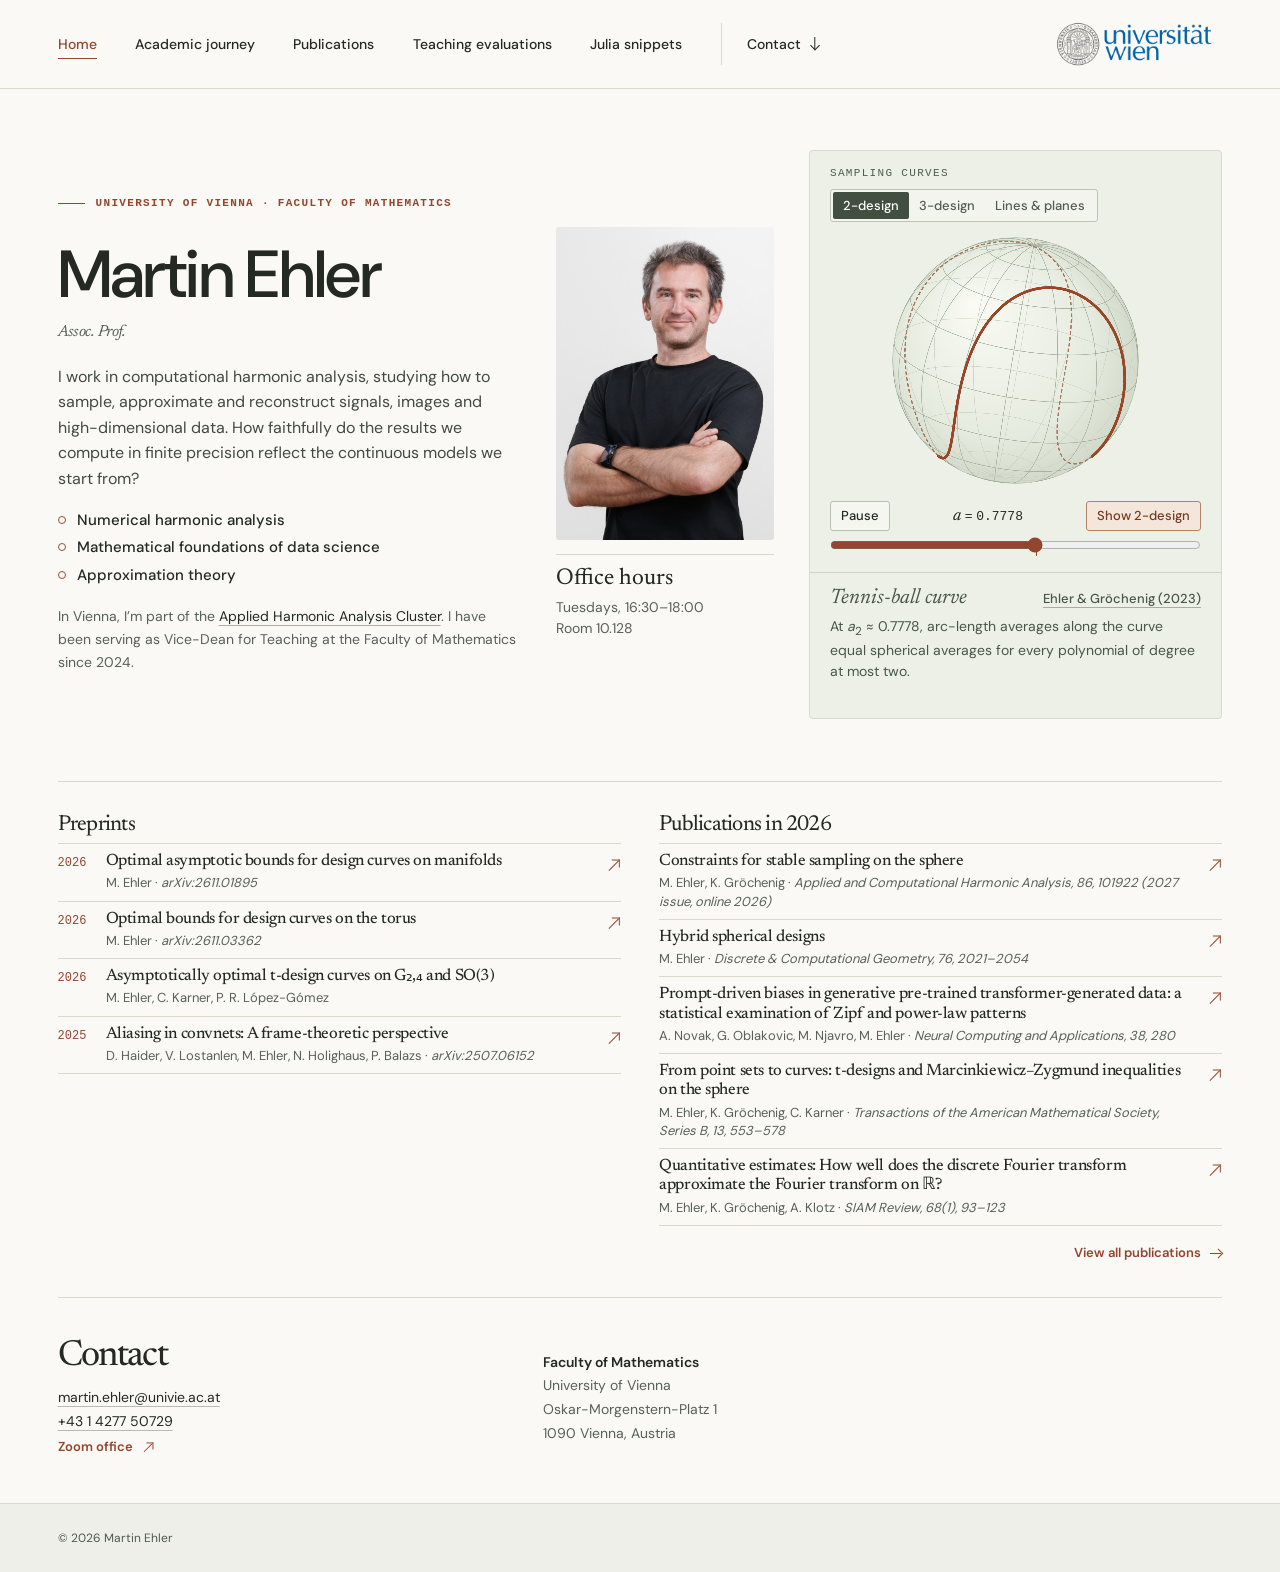
<file: index.html>
<!doctype html>
<html lang="en">
<head>
  <meta charset="utf-8">
  <meta name="viewport" content="width=device-width, initial-scale=1">
  <meta name="description" content="Mathematics at the University of Vienna. Martin Ehler’s research in computational harmonic analysis, recent papers, academic journey and contact details.">
  <meta name="theme-color" content="#faf9f5">
  <title>Martin Ehler | Mathematics, University of Vienna</title>
  <link rel="icon" type="image/png" href="assets/mark.png">
  <link rel="stylesheet" href="assets/site.css">
  
  <script defer src="assets/home.js"></script>
</head>
<body>
  <a class="skip-link" href="#main">Skip to content</a>
  <header class="masthead">
    <div class="wrap masthead-inner">
      <nav class="main-nav" aria-label="Primary navigation">
        <a href="index.html" aria-current="page">Home</a> <a href="academic-journey.html">Academic journey</a> <a href="publications.html">Publications</a>
        <a href="teaching-evaluations.html">Teaching evaluations</a>
        <a href="julia-snippets.html">Julia snippets</a>
        <a class="contact-nav" href="#contact">Contact <span class="link-arrow arrow-down" aria-hidden="true"></span></a>
      </nav>
      <img class="masthead-logo" src="assets/university-of-vienna.png" width="2000" height="1000" alt="University of Vienna">
    </div>
  </header>
  <main class="wrap" id="main" tabindex="-1">
    
  <section class="home-hero" aria-labelledby="name">
    <div class="hero-copy">
      <p class="kicker kicker-line"><span><a href="https://www.univie.ac.at/en/">University of Vienna</a> · <a href="https://mathematik.univie.ac.at/en/">Faculty of Mathematics</a></span></p>
      <h1 id="name">Martin Ehler</h1>
      <p class="role">Assoc. Prof.</p>
      <p class="intro">I work in computational harmonic analysis, studying how to sample, approximate and reconstruct signals, images and high-dimensional data. How faithfully do the results we compute in finite precision reflect the continuous models we start from?</p>
      <ul class="focus-list" aria-label="Research interests">
        <li>Numerical harmonic analysis</li>
        <li>Mathematical foundations of data science</li>
        <li>Approximation theory</li>
      </ul>
      <p class="profile-note">In Vienna, I’m part of the <a href="https://aha.univie.ac.at/">Applied Harmonic Analysis Cluster</a>. I have been serving as Vice-Dean for Teaching at the Faculty of Mathematics since 2024.</p>
    </div>
    <div class="hero-portrait">
      <figure>
        <img src="assets/martin-ehler.jpg" width="756" height="1088" alt="Martin Ehler">
      </figure>
      <section class="office-hours" aria-labelledby="office-hours-title">
        <h2 id="office-hours-title">Office hours</h2>
        <p>Tuesdays, 16:30–18:00<br>Room 10.128</p>
      </section>
    </div>
    <figure class="home-plate" id="geometry">
      <div class="figure-top">
        <span class="figure-title">
          <span class="curves-heading">Sampling curves</span>
          <span class="geometry-heading" inert>Optimal configurations</span>
        </span>
        <div class="curve-choices" role="group" aria-label="Choose a mathematical view" hidden>
          <button type="button" data-degree="2" aria-pressed="true">2-design</button>
          <button type="button" data-degree="3" aria-pressed="false">3-design</button>
          <button type="button" data-view="geometry" aria-pressed="false">Lines &amp; planes</button>
        </div>
      </div>
      <div class="figure-views">
        <div class="curve-view">
          <div class="plate-image-area">
            <img class="sphere-poster" src="assets/sphere.png" width="1024" height="1024" alt="The tennis-ball seam at the spherical 2-design parameter. Its far side is dashed.">
            <canvas class="spherical-curve" width="1024" height="1024" role="img" aria-labelledby="curve-title-2" aria-describedby="curve-view" hidden></canvas>
            <span id="curve-view" hidden>The copper line is solid on the near side of the sphere and dashed on the far side.</span>
          </div>
          <div class="curve-controls" hidden>
            <button type="button" class="play-curve">Play</button>
            <label for="curve-parameter"><i>a</i> = <span class="parameter-value">0.7778</span></label>
            <div class="parameter-track">
              <input type="range" id="curve-parameter" min="0.5" max="1" step="0.0001" value="0.7778" aria-label="Shape parameter a" aria-describedby="design-note-2">
            </div>
            <button type="button" class="show-design">Show 2-design</button>
          </div>
        </div>
        <div class="geometry-view" inert>
          <div class="geometry-stage">
            <canvas class="geometry-canvas" tabindex="0" aria-label="Six lines and six planes in 3D" aria-description="Use the arrow keys to rotate and + or − to zoom."></canvas>
            <p class="geometry-status" role="status">Loading the 3D model…</p>
          </div>
          <div class="geometry-tools">
            <button type="button" class="geometry-spin" disabled>Pause</button>
          </div>
        </div>
      </div>
      <figcaption class="plate-caption">
        <div data-caption="2">
          <div class="caption-heading"><span class="figure-caption-text" id="curve-title-2">Tennis-ball curve</span>
            <a class="curve-source" href="https://doi.org/10.1017/fms.2023.106">Ehler &amp; Gröchenig (2023)</a></div>
          <p id="design-note-2">At <i>a</i><sub>2</sub> ≈ 0.7778, arc-length averages along the curve equal spherical averages for every polynomial of degree at most two.</p>
          <noscript><p><a href="assets/sphere-k3.png">View the spherical 3-design at <i>a</i>₃ ≈ 0.7660</a></p></noscript>
        </div>
        <div data-caption="3" inert>
          <div class="caption-heading"><span class="figure-caption-text" id="curve-title-3">Spherical curve with threefold symmetry</span>
            <a class="curve-source" href="https://doi.org/10.1017/fms.2023.106">Ehler &amp; Gröchenig (2023)</a></div>
          <p id="design-note-3">At <i>a</i><sub>3</sub> ≈ 0.7660, arc-length averages along the curve equal spherical averages for every polynomial of degree at most three.</p>
        </div>
        <div class="geometry-description" data-caption="geometry" inert>
          <div class="caption-heading"><span class="figure-caption-text">Six lines, six planes</span>
            <a class="curve-source" href="https://doi.org/10.1007/s00365-018-9443-5" title="Reproducing Kernels for the Irreducible Components of Polynomial Spaces on Unions of Grassmannians, §7.6">Ehler &amp; Gräf (2019)</a></div>
          <p>Six lines join opposite vertices of a regular icosahedron. Pair each line with its perpendicular plane through the center. Together they form a 3-design with the fewest possible subspaces.</p>
        </div>
      </figcaption>
    </figure>
  </section>

  <section class="home-secondary" aria-label="Recent publications">
    <div class="recent-groups">
      <section aria-labelledby="recent-preprints">
        <h2 id="recent-preprints">Preprints</h2>
        <ul class="highlight-list dated-papers">
          <li>
            <a class="highlight-paper" href="https://arxiv.org/abs/2611.01895">
              <span class="date">2026</span>
              <span><span class="paper-title">Optimal asymptotic bounds for design curves on manifolds</span>
                <span class="byline">M. Ehler · <i>arXiv:2611.01895</i></span></span>
              <span aria-hidden="true" class="link-arrow arrow-out"></span>
            </a>
          </li>
          <li>
            <a class="highlight-paper" href="https://arxiv.org/abs/2611.03362">
              <span class="date">2026</span>
              <span><span class="paper-title">Optimal bounds for design curves on the torus</span>
                <span class="byline">M. Ehler · <i>arXiv:2611.03362</i></span></span>
              <span aria-hidden="true" class="link-arrow arrow-out"></span>
            </a>
          </li>
          <li>
            <div class="highlight-paper">
              <span class="date">2026</span>
              <span><span class="paper-title">Asymptotically optimal t-design curves on G₂,₄ and SO(3)</span>
                <span class="byline">M. Ehler, C. Karner, P. R. López-Gómez</span></span>
            </div>
          </li>
          <li>
            <a class="highlight-paper" href="https://arxiv.org/abs/2507.06152">
              <span class="date">2025</span>
              <span><span class="paper-title">Aliasing in convnets: A frame-theoretic perspective</span>
                <span class="byline">D. Haider, V. Lostanlen, M. Ehler, N. Holighaus, P. Balazs · <i>arXiv:2507.06152</i></span></span>
              <span aria-hidden="true" class="link-arrow arrow-out"></span>
            </a>
          </li>
        </ul>
      </section>
      <section aria-labelledby="recent-2026">
        <h2 id="recent-2026">Publications in 2026</h2>
        <ul class="highlight-list">
          <li>
            <a class="highlight-paper" href="https://doi.org/10.1016/j.acha.2026.101922">
              <span><span class="paper-title">Constraints for stable sampling on the sphere</span>
                <span class="byline">M. Ehler, K. Gröchenig · <i>Applied and Computational Harmonic Analysis, 86, 101922 (2027 issue, online 2026)</i></span></span>
              <span aria-hidden="true" class="link-arrow arrow-out"></span>
            </a>
          </li>
          <li>
            <a class="highlight-paper" href="https://doi.org/10.1007/s00454-026-00861-7">
              <span><span class="paper-title">Hybrid spherical designs</span>
                <span class="byline">M. Ehler · <i>Discrete &amp; Computational Geometry, 76, 2021–2054</i></span></span>
              <span aria-hidden="true" class="link-arrow arrow-out"></span>
            </a>
          </li>
          <li>
            <a class="highlight-paper" href="https://doi.org/10.1007/s00521-026-12062-7">
              <span><span class="paper-title">Prompt-driven biases in generative pre-trained transformer-generated data: a statistical examination of Zipf and power-law patterns</span>
                <span class="byline">A. Novak, G. Oblakovic, M. Njavro, M. Ehler · <i>Neural Computing and Applications, 38, 280</i></span></span>
              <span aria-hidden="true" class="link-arrow arrow-out"></span>
            </a>
          </li>
          <li>
            <a class="highlight-paper" href="https://doi.org/10.1090/btran/259">
              <span><span class="paper-title">From point sets to curves: t-designs and Marcinkiewicz–Zygmund inequalities on the sphere</span>
                <span class="byline">M. Ehler, K. Gröchenig, C. Karner · <i>Transactions of the American Mathematical Society, Series B, 13, 553–578</i></span></span>
              <span aria-hidden="true" class="link-arrow arrow-out"></span>
            </a>
          </li>
          <li>
            <a class="highlight-paper" href="https://doi.org/10.1137/24M1650399">
              <span><span class="paper-title">Quantitative estimates: How well does the discrete Fourier transform approximate the Fourier transform on ℝ?</span>
                <span class="byline">M. Ehler, K. Gröchenig, A. Klotz · <i>SIAM Review, 68(1), 93–123</i></span></span>
              <span aria-hidden="true" class="link-arrow arrow-out"></span>
            </a>
          </li>
        </ul>
      </section>
    </div>
    <p class="archive-link"><a class="mini-link" href="publications.html">View all publications <span aria-hidden="true" class="link-arrow"></span></a></p>
  </section>
  <section class="contact-block" id="contact" aria-labelledby="contact-title">
    <div class="contact-identity">
      <h2 id="contact-title">Contact</h2><a href="mailto:martin.ehler@univie.ac.at">martin.ehler@univie.ac.at</a><br>
      <a href="tel:+431427750729">+43 1 4277 50729</a><br>
      <a class="mini-link" href="https://univienna.zoom.us/j/3444855504">Zoom office <span class="link-arrow arrow-out" aria-hidden="true"></span></a>
    </div>
    <address class="contact-data"><strong>Faculty of Mathematics</strong>University of Vienna<br>Oskar-Morgenstern-Platz 1<br>1090 Vienna, Austria</address>
  </section>

  </main>
  <footer class="site-footer">
    <div class="wrap footer-inner"><span>© 2026 Martin Ehler</span>
    </div>
  </footer>
</body>
</html>
</file>
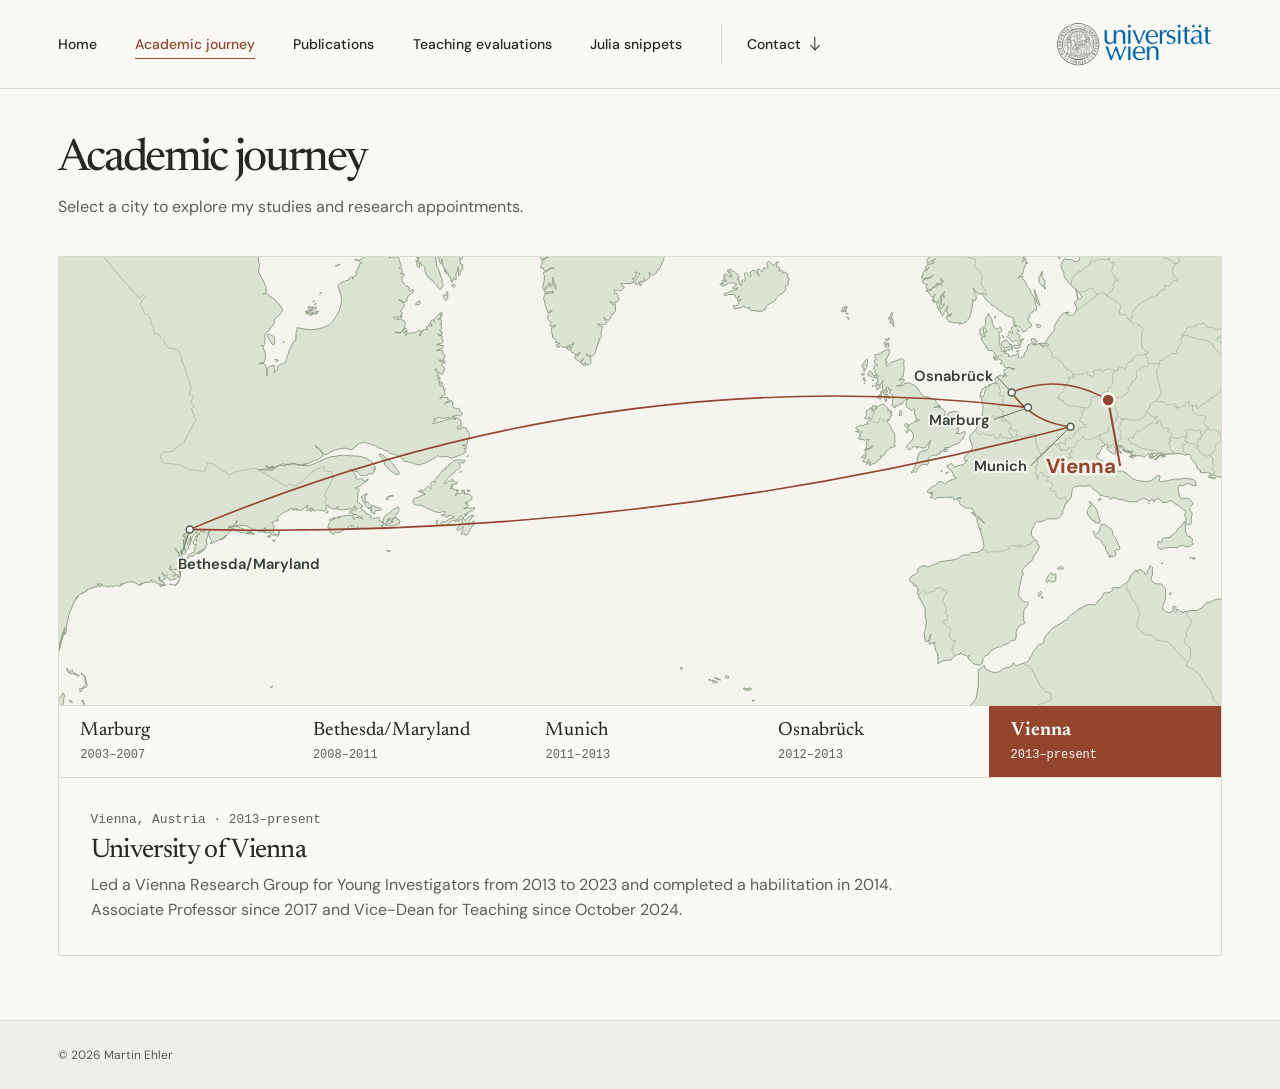
<file: academic-journey.html>
<!doctype html>
<html lang="en">
<head>
  <meta charset="utf-8">
  <meta name="viewport" content="width=device-width, initial-scale=1">
  <meta name="description" content="Explore Martin Ehler’s academic journey from Marburg to Vienna on an interactive map.">
  <meta name="theme-color" content="#faf9f5">
  <title>Academic journey | Martin Ehler</title>
  <link rel="icon" type="image/png" href="assets/mark.png">
  <link rel="stylesheet" href="assets/site.css">
  <link rel="stylesheet" href="assets/journey.css">
  <script defer src="assets/journey.js"></script>
</head>
<body>
  <a class="skip-link" href="#main">Skip to content</a>
  <header class="masthead">
    <div class="wrap masthead-inner">
      <nav class="main-nav" aria-label="Primary navigation">
        <a href="index.html">Home</a> <a href="academic-journey.html" aria-current="page">Academic journey</a> <a href="publications.html">Publications</a>
        <a href="teaching-evaluations.html">Teaching evaluations</a>
        <a href="julia-snippets.html">Julia snippets</a>
        <a class="contact-nav" href="index.html#contact">Contact <span class="link-arrow arrow-down" aria-hidden="true"></span></a>
      </nav>
      <img class="masthead-logo" src="assets/university-of-vienna.png" width="2000" height="1000" alt="University of Vienna">
    </div>
  </header>
  <main class="wrap" id="main" tabindex="-1">
    <header class="page-intro">
      <div><h1>Academic journey</h1><p>Select a city to explore my studies and research appointments.</p></div>
    </header>
    <div class="journey" id="journey">
      <nav class="journey-map" aria-label="Academic appointments by city">
        <div class="journey-geography">
          <img src="assets/journey-atlantic.svg" width="1200" height="520" alt="">
          <svg class="journey-routes" viewBox="0 0 1200 520" aria-hidden="true">
            <path d="M1000 184.25 Q559 132 135 310 Q601 321 1043.9 204.13 Q1005 200 983.18 168.63 Q1033 148 1082.73 176.5"/>
          </svg>
          <svg class="journey-markers" width="100%" height="100%" role="group" aria-label="City markers">
            <svg x="83.3333%" y="35.4325%" width="1" height="1" overflow="visible">
              <a class="journey-point" href="#journey-marburg" aria-label="View the Marburg appointment">
                <path d="M0 0 L-34 12"/><circle r="3.5"/>
                <text x="-38" y="12" text-anchor="end" dominant-baseline="central">Marburg</text>
              </a>
            </svg>
            <svg x="11.25%" y="59.6154%" width="1" height="1" overflow="visible">
              <a class="journey-point" href="#journey-bethesda" aria-label="View the Bethesda/Maryland appointment">
                <path d="M0 0 L-8 24"/><circle r="3.5"/>
                <text x="-12" y="35" text-anchor="start" dominant-baseline="central">Bethesda/Maryland</text>
              </a>
            </svg>
            <svg x="86.9921%" y="39.2554%" width="1" height="1" overflow="visible">
              <a class="journey-point" href="#journey-munich" aria-label="View the Munich appointment">
                <path d="M0 0 L-40 39"/><circle r="3.5"/>
                <text x="-44" y="39" text-anchor="end" dominant-baseline="central">Munich</text>
              </a>
            </svg>
            <svg x="81.9320%" y="32.4298%" width="1" height="1" overflow="visible">
              <a class="journey-point" href="#journey-osnabruck" aria-label="View the Osnabrück appointment">
                <path d="M0 0 L-15 -16"/><circle r="3.5"/>
                <text x="-19" y="-16" text-anchor="end" dominant-baseline="central">Osnabrück</text>
              </a>
            </svg>
            <svg x="90.2275%" y="33.9421%" width="1" height="1" overflow="visible">
              <a class="journey-point" href="#journey-vienna" aria-label="View the Vienna appointment">
                <path d="M0 0 L12 66"/><circle r="3.5"/>
                <text x="8" y="66" text-anchor="end" dominant-baseline="central">Vienna</text>
              </a>
            </svg>
          </svg>
        </div>
      </nav>
      <nav class="journey-stages" aria-label="Academic stages in chronological order">
        <ol>
          <li><a href="#journey-marburg">Marburg<small>2003–2007</small></a></li>
          <li><a href="#journey-bethesda">Bethesda/Maryland<small>2008–2011</small></a></li>
          <li><a href="#journey-munich">Munich<small>2011–2013</small></a></li>
          <li><a href="#journey-osnabruck">Osnabrück<small>2012–2013</small></a></li>
          <li><a href="#journey-vienna">Vienna<small>2013–present</small></a></li>
        </ol>
      </nav>
      <div class="journey-details" aria-live="polite">
        <article class="journey-detail" id="journey-marburg">
          <p class="journey-place">Marburg, Germany · 2003–2007</p>
          <div><h2>Philipps-Universität Marburg</h2><p>Diploma in 2003. Scientific assistant from 2003 to 2007, completing a doctorate (Dr. rer. nat.) <em>summa cum laude</em> in 2007.</p></div>
        </article>
        <article class="journey-detail" id="journey-bethesda">
          <p class="journey-place">Bethesda/Maryland, USA · 2008–2011</p>
          <div><h2>National Institutes of Health</h2><p>Postdoctoral researcher on a visiting fellowship from 2008 to 2011.</p></div>
        </article>
        <article class="journey-detail" id="journey-munich">
          <p class="journey-place">Munich, Germany · 2011–2013</p>
          <div><h2>German Research Center for Environmental Health</h2><p>Postdoctoral researcher from 2011 to 2013.</p></div>
        </article>
        <article class="journey-detail" id="journey-osnabruck">
          <p class="journey-place">Osnabrück, Germany · 2012–2013</p>
          <div><h2>Osnabrück University</h2><p>Visiting professor (W3-Vertretungsprofessur) in 2012–2013.</p></div>
        </article>
        <article class="journey-detail" id="journey-vienna">
          <p class="journey-place">Vienna, Austria · 2013–present</p>
          <div><h2>University of Vienna</h2><p>Led a Vienna Research Group for Young Investigators from 2013 to 2023 and completed a habilitation in 2014. Associate Professor since 2017 and Vice-Dean for Teaching since October 2024.</p></div>
        </article>
      </div>
    </div>
  </main>
  <footer class="site-footer">
    <div class="wrap footer-inner"><span>© 2026 Martin Ehler</span>
    </div>
  </footer>
</body>
</html>
</file>
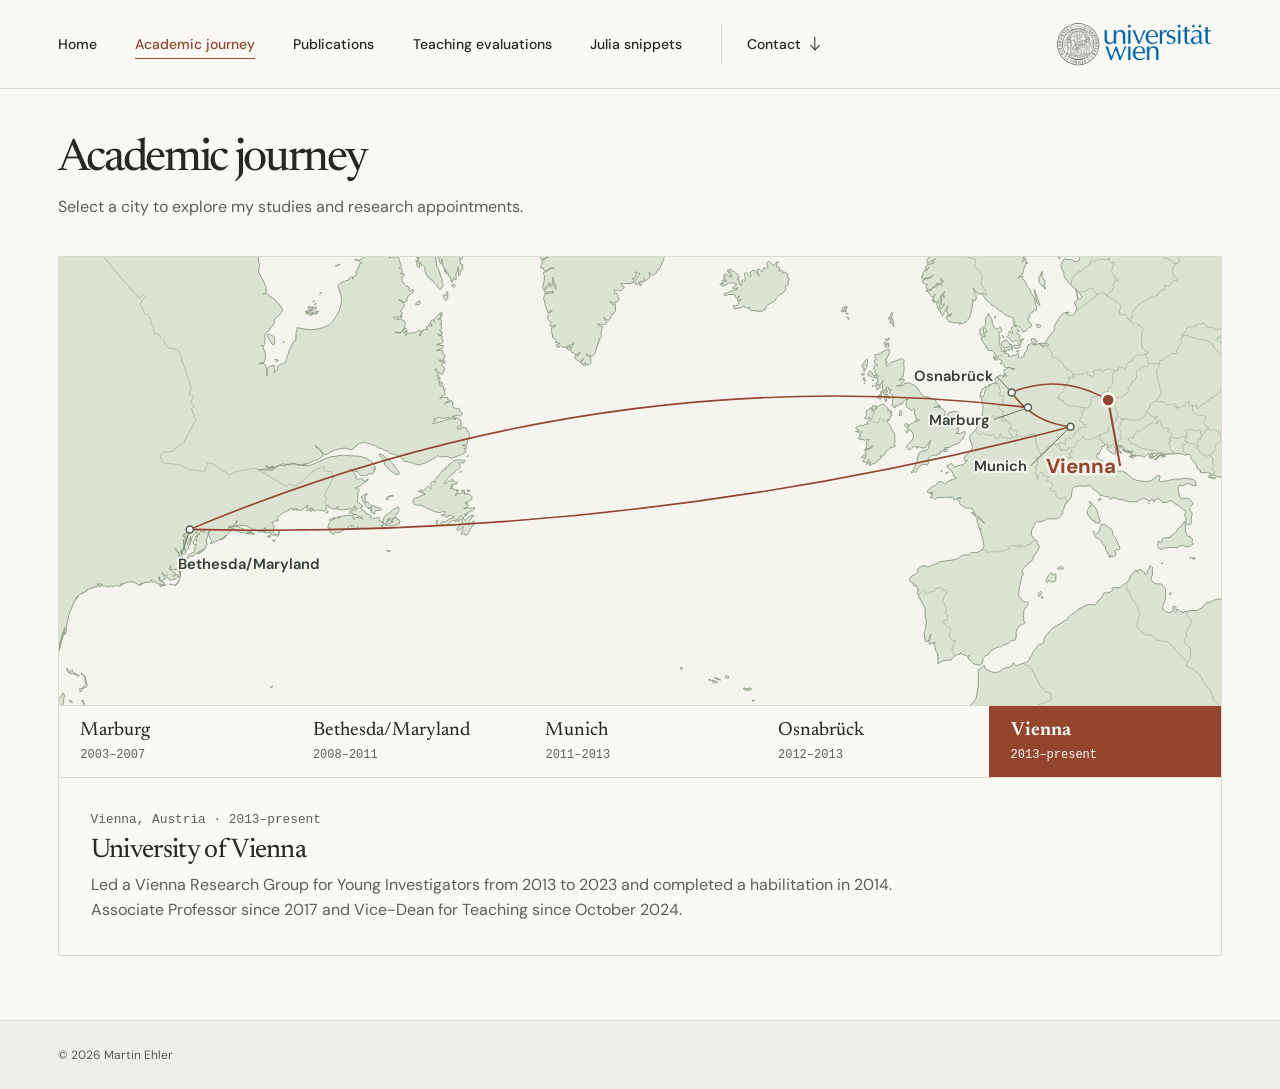
<file: cv.html>
<!doctype html>
<html lang="en">
<head>
  <meta charset="utf-8">
  <meta name="viewport" content="width=device-width, initial-scale=1">
  <title>Academic journey | Martin Ehler</title>
  <script>location.replace("academic-journey.html" + location.hash);</script>
  <meta http-equiv="refresh" content="0;url=academic-journey.html">
</head>
<body><a href="academic-journey.html">Academic journey</a></body>
</html>
</file>
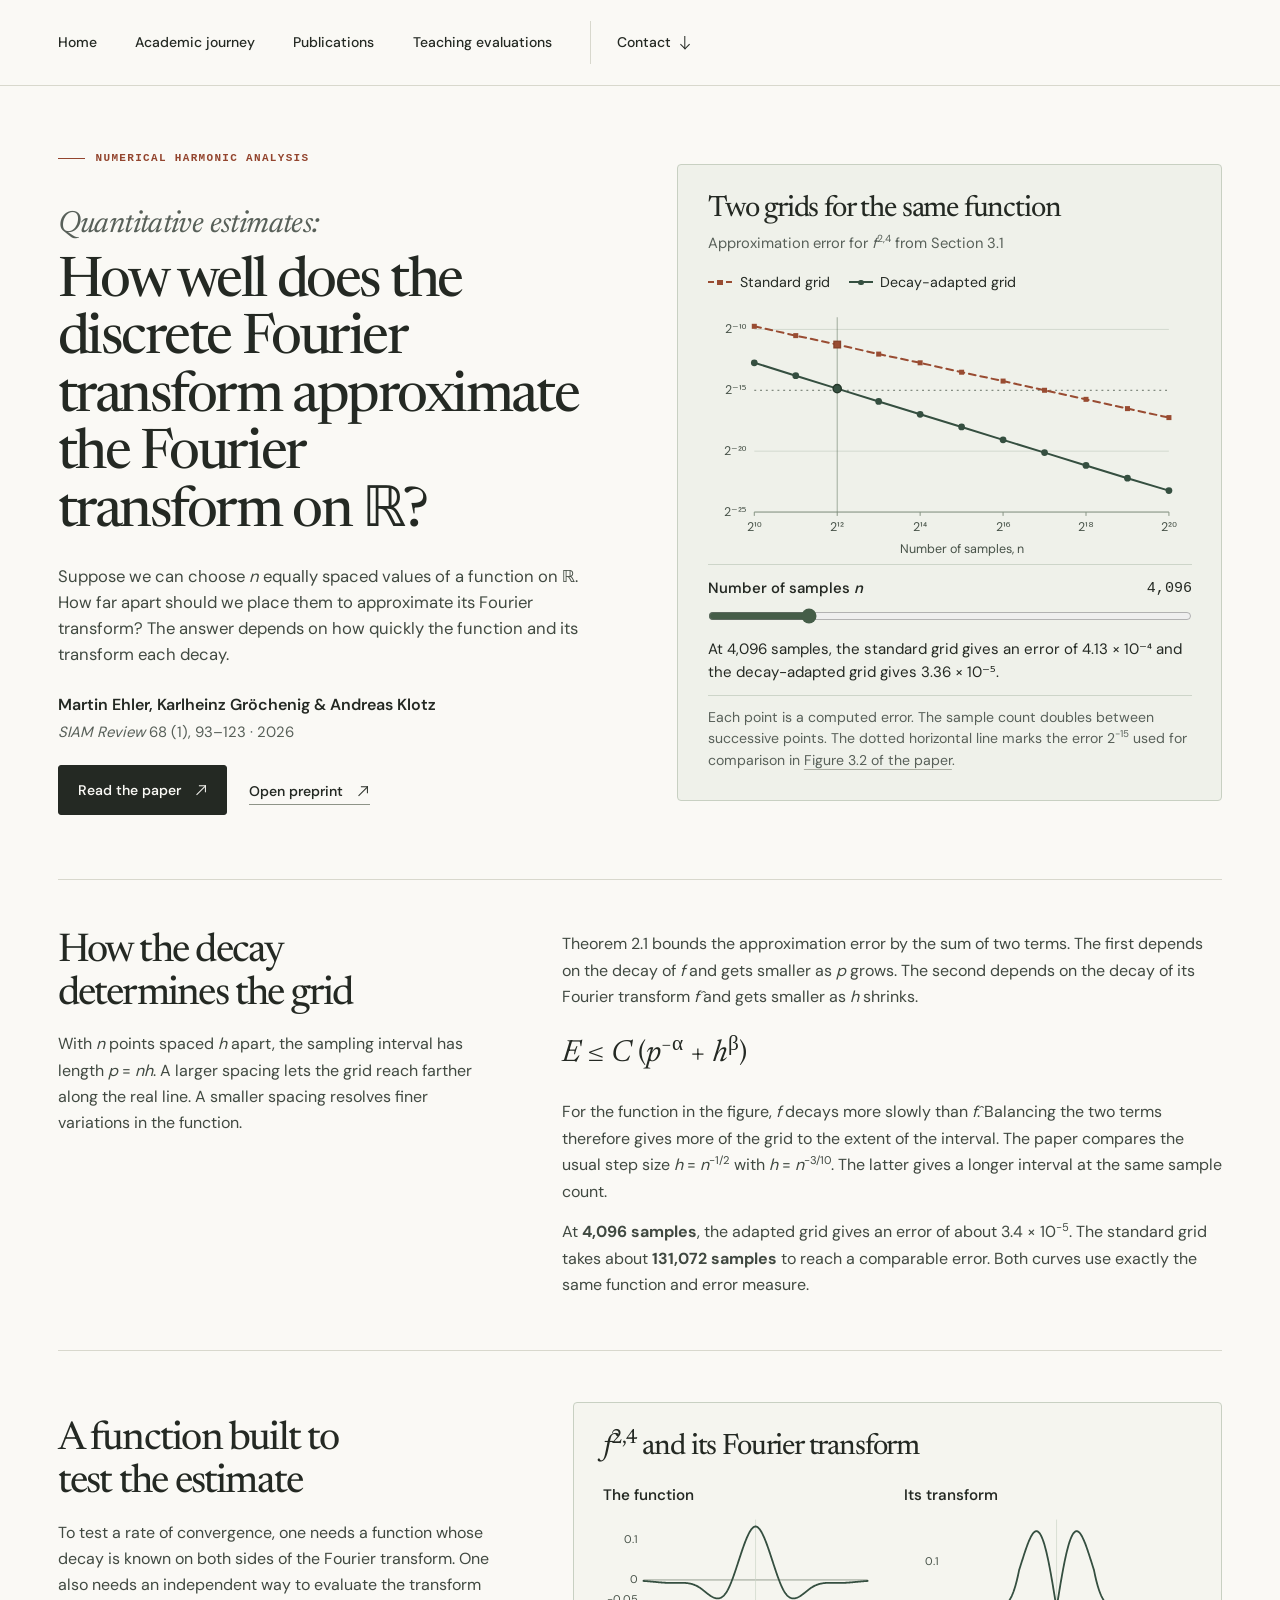
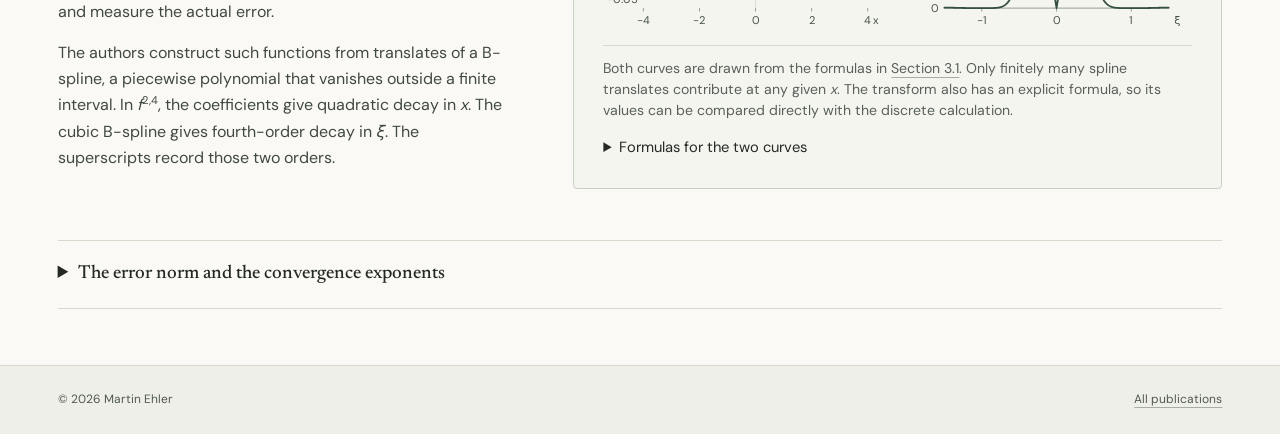
<file: fourier-approximation.html>
<!doctype html>
<html lang="en">
<head>
  <meta charset="utf-8">
  <meta name="viewport" content="width=device-width, initial-scale=1">
  <meta name="theme-color" content="#faf9f5">
  <meta name="description" content="How does the decay of a function and its Fourier transform determine a sampling grid? An illustrated example from the paper by Martin Ehler, Karlheinz Gröchenig and Andreas Klotz.">
  <title>How well does the discrete Fourier transform approximate the Fourier transform on ℝ? | Martin Ehler</title>
  <link rel="icon" type="image/png" href="assets/mark.png">
  <link rel="stylesheet" href="assets/site.css">
  <link rel="stylesheet" href="assets/fourier.css">
  <script defer src="assets/fourier.js"></script>
</head>
<body>
  <a class="skip-link" href="#main">Skip to content</a>
  <header class="masthead">
    <div class="wrap masthead-inner"><nav class="main-nav" aria-label="Primary navigation">
      <a href="index.html">Home</a> <a href="academic-journey.html">Academic journey</a> <a href="publications.html">Publications</a>
      <a href="teaching-evaluations.html">Teaching evaluations</a>
      <a class="contact-nav" href="index.html#contact">Contact <span class="link-arrow arrow-down" aria-hidden="true"></span></a>
    </nav></div>
  </header>
  <main class="paper-wrap" id="main" tabindex="-1">
    <article>
      <div class="paper-opening">
        <header class="paper-intro">
          <p class="kicker kicker-line">Numerical harmonic analysis</p>
          <h1><span class="title-prefix">Quantitative estimates:</span> How well does the discrete Fourier transform approximate the Fourier transform on ℝ?</h1>
          <p class="paper-lead">Suppose we can choose <i>n</i> equally spaced values of a function on ℝ. How far apart should we place them to approximate its Fourier transform? The answer depends on how quickly the function and its transform each decay.</p>
          <p class="paper-authors">Martin Ehler, Karlheinz Gröchenig &amp; Andreas Klotz</p>
          <p class="paper-journal"><i>SIAM Review</i> 68 (1), 93–123 · 2026</p>
          <div class="paper-links"><a class="button" href="https://doi.org/10.1137/24M1650399">Read the paper <span class="link-arrow arrow-out" aria-hidden="true"></span></a>
            <a class="plain-link" href="https://arxiv.org/abs/2403.03810">Open preprint <span class="link-arrow arrow-out" aria-hidden="true"></span></a></div>
        </header>
        <figure class="experiment" aria-labelledby="convergence-title">
          <h2 id="convergence-title">Two grids for the same function</h2>
          <p class="figure-subtitle">Approximation error for <i>f</i><sup>2,4</sup> from Section 3.1</p>
          <ul class="plot-key" aria-label="Grid choices">
            <li><span class="line-key standard-key" aria-hidden="true"></span>Standard grid</li>
            <li><span class="line-key adapted-key" aria-hidden="true"></span>Decay-adapted grid</li>
          </ul>
          <div class="convergence-plot">
            <!-- convergence -->
<svg xmlns="http://www.w3.org/2000/svg" viewBox="0 0 502 277" role="img" aria-label="Computed error for two grids as the number of samples doubles. The decay-adapted grid has smaller errors throughout.">
<line class="guide" x1="48.00" y1="33.62" x2="478.00" y2="33.62"/>
<text x="40.00" y="37.62" text-anchor="end">2⁻¹⁰</text>
<line class="target" x1="48.00" y1="96.75" x2="478.00" y2="96.75"/>
<text x="40.00" y="100.75" text-anchor="end">2⁻¹⁵</text>
<line class="guide" x1="48.00" y1="159.88" x2="478.00" y2="159.88"/>
<text x="40.00" y="163.88" text-anchor="end">2⁻²⁰</text>
<line class="guide" x1="48.00" y1="223.00" x2="478.00" y2="223.00"/>
<text x="40.00" y="227.00" text-anchor="end">2⁻²⁵</text>
<line class="axis" x1="48.00" y1="223.00" x2="48.00" y2="227.00"/>
<text x="48.00" y="243.00" text-anchor="middle">2¹⁰</text>
<line class="axis" x1="134.00" y1="223.00" x2="134.00" y2="227.00"/>
<text x="134.00" y="243.00" text-anchor="middle">2¹²</text>
<line class="axis" x1="220.00" y1="223.00" x2="220.00" y2="227.00"/>
<text x="220.00" y="243.00" text-anchor="middle">2¹⁴</text>
<line class="axis" x1="306.00" y1="223.00" x2="306.00" y2="227.00"/>
<text x="306.00" y="243.00" text-anchor="middle">2¹⁶</text>
<line class="axis" x1="392.00" y1="223.00" x2="392.00" y2="227.00"/>
<text x="392.00" y="243.00" text-anchor="middle">2¹⁸</text>
<line class="axis" x1="478.00" y1="223.00" x2="478.00" y2="227.00"/>
<text x="478.00" y="243.00" text-anchor="middle">2²⁰</text>
<line class="axis" x1="48.00" y1="223.00" x2="478.00" y2="223.00"/>
<text x="263.00" y="266.00" text-anchor="middle">Number of samples, n</text>
<polyline class="standard" points="48.00,30.39 91.00,40.05 134.00,49.31 177.00,59.21 220.00,68.25 263.00,78.00 306.00,87.19 349.00,96.73 392.00,106.12 435.00,115.74 478.00,125.06"/>
<polyline class="adapted" points="48.00,68.22 91.00,81.60 134.00,95.02 177.00,108.30 220.00,121.61 263.00,134.74 306.00,148.14 349.00,161.37 392.00,174.65 435.00,187.91 478.00,200.77"/>
<g data-power="10" data-standard="0.00116665512279" data-adapted="0.000146175396263">
<line class="selection" x1="48.00" y1="21.00" x2="48.00" y2="223.00"/>
<rect class="standard-dot" x="45.40" y="27.79" width="5.2" height="5.2"/>
<circle class="adapted-dot" cx="48.00" cy="68.22" r="3.5"/>
</g>
<g data-power="11" data-standard="0.000686203483904" data-adapted="7.01051660789e-05">
<line class="selection" x1="91.00" y1="21.00" x2="91.00" y2="223.00"/>
<rect class="standard-dot" x="88.40" y="37.45" width="5.2" height="5.2"/>
<circle class="adapted-dot" cx="91.00" cy="81.60" r="3.5"/>
</g>
<g data-power="12" data-standard="0.00041269578668" data-adapted="3.35506951592e-05" class="selected">
<line class="selection" x1="134.00" y1="21.00" x2="134.00" y2="223.00"/>
<rect class="standard-dot" x="131.40" y="46.71" width="5.2" height="5.2"/>
<circle class="adapted-dot" cx="134.00" cy="95.02" r="3.5"/>
</g>
<g data-power="13" data-standard="0.000239642895663" data-adapted="1.61852344339e-05">
<line class="selection" x1="177.00" y1="21.00" x2="177.00" y2="223.00"/>
<rect class="standard-dot" x="174.40" y="56.61" width="5.2" height="5.2"/>
<circle class="adapted-dot" cx="177.00" cy="108.30" r="3.5"/>
</g>
<g data-power="14" data-standard="0.000145930254891" data-adapted="7.7924510618e-06">
<line class="selection" x1="220.00" y1="21.00" x2="220.00" y2="223.00"/>
<rect class="standard-dot" x="217.40" y="65.65" width="5.2" height="5.2"/>
<circle class="adapted-dot" cx="220.00" cy="121.61" r="3.5"/>
</g>
<g data-power="15" data-standard="8.54390487701e-05" data-adapted="3.79150987151e-06">
<line class="selection" x1="263.00" y1="21.00" x2="263.00" y2="223.00"/>
<rect class="standard-dot" x="260.40" y="75.40" width="5.2" height="5.2"/>
<circle class="adapted-dot" cx="263.00" cy="134.74" r="3.5"/>
</g>
<g data-power="16" data-standard="5.15959433929e-05" data-adapted="1.81686263033e-06">
<line class="selection" x1="306.00" y1="21.00" x2="306.00" y2="223.00"/>
<rect class="standard-dot" x="303.40" y="84.59" width="5.2" height="5.2"/>
<circle class="adapted-dot" cx="306.00" cy="148.14" r="3.5"/>
</g>
<g data-power="17" data-standard="3.05442942833e-05" data-adapted="8.78653258652e-07">
<line class="selection" x1="349.00" y1="21.00" x2="349.00" y2="223.00"/>
<rect class="standard-dot" x="346.40" y="94.13" width="5.2" height="5.2"/>
<circle class="adapted-dot" cx="349.00" cy="161.37" r="3.5"/>
</g>
<g data-power="18" data-standard="1.82420807966e-05" data-adapted="4.23770815747e-07">
<line class="selection" x1="392.00" y1="21.00" x2="392.00" y2="223.00"/>
<rect class="standard-dot" x="389.40" y="103.52" width="5.2" height="5.2"/>
<circle class="adapted-dot" cx="392.00" cy="174.65" r="3.5"/>
</g>
<g data-power="19" data-standard="1.07586232924e-05" data-adapted="2.04642196679e-07">
<line class="selection" x1="435.00" y1="21.00" x2="435.00" y2="223.00"/>
<rect class="standard-dot" x="432.40" y="113.14" width="5.2" height="5.2"/>
<circle class="adapted-dot" cx="435.00" cy="187.91" r="3.5"/>
</g>
<g data-power="20" data-standard="6.44956367286e-06" data-adapted="1.01012005865e-07">
<line class="selection" x1="478.00" y1="21.00" x2="478.00" y2="223.00"/>
<rect class="standard-dot" x="475.40" y="122.46" width="5.2" height="5.2"/>
<circle class="adapted-dot" cx="478.00" cy="200.77" r="3.5"/>
</g>
</svg>
<!-- /convergence -->
          </div>
          <div class="sample-control" hidden>
            <label for="sample-power">Number of samples <i>n</i></label>
            <output id="sample-count" for="sample-power">4,096</output>
            <input id="sample-power" type="range" min="10" max="20" value="12" step="1" aria-valuetext="4,096 samples">
          </div>
          <p id="error-values" class="error-values" aria-live="polite">At 4,096 samples, the standard grid gives an error of 4.13 × 10⁻⁴ and the decay-adapted grid gives 3.36 × 10⁻⁵.</p>
          <figcaption>Each point is a computed error. The sample count doubles between successive points. The dotted horizontal line marks the error 2<sup>−15</sup> used for comparison in <a href="https://arxiv.org/pdf/2403.03810#page=10">Figure 3.2 of the paper</a>.</figcaption>
        </figure>
      </div>
      <section class="paper-section result-row" aria-labelledby="grid-heading">
        <div class="section-intro">
          <h2 id="grid-heading">How the decay determines the grid</h2>
          <p>With <i>n</i> points spaced <i>h</i> apart, the sampling interval has length <i>p</i> = <i>nh</i>. A larger spacing lets the grid reach farther along the real line. A smaller spacing resolves finer variations in the function.</p>
        </div>
        <div class="paper-prose">
          <p>Theorem 2.1 bounds the approximation error by the sum of two terms. The first depends on the decay of <i>f</i> and gets smaller as <i>p</i> grows. The second depends on the decay of its Fourier transform <i>f̂</i> and gets smaller as <i>h</i> shrinks.</p>
          <p class="display-math" aria-label="Error is at most C times the sum of p to the minus alpha and h to the beta"><i>E</i> ≤ <i>C</i> (<i>p</i><sup>−α</sup> + <i>h</i><sup>β</sup>)</p>
          <p>For the function in the figure, <i>f</i> decays more slowly than <i>f̂</i>. Balancing the two terms therefore gives more of the grid to the extent of the interval. The paper compares the usual step size <i>h</i> = <i>n</i><sup>−1/2</sup> with <i>h</i> = <i>n</i><sup>−3/10</sup>. The latter gives a longer interval at the same sample count.</p>
          <p>At <strong>4,096 samples</strong>, the adapted grid gives an error of about 3.4 × 10<sup>−5</sup>. The standard grid takes about <strong>131,072 samples</strong> to reach a comparable error. Both curves use exactly the same function and error measure.</p>
        </div>
      </section>
      <section class="paper-section example-row" aria-labelledby="function-heading">
        <div class="section-intro">
          <h2 id="function-heading">A function built to test the estimate</h2>
          <p>To test a rate of convergence, one needs a function whose decay is known on both sides of the Fourier transform. One also needs an independent way to evaluate the transform and measure the actual error.</p>
          <p>The authors construct such functions from translates of a B-spline, a piecewise polynomial that vanishes outside a finite interval. In <i>f</i><sup>2,4</sup>, the coefficients give quadratic decay in <i>x</i>. The cubic B-spline gives fourth-order decay in <i>ξ</i>. The superscripts record those two orders.</p>
        </div>
        <figure class="profiles" aria-labelledby="profiles-heading">
          <h3 id="profiles-heading"><i>f</i><sup>2,4</sup> and its Fourier transform</h3>
          <div class="profile-grid">
            <div><h4>The function</h4><!-- function-profile -->
<svg xmlns="http://www.w3.org/2000/svg" viewBox="0 0 335 140" role="img" aria-label="The real function, with a central peak and negative side lobes.">
<line class="axis" x1="47.00" y1="80.23" x2="308.00" y2="80.23"/>
<line class="guide" x1="177.50" y1="10.00" x2="177.50" y2="113.00"/>
<text x="41.00" y="107.64" text-anchor="end">−0.05</text>
<text x="41.00" y="84.23" text-anchor="end">0</text>
<text x="41.00" y="37.41" text-anchor="end">0.1</text>
<line class="axis" x1="47.00" y1="113.00" x2="47.00" y2="117.00"/>
<text x="47.00" y="132.00" text-anchor="middle">−4</text>
<line class="axis" x1="112.25" y1="113.00" x2="112.25" y2="117.00"/>
<text x="112.25" y="132.00" text-anchor="middle">−2</text>
<line class="axis" x1="177.50" y1="113.00" x2="177.50" y2="117.00"/>
<text x="177.50" y="132.00" text-anchor="middle">0</text>
<line class="axis" x1="242.75" y1="113.00" x2="242.75" y2="117.00"/>
<text x="242.75" y="132.00" text-anchor="middle">2</text>
<line class="axis" x1="308.00" y1="113.00" x2="308.00" y2="117.00"/>
<text x="308.00" y="132.00" text-anchor="middle">4</text>
<polyline class="adapted" points="47.00,81.42 47.54,81.45 48.09,81.48 48.63,81.51 49.18,81.55 49.72,81.59 50.26,81.62 50.81,81.66 51.35,81.70 51.89,81.75 52.44,81.79 52.98,81.83 53.53,81.88 54.07,81.93 54.61,81.97 55.16,82.02 55.70,82.07 56.24,82.12 56.79,82.17 57.33,82.22 57.88,82.27 58.42,82.32 58.96,82.38 59.51,82.43 60.05,82.48 60.59,82.53 61.14,82.59 61.68,82.64 62.23,82.69 62.77,82.74 63.31,82.79 63.86,82.84 64.40,82.89 64.94,82.94 65.49,82.99 66.03,83.04 66.58,83.09 67.12,83.13 67.66,83.18 68.21,83.22 68.75,83.26 69.29,83.31 69.84,83.35 70.38,83.39 70.92,83.42 71.47,83.46 72.01,83.49 72.56,83.52 73.10,83.55 73.64,83.58 74.19,83.61 74.73,83.63 75.28,83.65 75.82,83.67 76.36,83.69 76.91,83.71 77.45,83.72 77.99,83.73 78.54,83.74 79.08,83.74 79.62,83.74 80.17,83.74 80.71,83.74 81.26,83.73 81.80,83.72 82.34,83.71 82.89,83.70 83.43,83.69 83.97,83.67 84.52,83.66 85.06,83.64 85.61,83.63 86.15,83.61 86.69,83.60 87.24,83.59 87.78,83.58 88.32,83.57 88.87,83.56 89.41,83.55 89.96,83.55 90.50,83.55 91.04,83.55 91.59,83.55 92.13,83.56 92.67,83.57 93.22,83.59 93.76,83.61 94.31,83.63 94.85,83.66 95.39,83.70 95.94,83.74 96.48,83.79 97.03,83.84 97.57,83.90 98.11,83.97 98.66,84.04 99.20,84.12 99.74,84.21 100.29,84.30 100.83,84.41 101.38,84.52 101.92,84.64 102.46,84.77 103.01,84.91 103.55,85.06 104.09,85.22 104.64,85.39 105.18,85.57 105.72,85.77 106.27,85.97 106.81,86.18 107.36,86.41 107.90,86.64 108.44,86.89 108.99,87.16 109.53,87.43 110.08,87.72 110.62,88.02 111.16,88.34 111.71,88.67 112.25,89.01 112.79,89.37 113.34,89.74 113.88,90.13 114.42,90.52 114.97,90.93 115.51,91.34 116.06,91.76 116.60,92.19 117.14,92.62 117.69,93.05 118.23,93.49 118.78,93.93 119.32,94.37 119.86,94.81 120.41,95.24 120.95,95.67 121.49,96.10 122.04,96.52 122.58,96.93 123.12,97.33 123.67,97.73 124.21,98.11 124.76,98.48 125.30,98.84 125.84,99.18 126.39,99.51 126.93,99.82 127.48,100.11 128.02,100.38 128.56,100.63 129.11,100.86 129.65,101.06 130.19,101.24 130.74,101.40 131.28,101.52 131.82,101.62 132.37,101.69 132.91,101.73 133.46,101.74 134.00,101.71 134.54,101.65 135.09,101.56 135.63,101.42 136.18,101.25 136.72,101.04 137.26,100.79 137.81,100.50 138.35,100.16 138.89,99.78 139.44,99.36 139.98,98.89 140.53,98.37 141.07,97.80 141.61,97.18 142.16,96.51 142.70,95.79 143.24,95.01 143.79,94.18 144.33,93.29 144.88,92.34 145.42,91.34 145.96,90.28 146.51,89.16 147.05,88.00 147.59,86.78 148.14,85.52 148.68,84.22 149.22,82.87 149.77,81.49 150.31,80.06 150.86,78.61 151.40,77.12 151.94,75.61 152.49,74.07 153.03,72.50 153.57,70.91 154.12,69.31 154.66,67.68 155.21,66.05 155.75,64.40 156.29,62.75 156.84,61.08 157.38,59.42 157.93,57.75 158.47,56.09 159.01,54.42 159.56,52.77 160.10,51.12 160.64,49.48 161.19,47.86 161.73,46.26 162.27,44.67 162.82,43.10 163.36,41.56 163.91,40.04 164.45,38.56 164.99,37.10 165.54,35.68 166.08,34.29 166.62,32.95 167.17,31.64 167.71,30.38 168.26,29.16 168.80,28.00 169.34,26.88 169.89,25.82 170.43,24.81 170.97,23.87 171.52,22.98 172.06,22.16 172.61,21.41 173.15,20.72 173.69,20.10 174.24,19.56 174.78,19.10 175.32,18.71 175.87,18.41 176.41,18.19 176.96,18.05 177.50,18.01 178.04,18.05 178.59,18.19 179.13,18.41 179.67,18.71 180.22,19.10 180.76,19.56 181.31,20.10 181.85,20.72 182.39,21.41 182.94,22.16 183.48,22.98 184.03,23.87 184.57,24.81 185.11,25.82 185.66,26.88 186.20,28.00 186.74,29.16 187.29,30.38 187.83,31.64 188.38,32.95 188.92,34.29 189.46,35.68 190.01,37.10 190.55,38.56 191.09,40.04 191.64,41.56 192.18,43.10 192.72,44.67 193.27,46.26 193.81,47.86 194.36,49.48 194.90,51.12 195.44,52.77 195.99,54.42 196.53,56.09 197.07,57.75 197.62,59.42 198.16,61.08 198.71,62.75 199.25,64.40 199.79,66.05 200.34,67.68 200.88,69.31 201.43,70.91 201.97,72.50 202.51,74.07 203.06,75.61 203.60,77.12 204.14,78.61 204.69,80.06 205.23,81.49 205.77,82.87 206.32,84.22 206.86,85.52 207.41,86.78 207.95,88.00 208.49,89.16 209.04,90.28 209.58,91.34 210.12,92.34 210.67,93.29 211.21,94.18 211.76,95.01 212.30,95.79 212.84,96.51 213.39,97.18 213.93,97.80 214.47,98.37 215.02,98.89 215.56,99.36 216.11,99.78 216.65,100.16 217.19,100.50 217.74,100.79 218.28,101.04 218.82,101.25 219.37,101.42 219.91,101.56 220.46,101.65 221.00,101.71 221.54,101.74 222.09,101.73 222.63,101.69 223.18,101.62 223.72,101.52 224.26,101.40 224.81,101.24 225.35,101.06 225.89,100.86 226.44,100.63 226.98,100.38 227.53,100.11 228.07,99.82 228.61,99.51 229.16,99.18 229.70,98.84 230.24,98.48 230.79,98.11 231.33,97.73 231.88,97.33 232.42,96.93 232.96,96.52 233.51,96.10 234.05,95.67 234.59,95.24 235.14,94.81 235.68,94.37 236.22,93.93 236.77,93.49 237.31,93.05 237.86,92.62 238.40,92.19 238.94,91.76 239.49,91.34 240.03,90.93 240.58,90.52 241.12,90.13 241.66,89.74 242.21,89.37 242.75,89.01 243.29,88.67 243.84,88.34 244.38,88.02 244.92,87.72 245.47,87.43 246.01,87.16 246.56,86.89 247.10,86.64 247.64,86.41 248.19,86.18 248.73,85.97 249.28,85.77 249.82,85.57 250.36,85.39 250.91,85.22 251.45,85.06 251.99,84.91 252.54,84.77 253.08,84.64 253.62,84.52 254.17,84.41 254.71,84.30 255.26,84.21 255.80,84.12 256.34,84.04 256.89,83.97 257.43,83.90 257.98,83.84 258.52,83.79 259.06,83.74 259.61,83.70 260.15,83.66 260.69,83.63 261.24,83.61 261.78,83.59 262.32,83.57 262.87,83.56 263.41,83.55 263.96,83.55 264.50,83.55 265.04,83.55 265.59,83.55 266.13,83.56 266.68,83.57 267.22,83.58 267.76,83.59 268.31,83.60 268.85,83.61 269.39,83.63 269.94,83.64 270.48,83.66 271.02,83.67 271.57,83.69 272.11,83.70 272.66,83.71 273.20,83.72 273.74,83.73 274.29,83.74 274.83,83.74 275.38,83.74 275.92,83.74 276.46,83.74 277.01,83.73 277.55,83.72 278.09,83.71 278.64,83.69 279.18,83.67 279.73,83.65 280.27,83.63 280.81,83.61 281.36,83.58 281.90,83.55 282.44,83.52 282.99,83.49 283.53,83.46 284.07,83.42 284.62,83.39 285.16,83.35 285.71,83.31 286.25,83.26 286.79,83.22 287.34,83.18 287.88,83.13 288.42,83.09 288.97,83.04 289.51,82.99 290.06,82.94 290.60,82.89 291.14,82.84 291.69,82.79 292.23,82.74 292.77,82.69 293.32,82.64 293.86,82.59 294.41,82.53 294.95,82.48 295.49,82.43 296.04,82.38 296.58,82.32 297.12,82.27 297.67,82.22 298.21,82.17 298.76,82.12 299.30,82.07 299.84,82.02 300.39,81.97 300.93,81.93 301.48,81.88 302.02,81.83 302.56,81.79 303.11,81.75 303.65,81.70 304.19,81.66 304.74,81.62 305.28,81.59 305.82,81.55 306.37,81.51 306.91,81.48 307.46,81.45 308.00,81.42"/>
<text x="318.00" y="132.00" text-anchor="middle">x</text>
</svg>
<!-- /function-profile --></div>
            <div><h4>Its transform</h4><!-- transform-profile -->
<svg xmlns="http://www.w3.org/2000/svg" viewBox="0 0 335 140" role="img" aria-label="Its exact Fourier transform, with a zero at the origin and two equal positive peaks.">
<line class="axis" x1="47.00" y1="113.00" x2="308.00" y2="113.00"/>
<line class="guide" x1="177.50" y1="10.00" x2="177.50" y2="113.00"/>
<text x="41.00" y="117.00" text-anchor="end">0</text>
<text x="41.00" y="62.79" text-anchor="end">0.1</text>
<line class="axis" x1="90.50" y1="113.00" x2="90.50" y2="117.00"/>
<text x="90.50" y="132.00" text-anchor="middle">−1</text>
<line class="axis" x1="177.50" y1="113.00" x2="177.50" y2="117.00"/>
<text x="177.50" y="132.00" text-anchor="middle">0</text>
<line class="axis" x1="264.50" y1="113.00" x2="264.50" y2="117.00"/>
<text x="264.50" y="132.00" text-anchor="middle">1</text>
<polyline class="adapted" points="47.00,112.45 47.54,112.45 48.09,112.45 48.63,112.45 49.17,112.45 49.72,112.45 50.26,112.45 50.81,112.46 51.35,112.46 51.89,112.47 52.44,112.47 52.98,112.48 53.52,112.49 54.07,112.50 54.61,112.51 55.16,112.52 55.70,112.53 56.24,112.54 56.79,112.55 57.33,112.56 57.88,112.57 58.42,112.59 58.96,112.60 59.51,112.62 60.05,112.63 60.59,112.65 61.14,112.66 61.68,112.67 62.23,112.69 62.77,112.70 63.31,112.72 63.86,112.73 64.40,112.75 64.94,112.76 65.49,112.78 66.03,112.79 66.58,112.81 67.12,112.82 67.66,112.83 68.21,112.85 68.75,112.86 69.29,112.87 69.84,112.88 70.38,112.89 70.92,112.90 71.47,112.91 72.01,112.92 72.56,112.93 73.10,112.94 73.64,112.94 74.19,112.95 74.73,112.96 75.27,112.96 75.82,112.97 76.36,112.97 76.91,112.98 77.45,112.98 77.99,112.98 78.54,112.99 79.08,112.99 79.62,112.99 80.17,112.99 80.71,112.99 81.26,113.00 81.80,113.00 82.34,113.00 82.89,113.00 83.43,113.00 83.97,113.00 84.52,113.00 85.06,113.00 85.61,113.00 86.15,113.00 86.69,113.00 87.24,113.00 87.78,113.00 88.33,113.00 88.87,113.00 89.41,113.00 89.96,113.00 90.50,113.00 91.04,113.00 91.59,113.00 92.13,113.00 92.68,113.00 93.22,113.00 93.76,113.00 94.31,113.00 94.85,113.00 95.39,113.00 95.94,113.00 96.48,113.00 97.03,113.00 97.57,113.00 98.11,113.00 98.66,112.99 99.20,112.99 99.74,112.99 100.29,112.99 100.83,112.98 101.38,112.97 101.92,112.97 102.46,112.96 103.01,112.95 103.55,112.93 104.09,112.92 104.64,112.90 105.18,112.87 105.72,112.84 106.27,112.81 106.81,112.77 107.36,112.73 107.90,112.68 108.44,112.62 108.99,112.55 109.53,112.47 110.08,112.38 110.62,112.28 111.16,112.17 111.71,112.04 112.25,111.90 112.79,111.74 113.34,111.56 113.88,111.37 114.42,111.15 114.97,110.91 115.51,110.64 116.06,110.34 116.60,110.02 117.14,109.67 117.69,109.28 118.23,108.86 118.78,108.40 119.32,107.89 119.86,107.35 120.41,106.76 120.95,106.12 121.49,105.43 122.04,104.69 122.58,103.89 123.12,103.04 123.67,102.11 124.21,101.13 124.76,100.07 125.30,98.95 125.84,97.75 126.39,96.47 126.93,95.10 127.48,93.66 128.02,92.12 128.56,90.50 129.11,88.77 129.65,86.95 130.19,85.03 130.74,83.01 131.28,80.87 131.82,78.63 132.37,76.27 132.91,73.79 133.46,71.20 134.00,68.48 134.54,66.80 135.09,65.11 135.63,63.41 136.18,61.71 136.72,60.00 137.26,58.29 137.81,56.58 138.35,54.88 138.89,53.19 139.44,51.50 139.98,49.84 140.52,48.19 141.07,46.56 141.61,44.96 142.16,43.39 142.70,41.86 143.24,40.36 143.79,38.90 144.33,37.48 144.88,36.11 145.42,34.80 145.96,33.53 146.51,32.33 147.05,31.19 147.59,30.12 148.14,29.11 148.68,28.17 149.23,27.32 149.77,26.54 150.31,25.84 150.86,25.23 151.40,24.70 151.94,24.27 152.49,23.93 153.03,23.68 153.57,23.53 154.12,23.48 154.66,23.54 155.21,23.69 155.75,23.96 156.29,24.32 156.84,24.80 157.38,25.39 157.93,26.08 158.47,26.89 159.01,27.80 159.56,28.83 160.10,29.96 160.64,31.21 161.19,32.57 161.73,34.03 162.28,35.61 162.82,37.29 163.36,39.07 163.91,40.96 164.45,42.95 164.99,45.04 165.54,47.23 166.08,49.51 166.62,51.89 167.17,54.35 167.71,56.91 168.26,59.54 168.80,62.25 169.34,65.04 169.89,67.90 170.43,70.83 170.98,73.82 171.52,76.87 172.06,79.98 172.61,83.14 173.15,86.34 173.69,89.58 174.24,92.86 174.78,96.17 175.33,99.50 175.87,102.86 176.41,106.23 176.96,109.61 177.50,113.00 178.04,109.61 178.59,106.23 179.13,102.86 179.68,99.50 180.22,96.17 180.76,92.86 181.31,89.58 181.85,86.34 182.39,83.14 182.94,79.98 183.48,76.87 184.03,73.82 184.57,70.83 185.11,67.90 185.66,65.04 186.20,62.25 186.74,59.54 187.29,56.91 187.83,54.35 188.38,51.89 188.92,49.51 189.46,47.23 190.01,45.04 190.55,42.95 191.09,40.96 191.64,39.07 192.18,37.29 192.72,35.61 193.27,34.03 193.81,32.57 194.36,31.21 194.90,29.96 195.44,28.83 195.99,27.80 196.53,26.89 197.08,26.08 197.62,25.39 198.16,24.80 198.71,24.32 199.25,23.96 199.79,23.69 200.34,23.54 200.88,23.48 201.43,23.53 201.97,23.68 202.51,23.93 203.06,24.27 203.60,24.70 204.14,25.23 204.69,25.84 205.23,26.54 205.78,27.32 206.32,28.17 206.86,29.11 207.41,30.12 207.95,31.19 208.49,32.33 209.04,33.53 209.58,34.80 210.12,36.11 210.67,37.48 211.21,38.90 211.76,40.36 212.30,41.86 212.84,43.39 213.39,44.96 213.93,46.56 214.47,48.19 215.02,49.84 215.56,51.50 216.11,53.19 216.65,54.88 217.19,56.58 217.74,58.29 218.28,60.00 218.83,61.71 219.37,63.41 219.91,65.11 220.46,66.80 221.00,68.48 221.54,71.20 222.09,73.79 222.63,76.27 223.17,78.63 223.72,80.87 224.26,83.01 224.81,85.03 225.35,86.95 225.89,88.77 226.44,90.50 226.98,92.12 227.53,93.66 228.07,95.10 228.61,96.47 229.16,97.75 229.70,98.95 230.24,100.07 230.79,101.13 231.33,102.11 231.88,103.04 232.42,103.89 232.96,104.69 233.51,105.43 234.05,106.12 234.59,106.76 235.14,107.35 235.68,107.89 236.23,108.40 236.77,108.86 237.31,109.28 237.86,109.67 238.40,110.02 238.94,110.34 239.49,110.64 240.03,110.91 240.58,111.15 241.12,111.37 241.66,111.56 242.21,111.74 242.75,111.90 243.29,112.04 243.84,112.17 244.38,112.28 244.92,112.38 245.47,112.47 246.01,112.55 246.56,112.62 247.10,112.68 247.64,112.73 248.19,112.77 248.73,112.81 249.28,112.84 249.82,112.87 250.36,112.90 250.91,112.92 251.45,112.93 251.99,112.95 252.54,112.96 253.08,112.97 253.62,112.97 254.17,112.98 254.71,112.99 255.26,112.99 255.80,112.99 256.34,112.99 256.89,113.00 257.43,113.00 257.98,113.00 258.52,113.00 259.06,113.00 259.61,113.00 260.15,113.00 260.69,113.00 261.24,113.00 261.78,113.00 262.33,113.00 262.87,113.00 263.41,113.00 263.96,113.00 264.50,113.00 265.04,113.00 265.59,113.00 266.13,113.00 266.68,113.00 267.22,113.00 267.76,113.00 268.31,113.00 268.85,113.00 269.39,113.00 269.94,113.00 270.48,113.00 271.02,113.00 271.57,113.00 272.11,113.00 272.66,113.00 273.20,113.00 273.74,113.00 274.29,112.99 274.83,112.99 275.38,112.99 275.92,112.99 276.46,112.99 277.01,112.98 277.55,112.98 278.09,112.98 278.64,112.97 279.18,112.97 279.73,112.96 280.27,112.96 280.81,112.95 281.36,112.94 281.90,112.94 282.44,112.93 282.99,112.92 283.53,112.91 284.08,112.90 284.62,112.89 285.16,112.88 285.71,112.87 286.25,112.86 286.79,112.85 287.34,112.83 287.88,112.82 288.43,112.81 288.97,112.79 289.51,112.78 290.06,112.76 290.60,112.75 291.14,112.73 291.69,112.72 292.23,112.70 292.77,112.69 293.32,112.67 293.86,112.66 294.41,112.65 294.95,112.63 295.49,112.62 296.04,112.60 296.58,112.59 297.12,112.57 297.67,112.56 298.21,112.55 298.76,112.54 299.30,112.53 299.84,112.52 300.39,112.51 300.93,112.50 301.48,112.49 302.02,112.48 302.56,112.47 303.11,112.47 303.65,112.46 304.19,112.46 304.74,112.45 305.28,112.45 305.82,112.45 306.37,112.45 306.91,112.45 307.46,112.45 308.00,112.45"/>
<text x="318.00" y="132.00" text-anchor="middle">ξ</text>
</svg>
<!-- /transform-profile --></div>
          </div>
          <figcaption>Both curves are drawn from the formulas in <a href="https://arxiv.org/html/2403.03810v2#S3.SS1">Section 3.1</a>. Only finitely many spline translates contribute at any given <i>x</i>. The transform also has an explicit formula, so its values can be compared directly with the discrete calculation.</figcaption>
          <details class="curve-formulas">
            <summary>Formulas for the two curves</summary>
            <p>The function is the sum of the translates <i>B</i><sub>4</sub>(<i>x</i> − <i>k</i>) of the centered cubic B-spline. The coefficient is 1/4 at <i>k</i> = 0, −1/(π<i>k</i>)<sup>2</sup> at odd integers, and zero at all other integers.</p>
            <p>Its transform is <span class="inline-formula">sinc<sup>4</sup>(<i>ξ</i>) dist(<i>ξ</i>, ℤ)</span>, where sinc(<i>ξ</i>) = sin(π<i>ξ</i>)/(π<i>ξ</i>) with sinc(0) = 1. The second factor is the distance to the nearest integer.</p>
          </details>
        </figure>
      </section>
      <details class="math-note">
        <summary>The error norm and the convergence exponents</summary>
        <div>
          <p>At each grid point <i>k/p</i>, compare the exact value <i>f̂</i>(<i>k/p</i>) with the scaled discrete Fourier transform of the values <i>f</i>(<i>jh</i>). The error <i>E</i> in equation (2.2) is the square root of the sum of the squared absolute differences divided by <i>p</i>. The indices satisfy −<i>n</i>/2 &lt; <i>j</i>, <i>k</i> ≤ <i>n</i>/2.</p>
          <p>If <i>f</i> and <i>f̂</i> are continuous and have polynomial decay of orders <i>a</i>, <i>b</i> &gt; 1, Theorem 2.1 allows any 0 &lt; α &lt; <i>a</i> − 1/2 and 0 &lt; β &lt; <i>b</i> − 1/2. Balancing the terms gives a step size proportional to <i>n</i><sup>−α/(α+β)</sup> and an error of order at most <i>n</i><sup>−αβ/(α+β)</sup>.</p>
          <p>For <i>f</i><sup>2,4</sup>, the limiting values are α = 3/2 and β = 7/2. They give the reference rates <i>n</i><sup>−3/4</sup> for the standard grid and <i>n</i><sup>−21/20</sup> for the adapted grid. The computed errors follow these slopes. The theorem proves rates arbitrarily close to the limiting exponents. <a href="https://arxiv.org/pdf/2403.03810#page=4">Read Theorem 2.1</a>.</p>
        </div>
      </details>
    </article>
  </main>
  <footer class="site-footer"><div class="wrap footer-inner"><span>© 2026 Martin Ehler</span><a href="publications.html">All publications</a></div></footer>
</body>
</html>
</file>
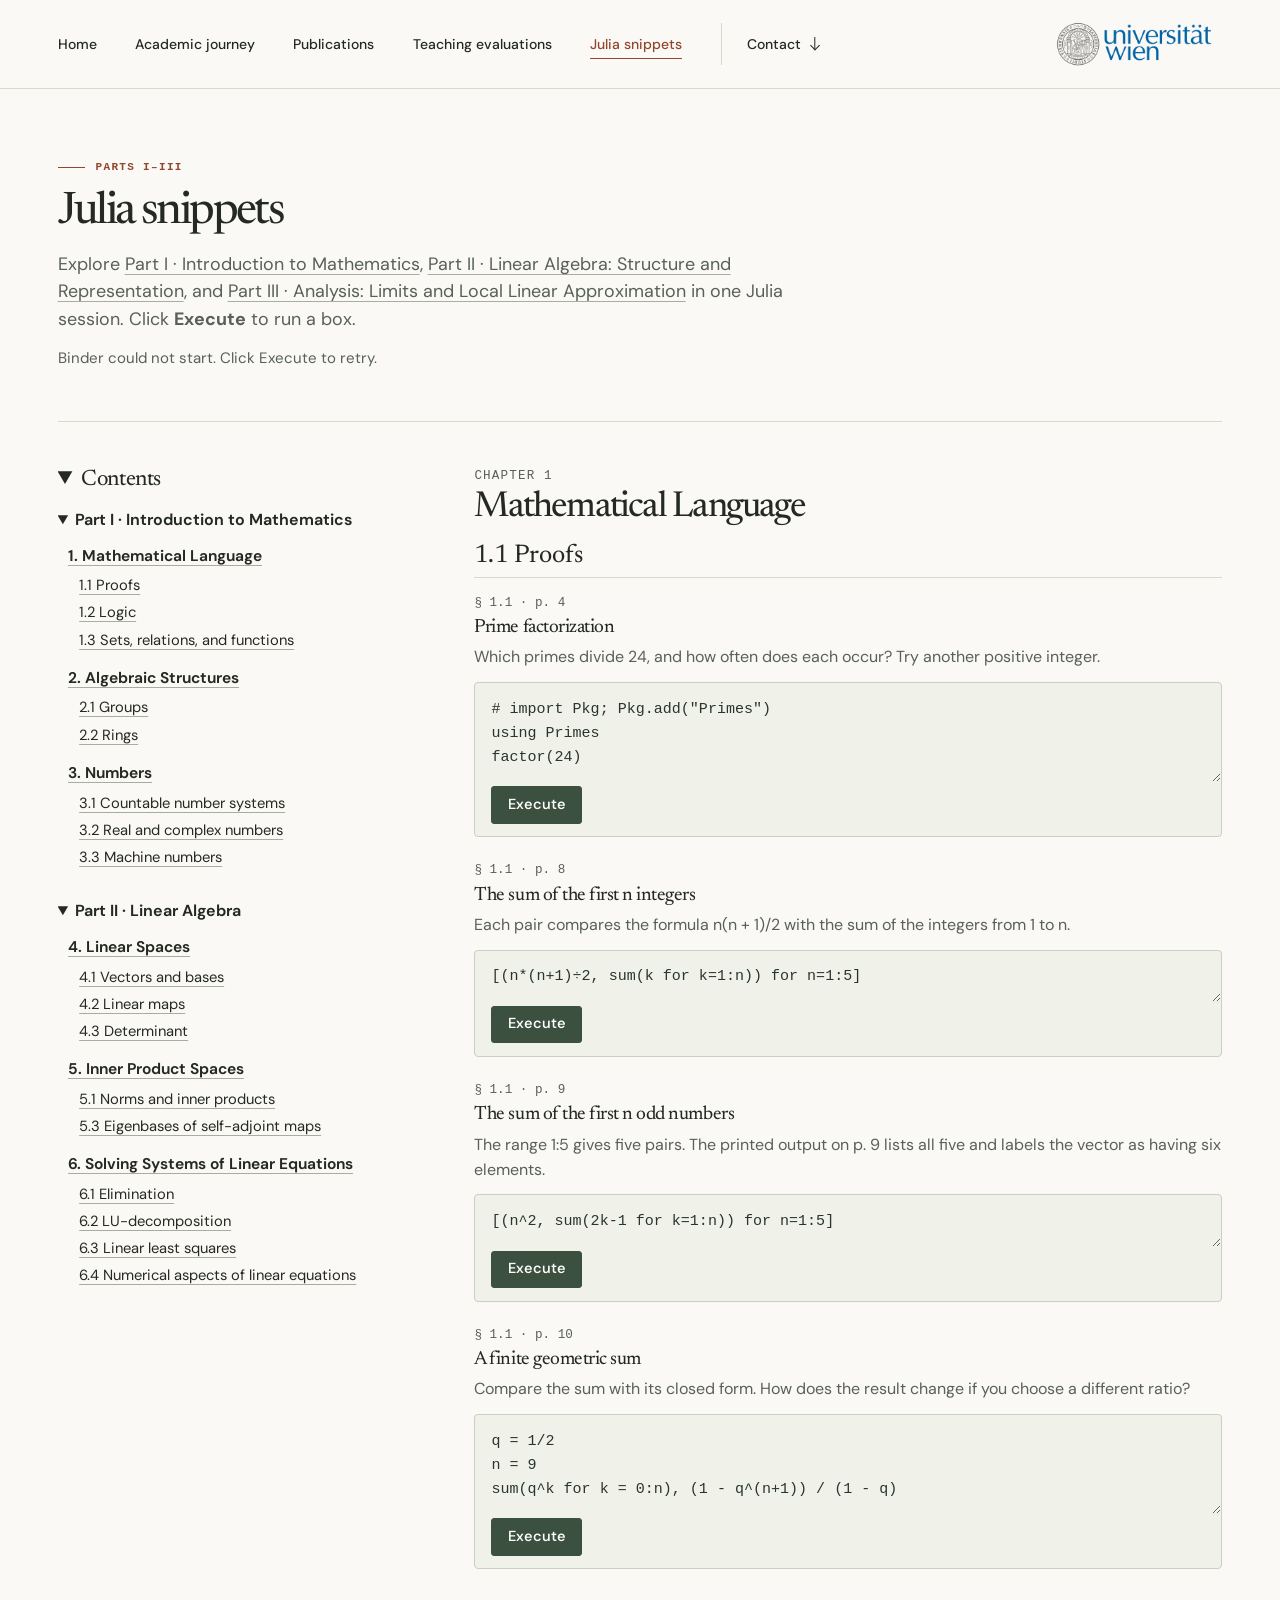
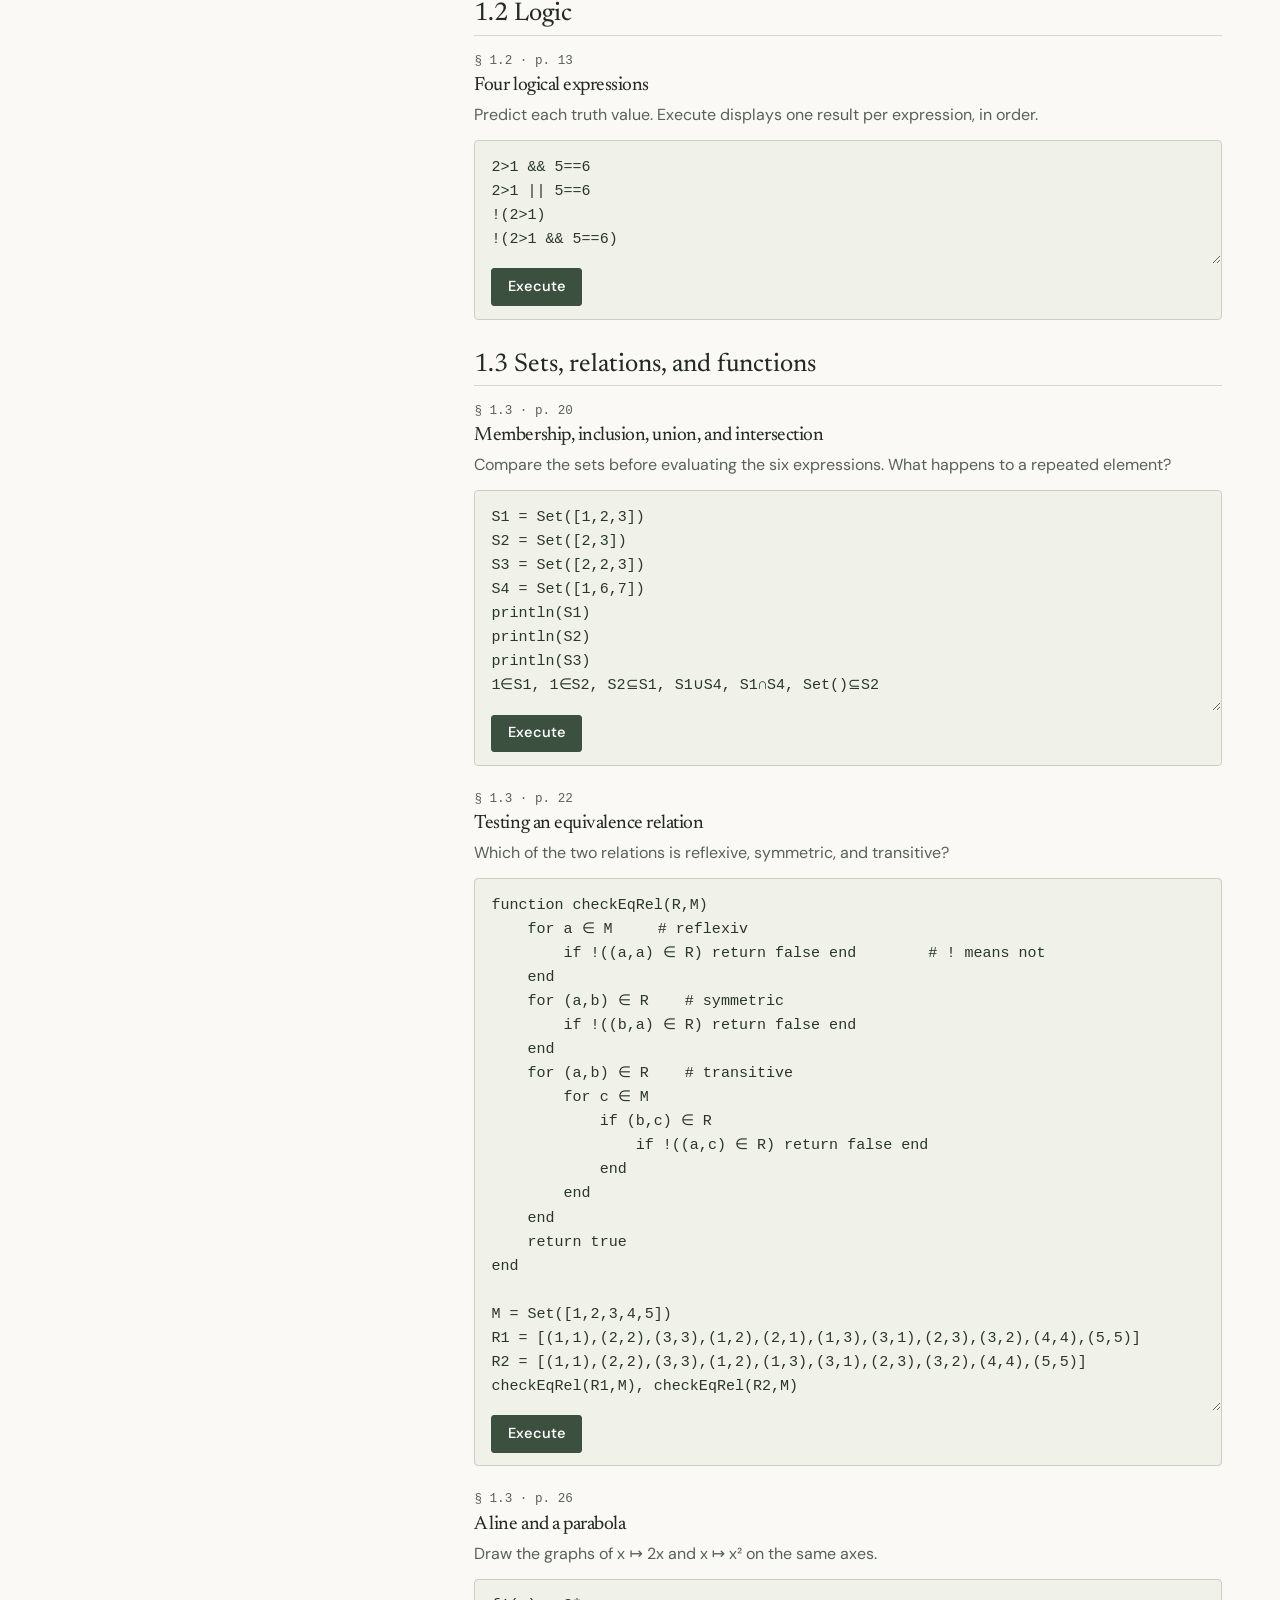
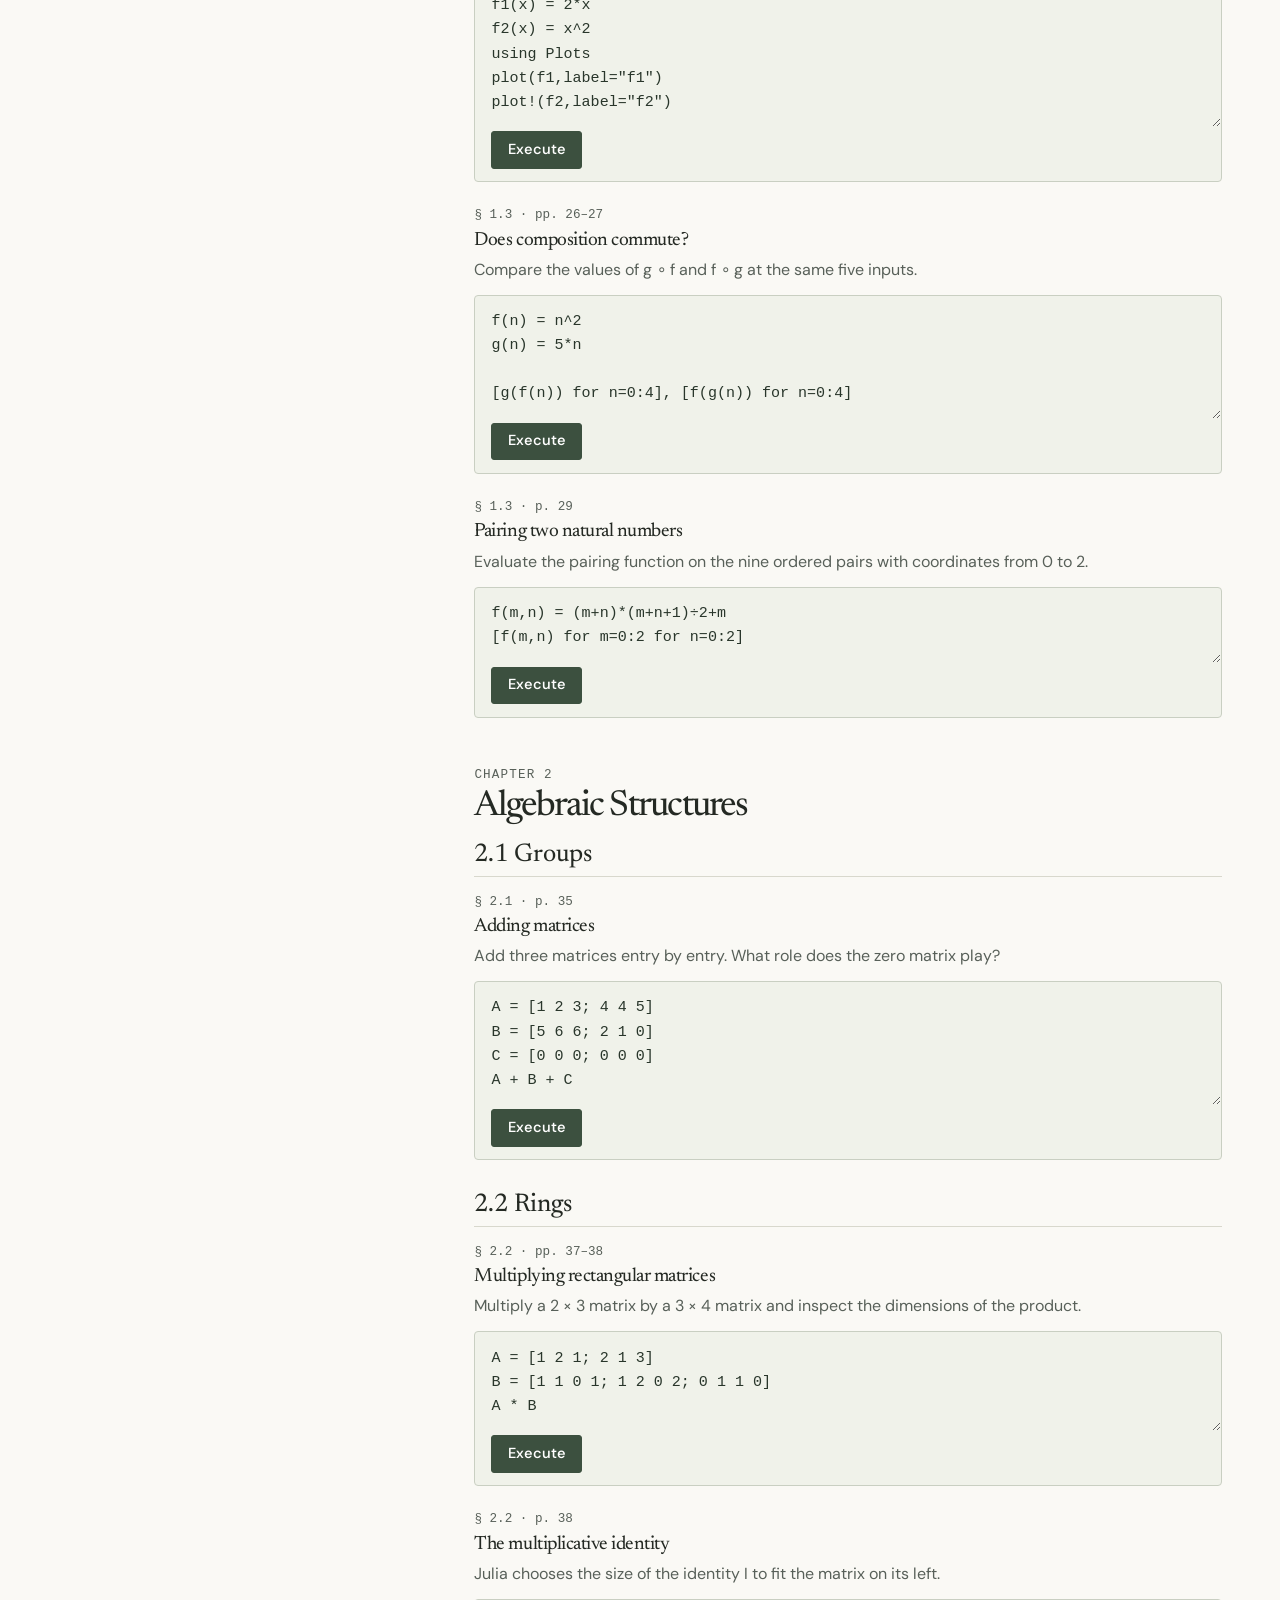
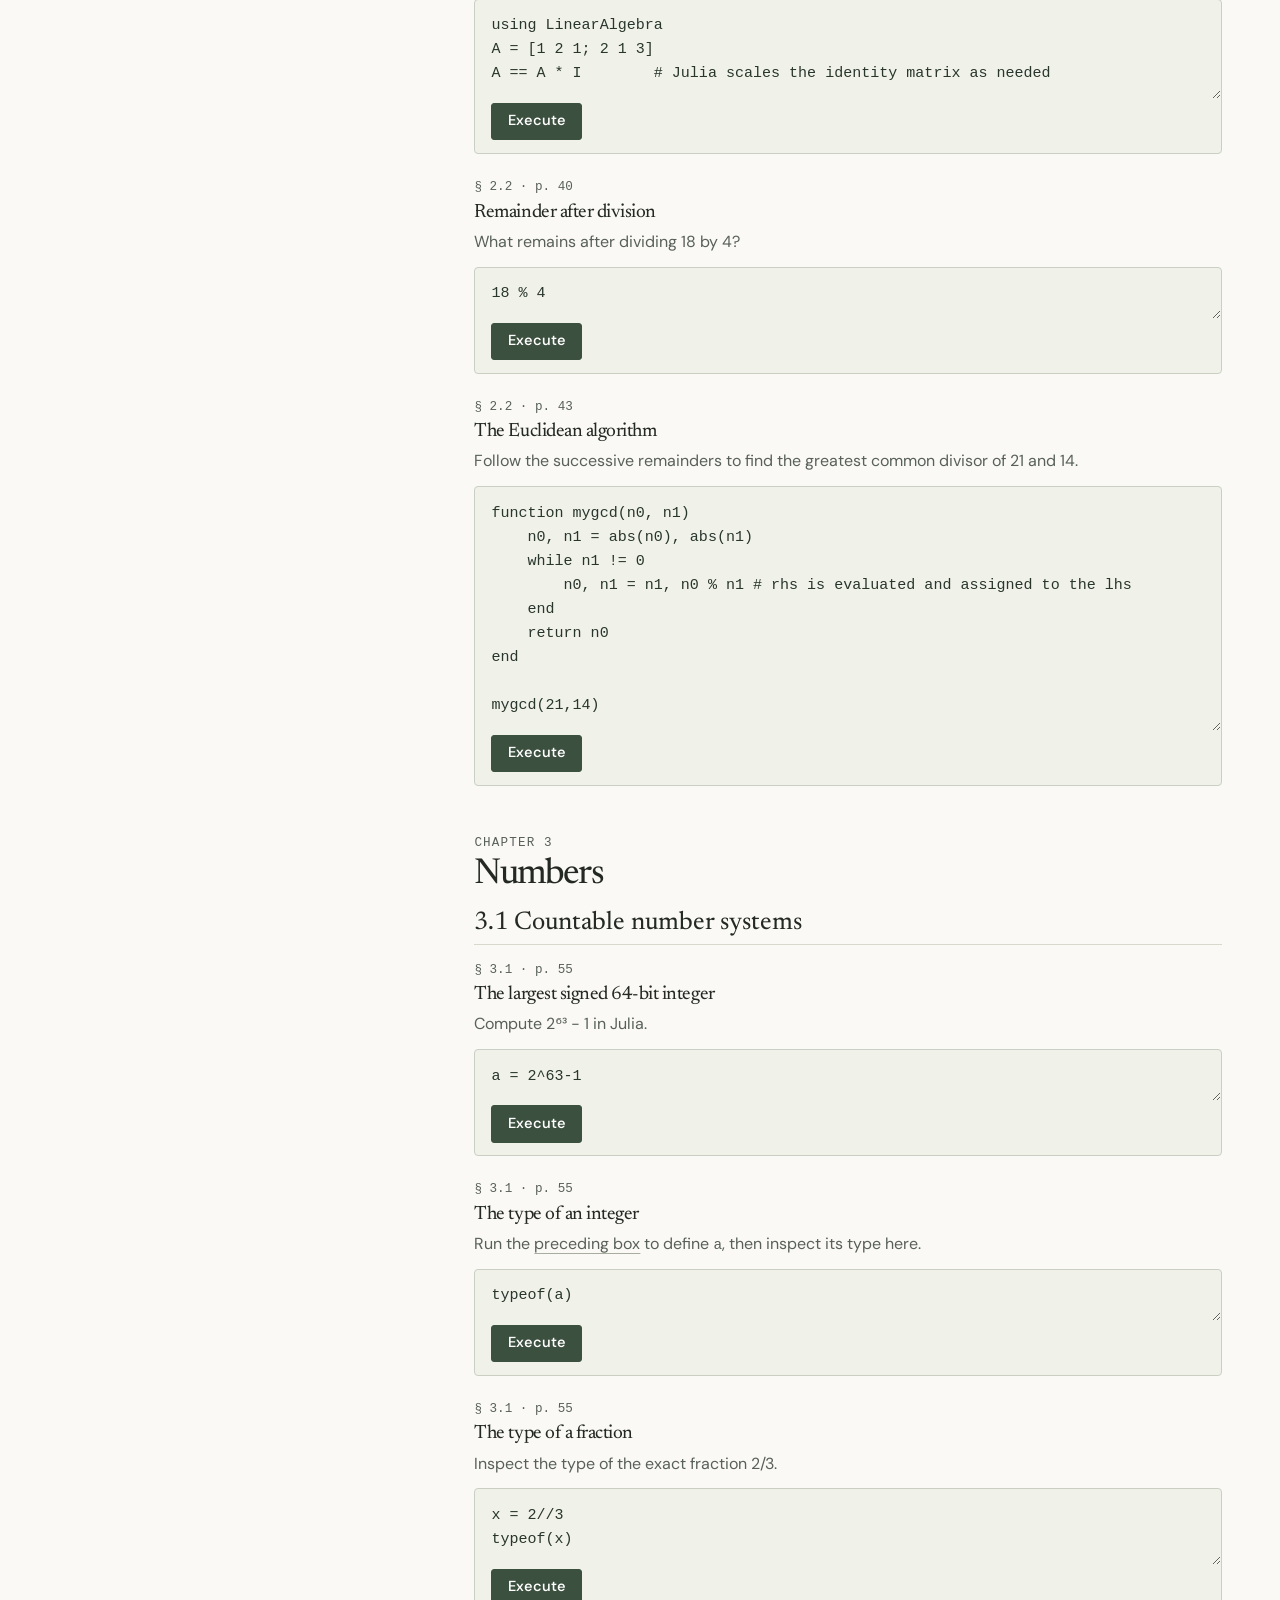
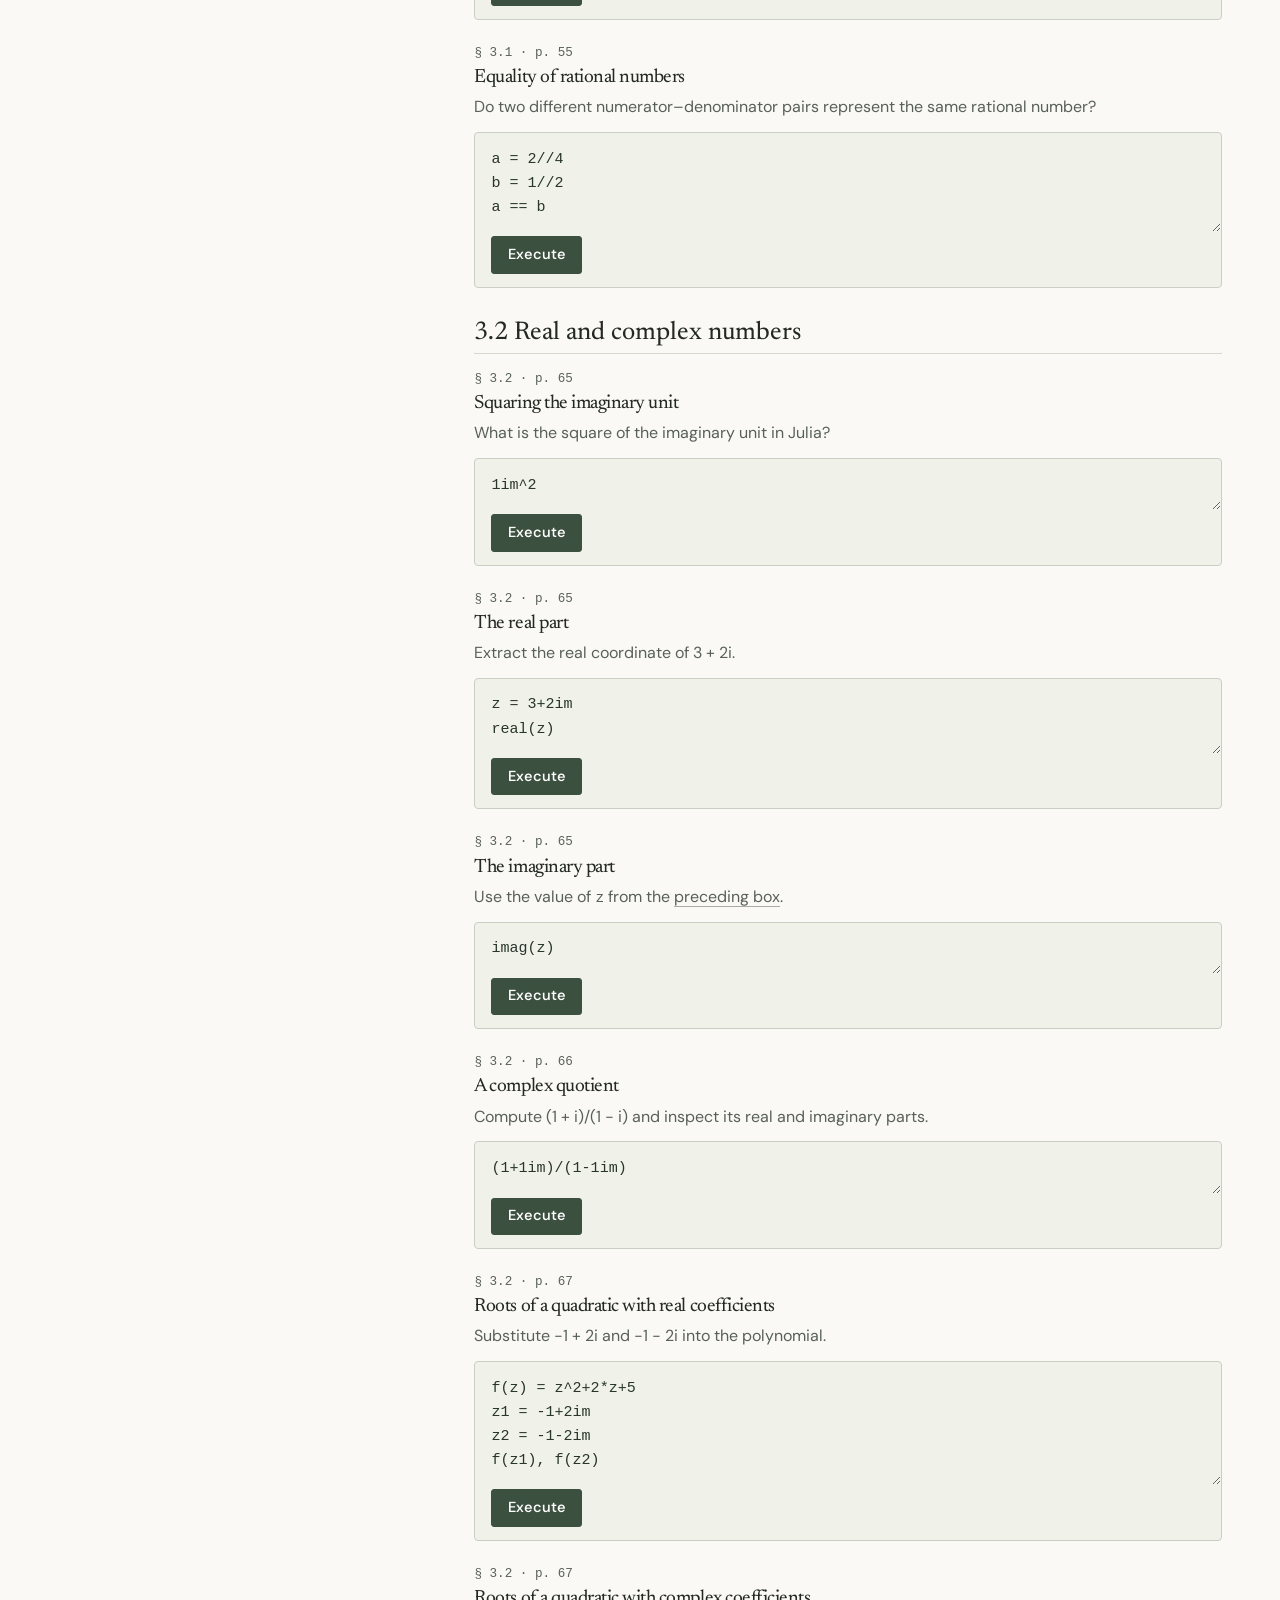
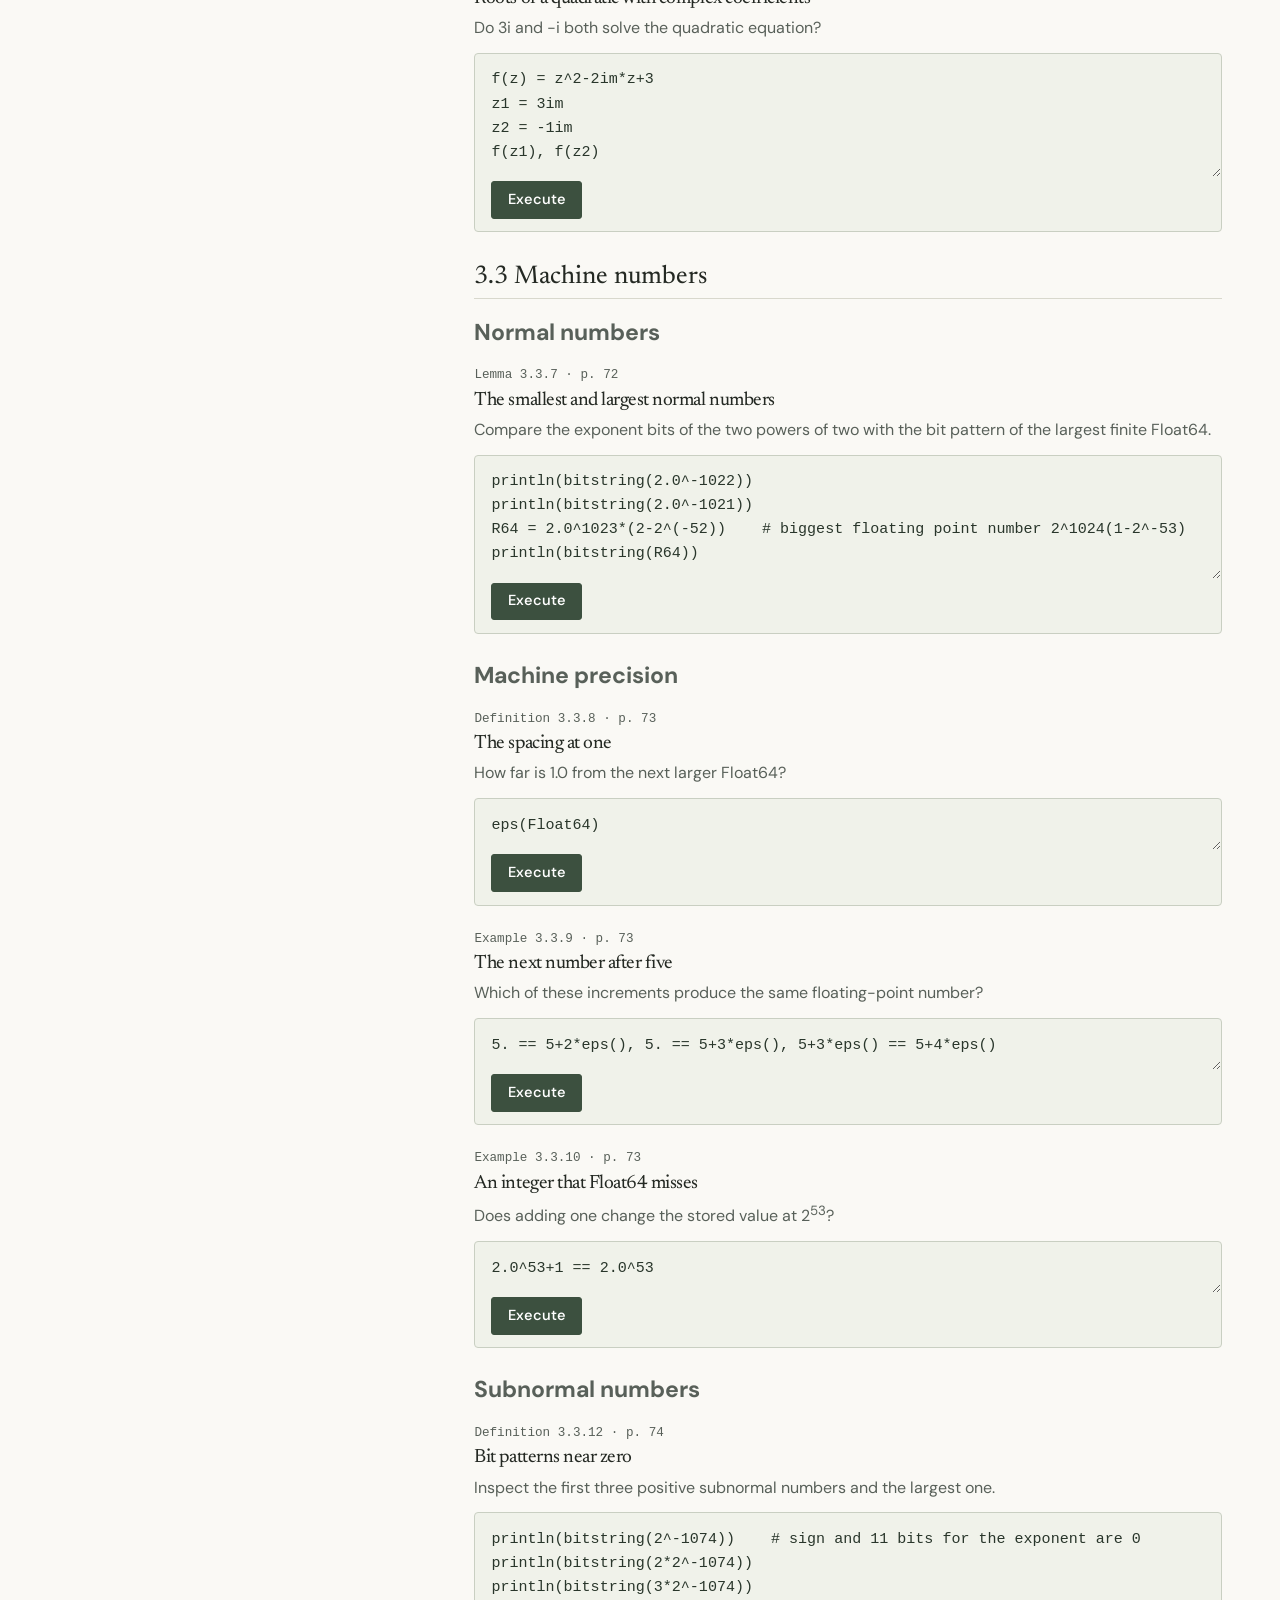
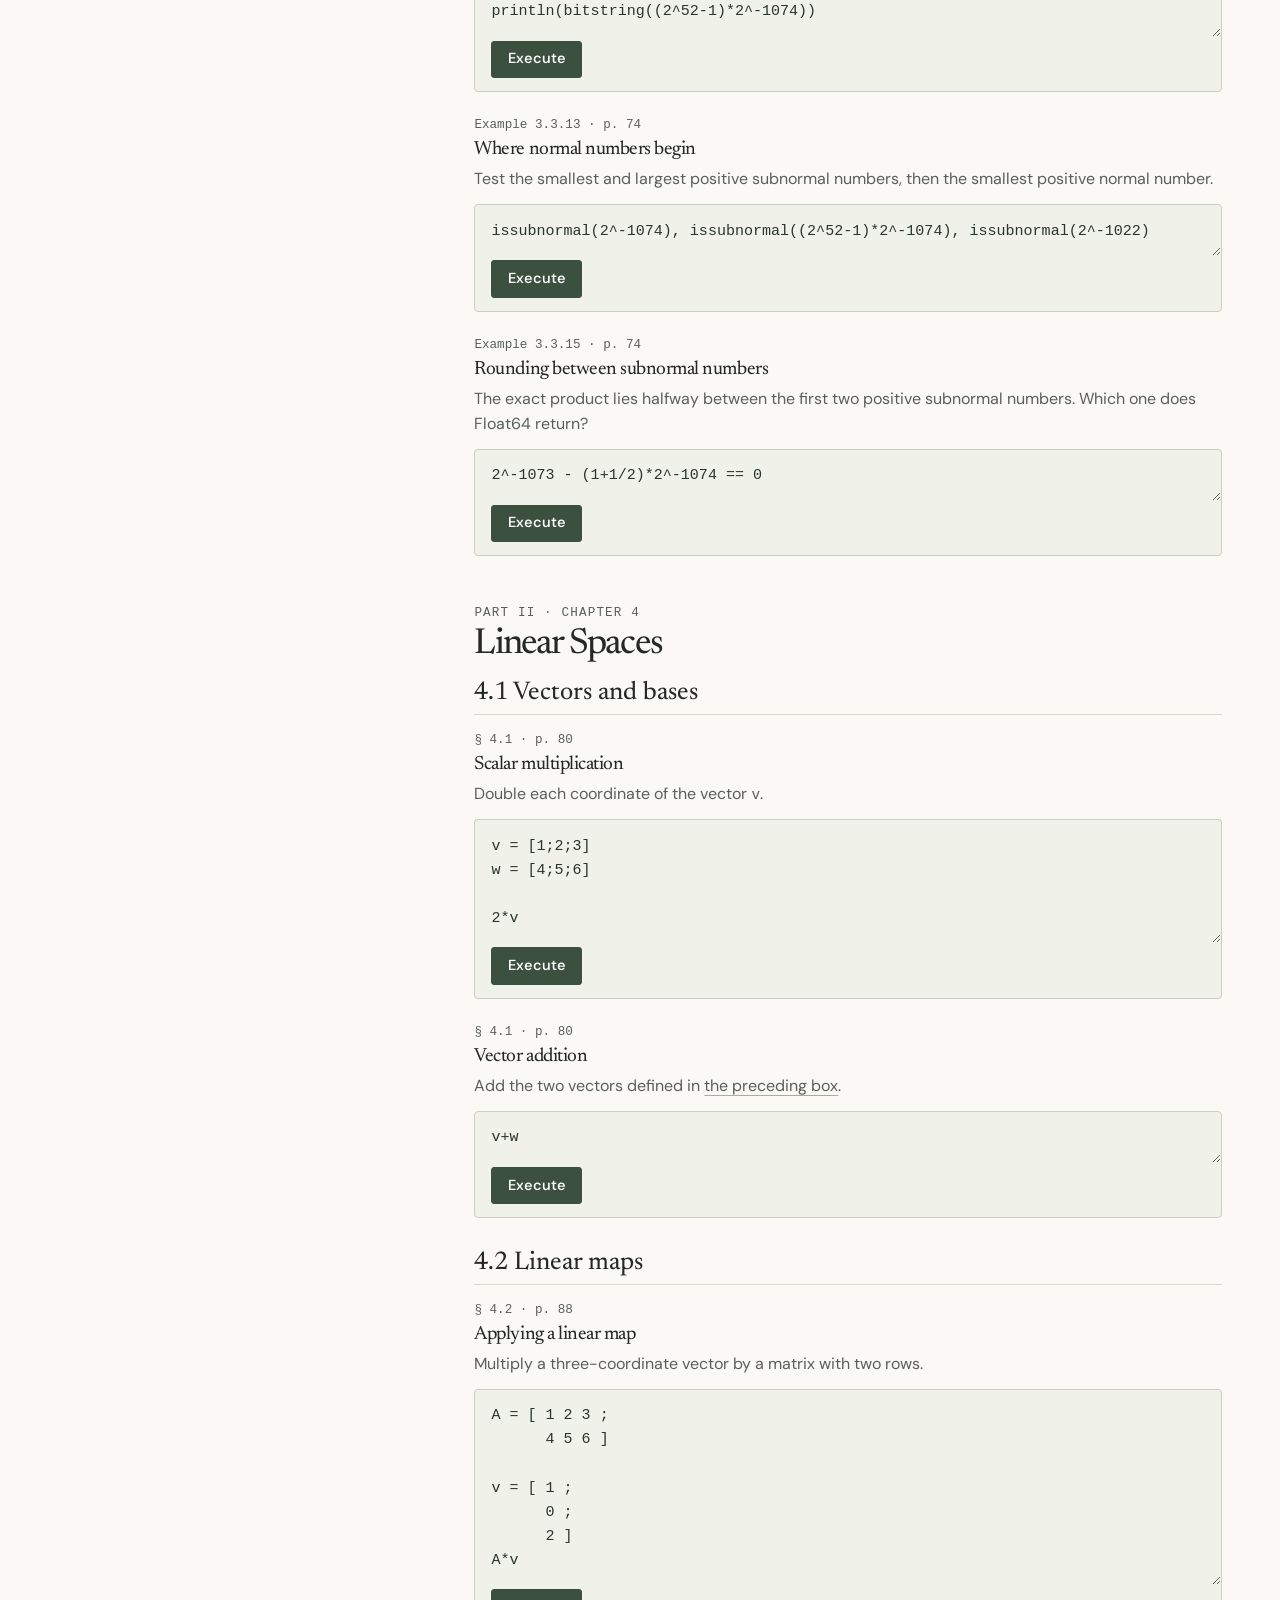
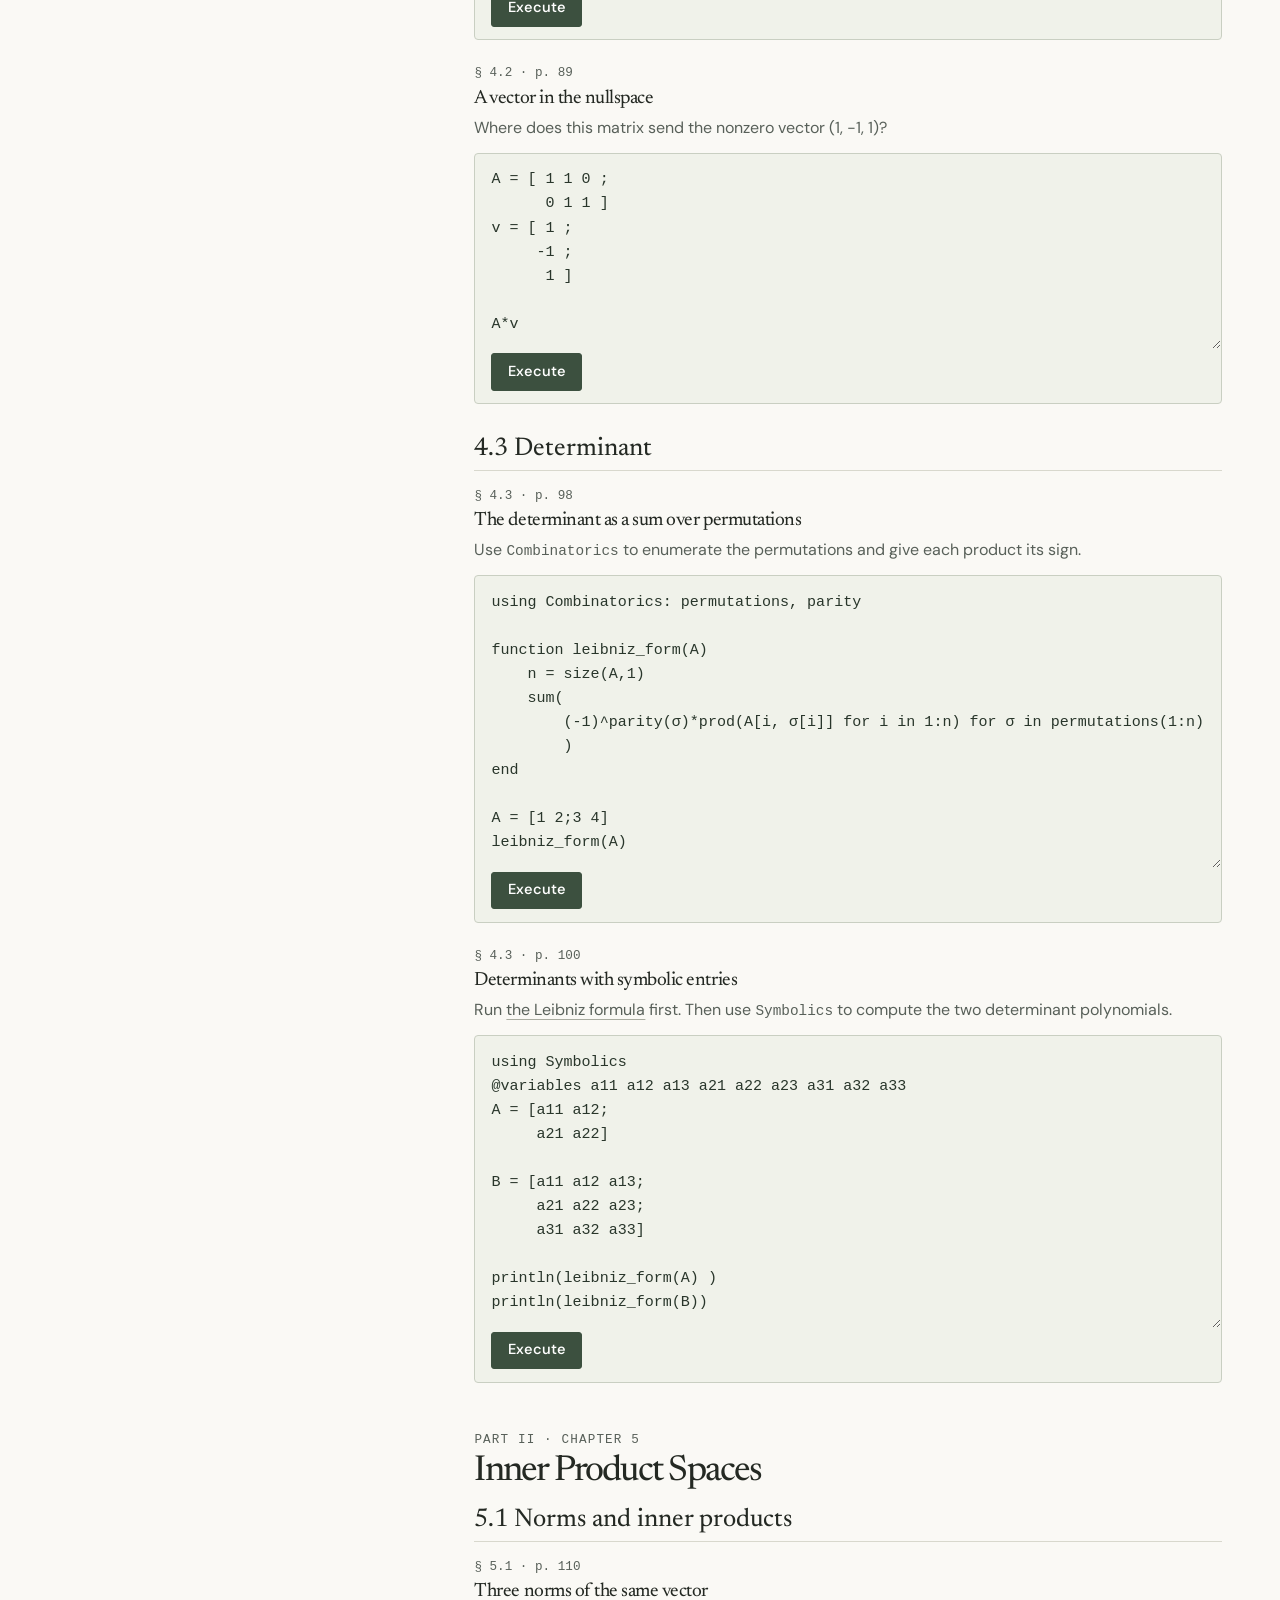
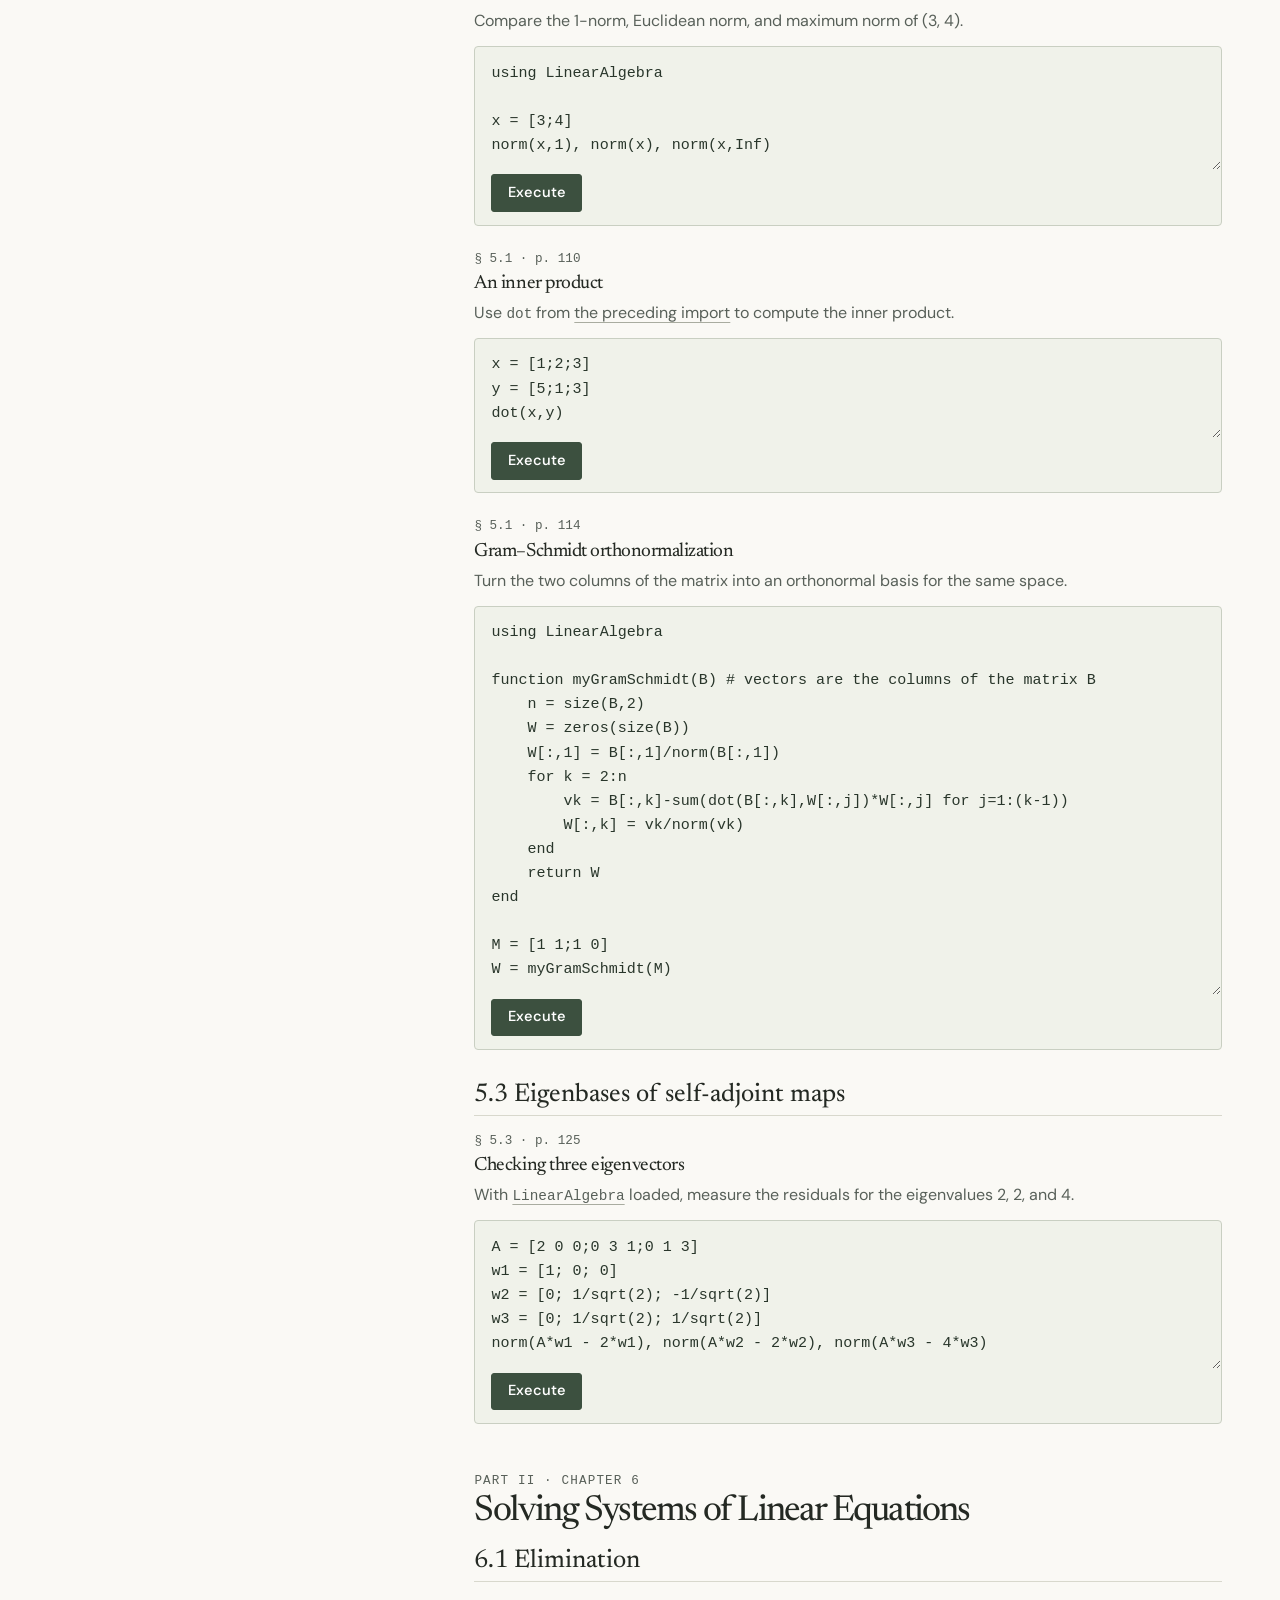
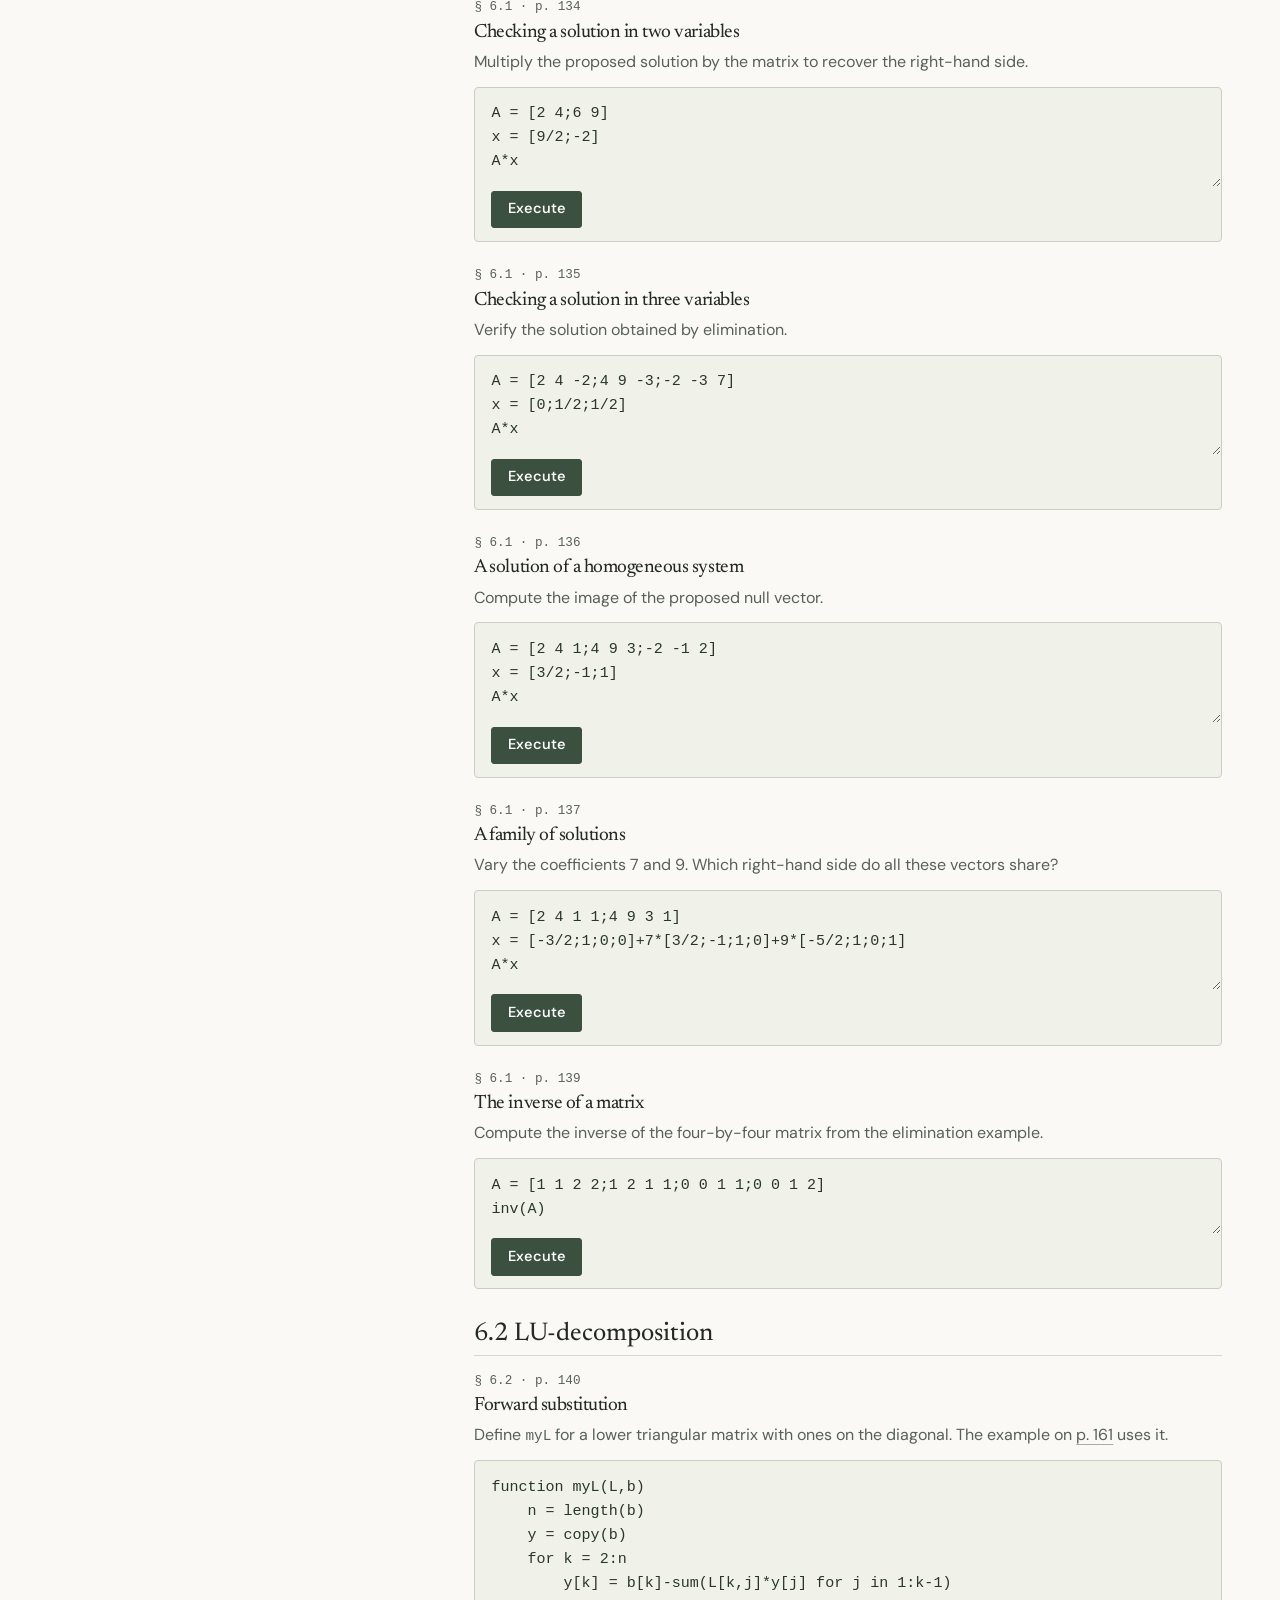
<file: julia-snippets.html>
<!doctype html>
<html lang="en">
<head>
  <meta charset="utf-8">
  <meta name="viewport" content="width=device-width, initial-scale=1">
  <meta name="theme-color" content="#faf9f5">
  <meta name="description" content="Run the Julia examples from Parts I–III, covering mathematics, linear algebra, and analysis.">
  <title>Julia snippets · Parts I–III | Martin Ehler</title>
  <link rel="icon" type="image/png" href="assets/mark.png">
  <link rel="stylesheet" href="assets/site.css">
  <link rel="stylesheet" href="assets/julia-snippets.css">
  <script defer src="assets/julia-session.js"></script>
  <script defer src="assets/julia-snippets.js"></script>
</head>
<body>
  <a class="skip-link" href="#main">Skip to content</a>
  <header class="masthead">
    <div class="wrap masthead-inner">
      <nav class="main-nav" aria-label="Primary navigation">
        <a href="index.html">Home</a> <a href="academic-journey.html">Academic journey</a> <a href="publications.html">Publications</a>
        <a href="teaching-evaluations.html">Teaching evaluations</a>
        <a href="julia-snippets.html" aria-current="page">Julia snippets</a>
        <a class="contact-nav" href="index.html#contact">Contact <span class="link-arrow arrow-down" aria-hidden="true"></span></a>
      </nav>
      <img class="masthead-logo" src="assets/university-of-vienna.png" width="2000" height="1000" alt="University of Vienna">
    </div>
  </header>
  <main id="main" class="wrap snippets-page" tabindex="-1">
    <header class="snippets-intro">
      <p class="kicker kicker-line">Parts I–III</p>
      <h1>Julia snippets</h1>
      <p>Explore <a href="#part-one">Part I · Introduction to Mathematics</a>, <a href="#part-two">Part II · Linear Algebra: Structure and Representation</a>, and <a href="#part-three">Part III · Analysis: Limits and Local Linear Approximation</a> in one Julia session. Click <strong>Execute</strong> to run a box.</p>
      <div id="julia-session-status" role="status" aria-atomic="true"></div>
    </header>
    <div class="snippets-layout">
      <aside class="snippet-guide">
        <details class="chapter-menu" open><summary>Contents</summary>
        <nav aria-label="Chapters and sections"><details class="part-index" open><summary>Part I · Introduction to Mathematics</summary><div class="chapter-links"><a class="chapter-link" href="#language">1. Mathematical Language</a><a href="#proofs">1.1 Proofs</a><a href="#logic">1.2 Logic</a><a href="#sets">1.3 Sets, relations, and functions</a></div><div class="chapter-links"><a class="chapter-link" href="#algebra">2. Algebraic Structures</a><a href="#groups">2.1 Groups</a><a href="#rings">2.2 Rings</a></div><div class="chapter-links"><a class="chapter-link" href="#numbers">3. Numbers</a><a href="#countable">3.1 Countable number systems</a><a href="#complex">3.2 Real and complex numbers</a><a href="#machine">3.3 Machine numbers</a></div></details><details class="part-index" open><summary>Part II · Linear Algebra</summary><div class="chapter-links"><a class="chapter-link" href="#linear-spaces">4. Linear Spaces</a>
<a href="#vectors-bases">4.1 Vectors and bases</a>
<a href="#linear-maps">4.2 Linear maps</a>
<a href="#determinant">4.3 Determinant</a>
</div>
<div class="chapter-links"><a class="chapter-link" href="#inner-products">5. Inner Product Spaces</a>
<a href="#norms-products">5.1 Norms and inner products</a>
<a href="#self-adjoint">5.3 Eigenbases of self-adjoint maps</a>
</div>
<div class="chapter-links"><a class="chapter-link" href="#linear-systems">6. Solving Systems of Linear Equations</a>
<a href="#elimination">6.1 Elimination</a>
<a href="#lu-decomposition">6.2 LU-decomposition</a>
<a href="#least-squares">6.3 Linear least squares</a>
<a href="#numerical-equations">6.4 Numerical aspects of linear equations</a>
</div></details><details class="part-index" open><summary>Part III · Analysis</summary><div class="chapter-links"><a class="chapter-link" href="#convergence-continuity">7. Convergence and Continuity</a>
<a href="#metric-spaces">7.1 Metric spaces</a>
<a href="#continuity-fixed-points">7.4 Continuity and Banach’s fixed point theorem</a>
</div>
<div class="chapter-links"><a class="chapter-link" href="#series-functions">8. Series and Elementary Functions</a>
<a href="#series">8.1 Series</a>
<a href="#exponential">8.2 Exponential function</a>
<a href="#logarithms">8.3 Logarithm and general exponents</a>
<a href="#trigonometric">8.4 Trigonometric functions</a>
</div>
<div class="chapter-links"><a class="chapter-link" href="#differentiation-integration">9. Differentiation and Integration</a>
<a href="#differentiation">9.1 Differentiation</a>
<a href="#local-extrema">9.2 Local extrema</a>
<a href="#riemann-integration">9.3 Riemann integration</a>
<a href="#taylor-expansion">9.4 Taylor expansion</a>
</div></details></nav></details>
        <details class="julia-services"><summary>How execution works</summary><p>Opening this page starts Julia on <a href="https://mybinder.org/">Binder</a>. The environment includes <code>Primes</code>, <code>Plots</code>, <code>LinearAlgebra</code>, <code>Combinatorics</code>, <code>Symbolics</code>, and <code>Calculus</code>. You can click <strong>Execute</strong> while it starts. Boxes run in the order you click them. After editing a definition, execute it again, then rerun any box whose output you want to update. Reloading the page starts fresh. An internet connection is required.</p></details>
        <noscript><p>Enable JavaScript to execute the examples.</p></noscript>
      </aside>
      <div class="snippet-groups"><div id="part-one"><section class="snippet-chapter" aria-labelledby="language"><p class="chapter-number">Chapter 1</p><h2 id="language">Mathematical Language</h2>
<section class="book-section" aria-labelledby="proofs"><h3 id="proofs">1.1 Proofs</h3>
<article class="snippet" data-snippet="factorization" aria-labelledby="title-factorization">
  <p class="book-reference">§ 1.1 · p. 4</p>
  <h4 id="title-factorization">Prime factorization</h4>
  <p class="snippet-question">Which primes divide 24, and how often does each occur? Try another positive integer.</p>
  <div class="julia-cell">
    <textarea aria-label="Julia code for Prime factorization" class="snippet-source" rows="3" spellcheck="false" autocapitalize="off" autocomplete="off" autocorrect="off" wrap="off"># import Pkg; Pkg.add(&quot;Primes&quot;)
using Primes
factor(24)</textarea>
    <div class="cell-actions"><button type="button" class="execute" aria-controls="out-factorization" disabled>Execute</button><button type="button" class="restore" hidden>Restore original</button></div>
    <div class="cell-result" hidden><p class="result-label">Output</p><div id="out-factorization" class="snippet-output" role="status" aria-live="polite" aria-atomic="true"></div></div>
  </div>
</article>
<article class="snippet" data-snippet="arithmetic-sum" aria-labelledby="title-arithmetic-sum">
  <p class="book-reference">§ 1.1 · p. 8</p>
  <h4 id="title-arithmetic-sum">The sum of the first n integers</h4>
  <p class="snippet-question">Each pair compares the formula n(n + 1)/2 with the sum of the integers from 1 to n.</p>
  <div class="julia-cell">
    <textarea aria-label="Julia code for The sum of the first n integers" class="snippet-source" rows="1" spellcheck="false" autocapitalize="off" autocomplete="off" autocorrect="off" wrap="off">[(n*(n+1)÷2, sum(k for k=1:n)) for n=1:5]</textarea>
    <div class="cell-actions"><button type="button" class="execute" aria-controls="out-arithmetic-sum" disabled>Execute</button><button type="button" class="restore" hidden>Restore original</button></div>
    <div class="cell-result" hidden><p class="result-label">Output</p><div id="out-arithmetic-sum" class="snippet-output" role="status" aria-live="polite" aria-atomic="true"></div></div>
  </div>
</article>
<article class="snippet" data-snippet="odd-sum" aria-labelledby="title-odd-sum">
  <p class="book-reference">§ 1.1 · p. 9</p>
  <h4 id="title-odd-sum">The sum of the first n odd numbers</h4>
  <p class="snippet-question">The range 1:5 gives five pairs. The printed output on p. 9 lists all five and labels the vector as having six elements.</p>
  <div class="julia-cell">
    <textarea aria-label="Julia code for The sum of the first n odd numbers" class="snippet-source" rows="1" spellcheck="false" autocapitalize="off" autocomplete="off" autocorrect="off" wrap="off">[(n^2, sum(2k-1 for k=1:n)) for n=1:5]</textarea>
    <div class="cell-actions"><button type="button" class="execute" aria-controls="out-odd-sum" disabled>Execute</button><button type="button" class="restore" hidden>Restore original</button></div>
    <div class="cell-result" hidden><p class="result-label">Output</p><div id="out-odd-sum" class="snippet-output" role="status" aria-live="polite" aria-atomic="true"></div></div>
  </div>
</article>
<article class="snippet" data-snippet="geometric-sum" aria-labelledby="title-geometric-sum">
  <p class="book-reference">§ 1.1 · p. 10</p>
  <h4 id="title-geometric-sum">A finite geometric sum</h4>
  <p class="snippet-question">Compare the sum with its closed form. How does the result change if you choose a different ratio?</p>
  <div class="julia-cell">
    <textarea aria-label="Julia code for A finite geometric sum" class="snippet-source" rows="3" spellcheck="false" autocapitalize="off" autocomplete="off" autocorrect="off" wrap="off">q = 1/2
n = 9
sum(q^k for k = 0:n), (1 - q^(n+1)) / (1 - q)</textarea>
    <div class="cell-actions"><button type="button" class="execute" aria-controls="out-geometric-sum" disabled>Execute</button><button type="button" class="restore" hidden>Restore original</button></div>
    <div class="cell-result" hidden><p class="result-label">Output</p><div id="out-geometric-sum" class="snippet-output" role="status" aria-live="polite" aria-atomic="true"></div></div>
  </div>
</article>
</section>
<section class="book-section" aria-labelledby="logic"><h3 id="logic">1.2 Logic</h3>
<article class="snippet" data-snippet="boolean" aria-labelledby="title-boolean">
  <p class="book-reference">§ 1.2 · p. 13</p>
  <h4 id="title-boolean">Four logical expressions</h4>
  <p class="snippet-question">Predict each truth value. Execute displays one result per expression, in order.</p>
  <div class="julia-cell" data-show-each>
    <textarea aria-label="Julia code for Four logical expressions" class="snippet-source" rows="4" spellcheck="false" autocapitalize="off" autocomplete="off" autocorrect="off" wrap="off">2&gt;1 &amp;&amp; 5==6
2&gt;1 || 5==6
!(2&gt;1)
!(2&gt;1 &amp;&amp; 5==6)</textarea>
    <div class="cell-actions"><button type="button" class="execute" aria-controls="out-boolean" disabled>Execute</button><button type="button" class="restore" hidden>Restore original</button></div>
    <div class="cell-result" hidden><p class="result-label">Output</p><div id="out-boolean" class="snippet-output" role="status" aria-live="polite" aria-atomic="true"></div></div>
  </div>
</article>
</section>
<section class="book-section" aria-labelledby="sets"><h3 id="sets">1.3 Sets, relations, and functions</h3>
<article class="snippet" data-snippet="set-operations" aria-labelledby="title-set-operations">
  <p class="book-reference">§ 1.3 · p. 20</p>
  <h4 id="title-set-operations">Membership, inclusion, union, and intersection</h4>
  <p class="snippet-question">Compare the sets before evaluating the six expressions. What happens to a repeated element?</p>
  <div class="julia-cell">
    <textarea aria-label="Julia code for Membership, inclusion, union, and intersection" class="snippet-source" rows="8" spellcheck="false" autocapitalize="off" autocomplete="off" autocorrect="off" wrap="off">S1 = Set([1,2,3])
S2 = Set([2,3])
S3 = Set([2,2,3])
S4 = Set([1,6,7])
println(S1)
println(S2)
println(S3)
1∈S1, 1∈S2, S2⊆S1, S1∪S4, S1∩S4, Set()⊆S2</textarea>
    <div class="cell-actions"><button type="button" class="execute" aria-controls="out-set-operations" disabled>Execute</button><button type="button" class="restore" hidden>Restore original</button></div>
    <div class="cell-result" hidden><p class="result-label">Output</p><div id="out-set-operations" class="snippet-output" role="status" aria-live="polite" aria-atomic="true"></div></div>
  </div>
</article>
<article class="snippet" data-snippet="equivalence" aria-labelledby="title-equivalence">
  <p class="book-reference">§ 1.3 · p. 22</p>
  <h4 id="title-equivalence">Testing an equivalence relation</h4>
  <p class="snippet-question">Which of the two relations is reflexive, symmetric, and transitive?</p>
  <div class="julia-cell">
    <textarea aria-label="Julia code for Testing an equivalence relation" class="snippet-source" rows="21" spellcheck="false" autocapitalize="off" autocomplete="off" autocorrect="off" wrap="off">function checkEqRel(R,M)
    for a ∈ M     # reflexiv
        if !((a,a) ∈ R) return false end        # ! means not
    end
    for (a,b) ∈ R    # symmetric
        if !((b,a) ∈ R) return false end
    end
    for (a,b) ∈ R    # transitive
        for c ∈ M
            if (b,c) ∈ R
                if !((a,c) ∈ R) return false end
            end
        end
    end
    return true
end

M = Set([1,2,3,4,5])
R1 = [(1,1),(2,2),(3,3),(1,2),(2,1),(1,3),(3,1),(2,3),(3,2),(4,4),(5,5)]
R2 = [(1,1),(2,2),(3,3),(1,2),(1,3),(3,1),(2,3),(3,2),(4,4),(5,5)]
checkEqRel(R1,M), checkEqRel(R2,M)</textarea>
    <div class="cell-actions"><button type="button" class="execute" aria-controls="out-equivalence" disabled>Execute</button><button type="button" class="restore" hidden>Restore original</button></div>
    <div class="cell-result" hidden><p class="result-label">Output</p><div id="out-equivalence" class="snippet-output" role="status" aria-live="polite" aria-atomic="true"></div></div>
  </div>
</article>
<article class="snippet" data-snippet="graphs" aria-labelledby="title-graphs">
  <p class="book-reference">§ 1.3 · p. 26</p>
  <h4 id="title-graphs">A line and a parabola</h4>
  <p class="snippet-question">Draw the graphs of x ↦ 2x and x ↦ x² on the same axes.</p>
  <div class="julia-cell">
    <textarea aria-label="Julia code for A line and a parabola" class="snippet-source" rows="5" spellcheck="false" autocapitalize="off" autocomplete="off" autocorrect="off" wrap="off">f1(x) = 2*x
f2(x) = x^2
using Plots
plot(f1,label=&quot;f1&quot;)
plot!(f2,label=&quot;f2&quot;)</textarea>
    <div class="cell-actions"><button type="button" class="execute" aria-controls="out-graphs" disabled>Execute</button><button type="button" class="restore" hidden>Restore original</button></div>
    <div class="cell-result" hidden><p class="result-label">Output</p><div id="out-graphs" class="snippet-output" role="status" aria-live="polite" aria-atomic="true"></div></div>
  </div>
</article>
<article class="snippet" data-snippet="composition" aria-labelledby="title-composition">
  <p class="book-reference">§ 1.3 · pp. 26–27</p>
  <h4 id="title-composition">Does composition commute?</h4>
  <p class="snippet-question">Compare the values of g ∘ f and f ∘ g at the same five inputs.</p>
  <div class="julia-cell">
    <textarea aria-label="Julia code for Does composition commute?" class="snippet-source" rows="4" spellcheck="false" autocapitalize="off" autocomplete="off" autocorrect="off" wrap="off">f(n) = n^2
g(n) = 5*n

[g(f(n)) for n=0:4], [f(g(n)) for n=0:4]</textarea>
    <div class="cell-actions"><button type="button" class="execute" aria-controls="out-composition" disabled>Execute</button><button type="button" class="restore" hidden>Restore original</button></div>
    <div class="cell-result" hidden><p class="result-label">Output</p><div id="out-composition" class="snippet-output" role="status" aria-live="polite" aria-atomic="true"></div></div>
  </div>
</article>
<article class="snippet" data-snippet="pairing" aria-labelledby="title-pairing">
  <p class="book-reference">§ 1.3 · p. 29</p>
  <h4 id="title-pairing">Pairing two natural numbers</h4>
  <p class="snippet-question">Evaluate the pairing function on the nine ordered pairs with coordinates from 0 to 2.</p>
  <div class="julia-cell">
    <textarea aria-label="Julia code for Pairing two natural numbers" class="snippet-source" rows="2" spellcheck="false" autocapitalize="off" autocomplete="off" autocorrect="off" wrap="off">f(m,n) = (m+n)*(m+n+1)÷2+m
[f(m,n) for m=0:2 for n=0:2]</textarea>
    <div class="cell-actions"><button type="button" class="execute" aria-controls="out-pairing" disabled>Execute</button><button type="button" class="restore" hidden>Restore original</button></div>
    <div class="cell-result" hidden><p class="result-label">Output</p><div id="out-pairing" class="snippet-output" role="status" aria-live="polite" aria-atomic="true"></div></div>
  </div>
</article>
</section>
</section>
<section class="snippet-chapter" aria-labelledby="algebra"><p class="chapter-number">Chapter 2</p><h2 id="algebra">Algebraic Structures</h2>
<section class="book-section" aria-labelledby="groups"><h3 id="groups">2.1 Groups</h3>
<article class="snippet" data-snippet="matrix-addition" aria-labelledby="title-matrix-addition">
  <p class="book-reference">§ 2.1 · p. 35</p>
  <h4 id="title-matrix-addition">Adding matrices</h4>
  <p class="snippet-question">Add three matrices entry by entry. What role does the zero matrix play?</p>
  <div class="julia-cell">
    <textarea aria-label="Julia code for Adding matrices" class="snippet-source" rows="4" spellcheck="false" autocapitalize="off" autocomplete="off" autocorrect="off" wrap="off">A = [1 2 3; 4 4 5]
B = [5 6 6; 2 1 0]
C = [0 0 0; 0 0 0]
A + B + C</textarea>
    <div class="cell-actions"><button type="button" class="execute" aria-controls="out-matrix-addition" disabled>Execute</button><button type="button" class="restore" hidden>Restore original</button></div>
    <div class="cell-result" hidden><p class="result-label">Output</p><div id="out-matrix-addition" class="snippet-output" role="status" aria-live="polite" aria-atomic="true"></div></div>
  </div>
</article>
</section>
<section class="book-section" aria-labelledby="rings"><h3 id="rings">2.2 Rings</h3>
<article class="snippet" data-snippet="matrix-product" aria-labelledby="title-matrix-product">
  <p class="book-reference">§ 2.2 · pp. 37–38</p>
  <h4 id="title-matrix-product">Multiplying rectangular matrices</h4>
  <p class="snippet-question">Multiply a 2 × 3 matrix by a 3 × 4 matrix and inspect the dimensions of the product.</p>
  <div class="julia-cell">
    <textarea aria-label="Julia code for Multiplying rectangular matrices" class="snippet-source" rows="3" spellcheck="false" autocapitalize="off" autocomplete="off" autocorrect="off" wrap="off">A = [1 2 1; 2 1 3]
B = [1 1 0 1; 1 2 0 2; 0 1 1 0]
A * B</textarea>
    <div class="cell-actions"><button type="button" class="execute" aria-controls="out-matrix-product" disabled>Execute</button><button type="button" class="restore" hidden>Restore original</button></div>
    <div class="cell-result" hidden><p class="result-label">Output</p><div id="out-matrix-product" class="snippet-output" role="status" aria-live="polite" aria-atomic="true"></div></div>
  </div>
</article>
<article class="snippet" data-snippet="matrix-identity" aria-labelledby="title-matrix-identity">
  <p class="book-reference">§ 2.2 · p. 38</p>
  <h4 id="title-matrix-identity">The multiplicative identity</h4>
  <p class="snippet-question">Julia chooses the size of the identity I to fit the matrix on its left.</p>
  <div class="julia-cell">
    <textarea aria-label="Julia code for The multiplicative identity" class="snippet-source" rows="3" spellcheck="false" autocapitalize="off" autocomplete="off" autocorrect="off" wrap="off">using LinearAlgebra
A = [1 2 1; 2 1 3]
A == A * I        # Julia scales the identity matrix as needed</textarea>
    <div class="cell-actions"><button type="button" class="execute" aria-controls="out-matrix-identity" disabled>Execute</button><button type="button" class="restore" hidden>Restore original</button></div>
    <div class="cell-result" hidden><p class="result-label">Output</p><div id="out-matrix-identity" class="snippet-output" role="status" aria-live="polite" aria-atomic="true"></div></div>
  </div>
</article>
<article class="snippet" data-snippet="remainder" aria-labelledby="title-remainder">
  <p class="book-reference">§ 2.2 · p. 40</p>
  <h4 id="title-remainder">Remainder after division</h4>
  <p class="snippet-question">What remains after dividing 18 by 4?</p>
  <div class="julia-cell">
    <textarea aria-label="Julia code for Remainder after division" class="snippet-source" rows="1" spellcheck="false" autocapitalize="off" autocomplete="off" autocorrect="off" wrap="off">18 % 4</textarea>
    <div class="cell-actions"><button type="button" class="execute" aria-controls="out-remainder" disabled>Execute</button><button type="button" class="restore" hidden>Restore original</button></div>
    <div class="cell-result" hidden><p class="result-label">Output</p><div id="out-remainder" class="snippet-output" role="status" aria-live="polite" aria-atomic="true"></div></div>
  </div>
</article>
<article class="snippet" data-snippet="euclid" aria-labelledby="title-euclid">
  <p class="book-reference">§ 2.2 · p. 43</p>
  <h4 id="title-euclid">The Euclidean algorithm</h4>
  <p class="snippet-question">Follow the successive remainders to find the greatest common divisor of 21 and 14.</p>
  <div class="julia-cell">
    <textarea aria-label="Julia code for The Euclidean algorithm" class="snippet-source" rows="9" spellcheck="false" autocapitalize="off" autocomplete="off" autocorrect="off" wrap="off">function mygcd(n0, n1)
    n0, n1 = abs(n0), abs(n1)
    while n1 != 0
        n0, n1 = n1, n0 % n1 # rhs is evaluated and assigned to the lhs
    end
    return n0
end

mygcd(21,14)</textarea>
    <div class="cell-actions"><button type="button" class="execute" aria-controls="out-euclid" disabled>Execute</button><button type="button" class="restore" hidden>Restore original</button></div>
    <div class="cell-result" hidden><p class="result-label">Output</p><div id="out-euclid" class="snippet-output" role="status" aria-live="polite" aria-atomic="true"></div></div>
  </div>
</article>
</section>
</section>
<section class="snippet-chapter" aria-labelledby="numbers"><p class="chapter-number">Chapter 3</p><h2 id="numbers">Numbers</h2>
<section class="book-section" aria-labelledby="countable"><h3 id="countable">3.1 Countable number systems</h3>
<article class="snippet" data-snippet="int-limit" aria-labelledby="title-int-limit">
  <p class="book-reference">§ 3.1 · p. 55</p>
  <h4 id="title-int-limit">The largest signed 64-bit integer</h4>
  <p class="snippet-question">Compute 2⁶³ − 1 in Julia.</p>
  <div class="julia-cell">
    <textarea aria-label="Julia code for The largest signed 64-bit integer" class="snippet-source" rows="1" spellcheck="false" autocapitalize="off" autocomplete="off" autocorrect="off" wrap="off">a = 2^63-1</textarea>
    <div class="cell-actions"><button type="button" class="execute" aria-controls="out-int-limit" disabled>Execute</button><button type="button" class="restore" hidden>Restore original</button></div>
    <div class="cell-result" hidden><p class="result-label">Output</p><div id="out-int-limit" class="snippet-output" role="status" aria-live="polite" aria-atomic="true"></div></div>
  </div>
</article>
<article class="snippet" data-snippet="integer-type" aria-labelledby="title-integer-type">
  <p class="book-reference">§ 3.1 · p. 55</p>
  <h4 id="title-integer-type">The type of an integer</h4>
  <p class="snippet-question">Run the <a href="#title-int-limit">preceding box</a> to define <code>a</code>, then inspect its type here.</p>
  <div class="julia-cell">
    <textarea aria-label="Julia code for The type of an integer" class="snippet-source" rows="1" spellcheck="false" autocapitalize="off" autocomplete="off" autocorrect="off" wrap="off">typeof(a)</textarea>
    <div class="cell-actions"><button type="button" class="execute" aria-controls="out-integer-type" disabled>Execute</button><button type="button" class="restore" hidden>Restore original</button></div>
    <div class="cell-result" hidden><p class="result-label">Output</p><div id="out-integer-type" class="snippet-output" role="status" aria-live="polite" aria-atomic="true"></div></div>
  </div>
</article>
<article class="snippet" data-snippet="rational-type" aria-labelledby="title-rational-type">
  <p class="book-reference">§ 3.1 · p. 55</p>
  <h4 id="title-rational-type">The type of a fraction</h4>
  <p class="snippet-question">Inspect the type of the exact fraction 2/3.</p>
  <div class="julia-cell">
    <textarea aria-label="Julia code for The type of a fraction" class="snippet-source" rows="2" spellcheck="false" autocapitalize="off" autocomplete="off" autocorrect="off" wrap="off">x = 2//3
typeof(x)</textarea>
    <div class="cell-actions"><button type="button" class="execute" aria-controls="out-rational-type" disabled>Execute</button><button type="button" class="restore" hidden>Restore original</button></div>
    <div class="cell-result" hidden><p class="result-label">Output</p><div id="out-rational-type" class="snippet-output" role="status" aria-live="polite" aria-atomic="true"></div></div>
  </div>
</article>
<article class="snippet" data-snippet="rational-equality" aria-labelledby="title-rational-equality">
  <p class="book-reference">§ 3.1 · p. 55</p>
  <h4 id="title-rational-equality">Equality of rational numbers</h4>
  <p class="snippet-question">Do two different numerator–denominator pairs represent the same rational number?</p>
  <div class="julia-cell">
    <textarea aria-label="Julia code for Equality of rational numbers" class="snippet-source" rows="3" spellcheck="false" autocapitalize="off" autocomplete="off" autocorrect="off" wrap="off">a = 2//4
b = 1//2
a == b</textarea>
    <div class="cell-actions"><button type="button" class="execute" aria-controls="out-rational-equality" disabled>Execute</button><button type="button" class="restore" hidden>Restore original</button></div>
    <div class="cell-result" hidden><p class="result-label">Output</p><div id="out-rational-equality" class="snippet-output" role="status" aria-live="polite" aria-atomic="true"></div></div>
  </div>
</article>
</section>
<section class="book-section" aria-labelledby="complex"><h3 id="complex">3.2 Real and complex numbers</h3>
<article class="snippet" data-snippet="imaginary-unit" aria-labelledby="title-imaginary-unit">
  <p class="book-reference">§ 3.2 · p. 65</p>
  <h4 id="title-imaginary-unit">Squaring the imaginary unit</h4>
  <p class="snippet-question">What is the square of the imaginary unit in Julia?</p>
  <div class="julia-cell">
    <textarea aria-label="Julia code for Squaring the imaginary unit" class="snippet-source" rows="1" spellcheck="false" autocapitalize="off" autocomplete="off" autocorrect="off" wrap="off">1im^2</textarea>
    <div class="cell-actions"><button type="button" class="execute" aria-controls="out-imaginary-unit" disabled>Execute</button><button type="button" class="restore" hidden>Restore original</button></div>
    <div class="cell-result" hidden><p class="result-label">Output</p><div id="out-imaginary-unit" class="snippet-output" role="status" aria-live="polite" aria-atomic="true"></div></div>
  </div>
</article>
<article class="snippet" data-snippet="real-part" aria-labelledby="title-real-part">
  <p class="book-reference">§ 3.2 · p. 65</p>
  <h4 id="title-real-part">The real part</h4>
  <p class="snippet-question">Extract the real coordinate of 3 + 2i.</p>
  <div class="julia-cell">
    <textarea aria-label="Julia code for The real part" class="snippet-source" rows="2" spellcheck="false" autocapitalize="off" autocomplete="off" autocorrect="off" wrap="off">z = 3+2im
real(z)</textarea>
    <div class="cell-actions"><button type="button" class="execute" aria-controls="out-real-part" disabled>Execute</button><button type="button" class="restore" hidden>Restore original</button></div>
    <div class="cell-result" hidden><p class="result-label">Output</p><div id="out-real-part" class="snippet-output" role="status" aria-live="polite" aria-atomic="true"></div></div>
  </div>
</article>
<article class="snippet" data-snippet="imaginary-part" aria-labelledby="title-imaginary-part">
  <p class="book-reference">§ 3.2 · p. 65</p>
  <h4 id="title-imaginary-part">The imaginary part</h4>
  <p class="snippet-question">Use the value of <code>z</code> from the <a href="#title-real-part">preceding box</a>.</p>
  <div class="julia-cell">
    <textarea aria-label="Julia code for The imaginary part" class="snippet-source" rows="1" spellcheck="false" autocapitalize="off" autocomplete="off" autocorrect="off" wrap="off">imag(z)</textarea>
    <div class="cell-actions"><button type="button" class="execute" aria-controls="out-imaginary-part" disabled>Execute</button><button type="button" class="restore" hidden>Restore original</button></div>
    <div class="cell-result" hidden><p class="result-label">Output</p><div id="out-imaginary-part" class="snippet-output" role="status" aria-live="polite" aria-atomic="true"></div></div>
  </div>
</article>
<article class="snippet" data-snippet="complex-division" aria-labelledby="title-complex-division">
  <p class="book-reference">§ 3.2 · p. 66</p>
  <h4 id="title-complex-division">A complex quotient</h4>
  <p class="snippet-question">Compute (1 + i)/(1 − i) and inspect its real and imaginary parts.</p>
  <div class="julia-cell">
    <textarea aria-label="Julia code for A complex quotient" class="snippet-source" rows="1" spellcheck="false" autocapitalize="off" autocomplete="off" autocorrect="off" wrap="off">(1+1im)/(1-1im)</textarea>
    <div class="cell-actions"><button type="button" class="execute" aria-controls="out-complex-division" disabled>Execute</button><button type="button" class="restore" hidden>Restore original</button></div>
    <div class="cell-result" hidden><p class="result-label">Output</p><div id="out-complex-division" class="snippet-output" role="status" aria-live="polite" aria-atomic="true"></div></div>
  </div>
</article>
<article class="snippet" data-snippet="real-quadratic" aria-labelledby="title-real-quadratic">
  <p class="book-reference">§ 3.2 · p. 67</p>
  <h4 id="title-real-quadratic">Roots of a quadratic with real coefficients</h4>
  <p class="snippet-question">Substitute −1 + 2i and −1 − 2i into the polynomial.</p>
  <div class="julia-cell">
    <textarea aria-label="Julia code for Roots of a quadratic with real coefficients" class="snippet-source" rows="4" spellcheck="false" autocapitalize="off" autocomplete="off" autocorrect="off" wrap="off">f(z) = z^2+2*z+5
z1 = -1+2im
z2 = -1-2im
f(z1), f(z2)</textarea>
    <div class="cell-actions"><button type="button" class="execute" aria-controls="out-real-quadratic" disabled>Execute</button><button type="button" class="restore" hidden>Restore original</button></div>
    <div class="cell-result" hidden><p class="result-label">Output</p><div id="out-real-quadratic" class="snippet-output" role="status" aria-live="polite" aria-atomic="true"></div></div>
  </div>
</article>
<article class="snippet" data-snippet="complex-quadratic" aria-labelledby="title-complex-quadratic">
  <p class="book-reference">§ 3.2 · p. 67</p>
  <h4 id="title-complex-quadratic">Roots of a quadratic with complex coefficients</h4>
  <p class="snippet-question">Do 3i and −i both solve the quadratic equation?</p>
  <div class="julia-cell">
    <textarea aria-label="Julia code for Roots of a quadratic with complex coefficients" class="snippet-source" rows="4" spellcheck="false" autocapitalize="off" autocomplete="off" autocorrect="off" wrap="off">f(z) = z^2-2im*z+3
z1 = 3im
z2 = -1im
f(z1), f(z2)</textarea>
    <div class="cell-actions"><button type="button" class="execute" aria-controls="out-complex-quadratic" disabled>Execute</button><button type="button" class="restore" hidden>Restore original</button></div>
    <div class="cell-result" hidden><p class="result-label">Output</p><div id="out-complex-quadratic" class="snippet-output" role="status" aria-live="polite" aria-atomic="true"></div></div>
  </div>
</article>
</section>
<section class="book-section" aria-labelledby="machine"><h3 id="machine">3.3 Machine numbers</h3>
<section class="snippet-group" aria-labelledby="normal"><h4 id="normal">Normal numbers</h4>
          <article class="snippet" data-snippet="limits" aria-labelledby="title-limits">
            <p class="book-reference">Lemma 3.3.7 · p. 72</p>
            <h5 id="title-limits">The smallest and largest normal numbers</h5>
            <p class="snippet-question">Compare the exponent bits of the two powers of two with the bit pattern of the largest finite Float64.</p>
            <div class="julia-cell">
              <textarea aria-label="Julia code for the smallest and largest normal numbers" class="snippet-source" rows="4" spellcheck="false" autocapitalize="off" autocomplete="off" autocorrect="off" wrap="off">println(bitstring(2.0^-1022))
println(bitstring(2.0^-1021))
R64 = 2.0^1023*(2-2^(-52))    # biggest floating point number 2^1024(1-2^-53)
println(bitstring(R64))</textarea>
              <div class="cell-actions"><button type="button" class="execute" aria-controls="out-limits" disabled>Execute</button><button type="button" class="restore" hidden>Restore original</button></div>
              <div class="cell-result" hidden><p class="result-label">Output</p><div id="out-limits" class="snippet-output" role="status" aria-live="polite" aria-atomic="true"></div></div>
            </div>
          </article>
        </section>
        <section class="snippet-group" aria-labelledby="precision"><h4 id="precision">Machine precision</h4>
          <article class="snippet" data-snippet="epsilon" aria-labelledby="title-epsilon">
            <p class="book-reference">Definition 3.3.8 · p. 73</p>
            <h5 id="title-epsilon">The spacing at one</h5>
            <p class="snippet-question">How far is 1.0 from the next larger Float64?</p>
            <div class="julia-cell">
              <textarea aria-label="Julia code for the spacing at one" class="snippet-source" rows="1" spellcheck="false" autocapitalize="off" autocomplete="off" autocorrect="off" wrap="off">eps(Float64)</textarea>
              <div class="cell-actions"><button type="button" class="execute" aria-controls="out-epsilon" disabled>Execute</button><button type="button" class="restore" hidden>Restore original</button></div>
              <div class="cell-result" hidden><p class="result-label">Output</p><div id="out-epsilon" class="snippet-output" role="status" aria-live="polite" aria-atomic="true"></div></div>
            </div>
          </article>
          <article class="snippet" data-snippet="around-five" aria-labelledby="title-around-five">
            <p class="book-reference">Example 3.3.9 · p. 73</p>
            <h5 id="title-around-five">The next number after five</h5>
            <p class="snippet-question">Which of these increments produce the same floating-point number?</p>
            <div class="julia-cell">
              <textarea aria-label="Julia code for the next number after five" class="snippet-source" rows="1" spellcheck="false" autocapitalize="off" autocomplete="off" autocorrect="off" wrap="off">5. == 5+2*eps(), 5. == 5+3*eps(), 5+3*eps() == 5+4*eps()</textarea>
              <div class="cell-actions"><button type="button" class="execute" aria-controls="out-around-five" disabled>Execute</button><button type="button" class="restore" hidden>Restore original</button></div>
              <div class="cell-result" hidden><p class="result-label">Output</p><div id="out-around-five" class="snippet-output" role="status" aria-live="polite" aria-atomic="true"></div></div>
            </div>
          </article>
          <article class="snippet" data-snippet="integers" aria-labelledby="title-integers">
            <p class="book-reference">Example 3.3.10 · p. 73</p>
            <h5 id="title-integers">An integer that Float64 misses</h5>
            <p class="snippet-question">Does adding one change the stored value at 2<sup>53</sup>?</p>
            <div class="julia-cell">
              <textarea aria-label="Julia code for an integer that float64 misses" class="snippet-source" rows="1" spellcheck="false" autocapitalize="off" autocomplete="off" autocorrect="off" wrap="off">2.0^53+1 == 2.0^53</textarea>
              <div class="cell-actions"><button type="button" class="execute" aria-controls="out-integers" disabled>Execute</button><button type="button" class="restore" hidden>Restore original</button></div>
              <div class="cell-result" hidden><p class="result-label">Output</p><div id="out-integers" class="snippet-output" role="status" aria-live="polite" aria-atomic="true"></div></div>
            </div>
          </article>
        </section>
        <section class="snippet-group" aria-labelledby="subnormal"><h4 id="subnormal">Subnormal numbers</h4>
          <article class="snippet" data-snippet="bits" aria-labelledby="title-bits">
            <p class="book-reference">Definition 3.3.12 · p. 74</p>
            <h5 id="title-bits">Bit patterns near zero</h5>
            <p class="snippet-question">Inspect the first three positive subnormal numbers and the largest one.</p>
            <div class="julia-cell">
              <textarea aria-label="Julia code for bit patterns near zero" class="snippet-source" rows="4" spellcheck="false" autocapitalize="off" autocomplete="off" autocorrect="off" wrap="off">println(bitstring(2^-1074))    # sign and 11 bits for the exponent are 0
println(bitstring(2*2^-1074))
println(bitstring(3*2^-1074))
println(bitstring((2^52-1)*2^-1074))</textarea>
              <div class="cell-actions"><button type="button" class="execute" aria-controls="out-bits" disabled>Execute</button><button type="button" class="restore" hidden>Restore original</button></div>
              <div class="cell-result" hidden><p class="result-label">Output</p><div id="out-bits" class="snippet-output" role="status" aria-live="polite" aria-atomic="true"></div></div>
            </div>
          </article>
          <article class="snippet" data-snippet="boundary" aria-labelledby="title-boundary">
            <p class="book-reference">Example 3.3.13 · p. 74</p>
            <h5 id="title-boundary">Where normal numbers begin</h5>
            <p class="snippet-question">Test the smallest and largest positive subnormal numbers, then the smallest positive normal number.</p>
            <div class="julia-cell">
              <textarea aria-label="Julia code for where normal numbers begin" class="snippet-source" rows="1" spellcheck="false" autocapitalize="off" autocomplete="off" autocorrect="off" wrap="off">issubnormal(2^-1074), issubnormal((2^52-1)*2^-1074), issubnormal(2^-1022)</textarea>
              <div class="cell-actions"><button type="button" class="execute" aria-controls="out-boundary" disabled>Execute</button><button type="button" class="restore" hidden>Restore original</button></div>
              <div class="cell-result" hidden><p class="result-label">Output</p><div id="out-boundary" class="snippet-output" role="status" aria-live="polite" aria-atomic="true"></div></div>
            </div>
          </article>
          <article class="snippet" data-snippet="rounding" aria-labelledby="title-rounding">
            <p class="book-reference">Example 3.3.15 · p. 74</p>
            <h5 id="title-rounding">Rounding between subnormal numbers</h5>
            <p class="snippet-question">The exact product lies halfway between the first two positive subnormal numbers. Which one does Float64 return?</p>
            <div class="julia-cell">
              <textarea aria-label="Julia code for rounding between subnormal numbers" class="snippet-source" rows="1" spellcheck="false" autocapitalize="off" autocomplete="off" autocorrect="off" wrap="off">2^-1073 - (1+1/2)*2^-1074 == 0</textarea>
              <div class="cell-actions"><button type="button" class="execute" aria-controls="out-rounding" disabled>Execute</button><button type="button" class="restore" hidden>Restore original</button></div>
              <div class="cell-result" hidden><p class="result-label">Output</p><div id="out-rounding" class="snippet-output" role="status" aria-live="polite" aria-atomic="true"></div></div>
            </div>
          </article>
        </section>

</section>
</section>
</div>
<div id="part-two">
<section class="snippet-chapter" aria-labelledby="linear-spaces"><p class="chapter-number">Part II · Chapter 4</p><h2 id="linear-spaces">Linear Spaces</h2>
<section class="book-section" aria-labelledby="vectors-bases"><h3 id="vectors-bases">4.1 Vectors and bases</h3>
<article class="snippet" data-snippet="vector-scale" aria-labelledby="title-vector-scale">
  <p class="book-reference">§ 4.1 · p. 80</p>
  <h4 id="title-vector-scale">Scalar multiplication</h4>
  <p class="snippet-question">Double each coordinate of the vector <code>v</code>.</p>
  <div class="julia-cell">
    <textarea aria-label="Julia code for Scalar multiplication" class="snippet-source" rows="4" spellcheck="false" autocapitalize="off" autocomplete="off" autocorrect="off" wrap="off">v = [1;2;3]
w = [4;5;6]

2*v</textarea>
    <div class="cell-actions"><button type="button" class="execute" aria-controls="out-vector-scale" disabled>Execute</button><button type="button" class="restore" hidden>Restore original</button></div>
    <div class="cell-result" hidden><p class="result-label">Output</p><div id="out-vector-scale" class="snippet-output" role="status" aria-live="polite" aria-atomic="true"></div></div>
  </div>
</article>
<article class="snippet" data-snippet="vector-add" aria-labelledby="title-vector-add">
  <p class="book-reference">§ 4.1 · p. 80</p>
  <h4 id="title-vector-add">Vector addition</h4>
  <p class="snippet-question">Add the two vectors defined in <a href="#title-vector-scale">the preceding box</a>.</p>
  <div class="julia-cell">
    <textarea aria-label="Julia code for Vector addition" class="snippet-source" rows="1" spellcheck="false" autocapitalize="off" autocomplete="off" autocorrect="off" wrap="off">v+w</textarea>
    <div class="cell-actions"><button type="button" class="execute" aria-controls="out-vector-add" disabled>Execute</button><button type="button" class="restore" hidden>Restore original</button></div>
    <div class="cell-result" hidden><p class="result-label">Output</p><div id="out-vector-add" class="snippet-output" role="status" aria-live="polite" aria-atomic="true"></div></div>
  </div>
</article>
</section>
<section class="book-section" aria-labelledby="linear-maps"><h3 id="linear-maps">4.2 Linear maps</h3>
<article class="snippet" data-snippet="matrix-map" aria-labelledby="title-matrix-map">
  <p class="book-reference">§ 4.2 · p. 88</p>
  <h4 id="title-matrix-map">Applying a linear map</h4>
  <p class="snippet-question">Multiply a three-coordinate vector by a matrix with two rows.</p>
  <div class="julia-cell">
    <textarea aria-label="Julia code for Applying a linear map" class="snippet-source" rows="7" spellcheck="false" autocapitalize="off" autocomplete="off" autocorrect="off" wrap="off">A = [ 1 2 3 ;
      4 5 6 ]

v = [ 1 ;
      0 ;
      2 ]
A*v</textarea>
    <div class="cell-actions"><button type="button" class="execute" aria-controls="out-matrix-map" disabled>Execute</button><button type="button" class="restore" hidden>Restore original</button></div>
    <div class="cell-result" hidden><p class="result-label">Output</p><div id="out-matrix-map" class="snippet-output" role="status" aria-live="polite" aria-atomic="true"></div></div>
  </div>
</article>
<article class="snippet" data-snippet="null-vector" aria-labelledby="title-null-vector">
  <p class="book-reference">§ 4.2 · p. 89</p>
  <h4 id="title-null-vector">A vector in the nullspace</h4>
  <p class="snippet-question">Where does this matrix send the nonzero vector (1, −1, 1)?</p>
  <div class="julia-cell">
    <textarea aria-label="Julia code for A vector in the nullspace" class="snippet-source" rows="7" spellcheck="false" autocapitalize="off" autocomplete="off" autocorrect="off" wrap="off">A = [ 1 1 0 ;
      0 1 1 ]
v = [ 1 ;
     -1 ;
      1 ]

A*v</textarea>
    <div class="cell-actions"><button type="button" class="execute" aria-controls="out-null-vector" disabled>Execute</button><button type="button" class="restore" hidden>Restore original</button></div>
    <div class="cell-result" hidden><p class="result-label">Output</p><div id="out-null-vector" class="snippet-output" role="status" aria-live="polite" aria-atomic="true"></div></div>
  </div>
</article>
</section>
<section class="book-section" aria-labelledby="determinant"><h3 id="determinant">4.3 Determinant</h3>
<article class="snippet" data-snippet="leibniz" aria-labelledby="title-leibniz">
  <p class="book-reference">§ 4.3 · p. 98</p>
  <h4 id="title-leibniz">The determinant as a sum over permutations</h4>
  <p class="snippet-question">Use <code>Combinatorics</code> to enumerate the permutations and give each product its sign.</p>
  <div class="julia-cell">
    <textarea aria-label="Julia code for The determinant as a sum over permutations" class="snippet-source" rows="11" spellcheck="false" autocapitalize="off" autocomplete="off" autocorrect="off" wrap="off">using Combinatorics: permutations, parity

function leibniz_form(A)
    n = size(A,1)
    sum(
        (-1)^parity(σ)*prod(A[i, σ[i]] for i in 1:n) for σ in permutations(1:n)
        )
end

A = [1 2;3 4]
leibniz_form(A)</textarea>
    <div class="cell-actions"><button type="button" class="execute" aria-controls="out-leibniz" disabled>Execute</button><button type="button" class="restore" hidden>Restore original</button></div>
    <div class="cell-result" hidden><p class="result-label">Output</p><div id="out-leibniz" class="snippet-output" role="status" aria-live="polite" aria-atomic="true"></div></div>
  </div>
</article>
<article class="snippet" data-snippet="symbolic-det" aria-labelledby="title-symbolic-det">
  <p class="book-reference">§ 4.3 · p. 100</p>
  <h4 id="title-symbolic-det">Determinants with symbolic entries</h4>
  <p class="snippet-question">Run <a href="#title-leibniz">the Leibniz formula</a> first. Then use <code>Symbolics</code> to compute the two determinant polynomials.</p>
  <div class="julia-cell">
    <textarea aria-label="Julia code for Determinants with symbolic entries" class="snippet-source" rows="11" spellcheck="false" autocapitalize="off" autocomplete="off" autocorrect="off" wrap="off">using Symbolics
@variables a11 a12 a13 a21 a22 a23 a31 a32 a33
A = [a11 a12;
     a21 a22]

B = [a11 a12 a13;
     a21 a22 a23;
     a31 a32 a33]

println(leibniz_form(A) )
println(leibniz_form(B))</textarea>
    <div class="cell-actions"><button type="button" class="execute" aria-controls="out-symbolic-det" disabled>Execute</button><button type="button" class="restore" hidden>Restore original</button></div>
    <div class="cell-result" hidden><p class="result-label">Output</p><div id="out-symbolic-det" class="snippet-output" role="status" aria-live="polite" aria-atomic="true"></div></div>
  </div>
</article>
</section>
</section>
<section class="snippet-chapter" aria-labelledby="inner-products"><p class="chapter-number">Part II · Chapter 5</p><h2 id="inner-products">Inner Product Spaces</h2>
<section class="book-section" aria-labelledby="norms-products"><h3 id="norms-products">5.1 Norms and inner products</h3>
<article class="snippet" data-snippet="vector-norms" aria-labelledby="title-vector-norms">
  <p class="book-reference">§ 5.1 · p. 110</p>
  <h4 id="title-vector-norms">Three norms of the same vector</h4>
  <p class="snippet-question">Compare the 1-norm, Euclidean norm, and maximum norm of (3, 4).</p>
  <div class="julia-cell">
    <textarea aria-label="Julia code for Three norms of the same vector" class="snippet-source" rows="4" spellcheck="false" autocapitalize="off" autocomplete="off" autocorrect="off" wrap="off">using LinearAlgebra

x = [3;4]
norm(x,1), norm(x), norm(x,Inf)</textarea>
    <div class="cell-actions"><button type="button" class="execute" aria-controls="out-vector-norms" disabled>Execute</button><button type="button" class="restore" hidden>Restore original</button></div>
    <div class="cell-result" hidden><p class="result-label">Output</p><div id="out-vector-norms" class="snippet-output" role="status" aria-live="polite" aria-atomic="true"></div></div>
  </div>
</article>
<article class="snippet" data-snippet="dot-product" aria-labelledby="title-dot-product">
  <p class="book-reference">§ 5.1 · p. 110</p>
  <h4 id="title-dot-product">An inner product</h4>
  <p class="snippet-question">Use <code>dot</code> from <a href="#title-vector-norms">the preceding import</a> to compute the inner product.</p>
  <div class="julia-cell">
    <textarea aria-label="Julia code for An inner product" class="snippet-source" rows="3" spellcheck="false" autocapitalize="off" autocomplete="off" autocorrect="off" wrap="off">x = [1;2;3]
y = [5;1;3]
dot(x,y)</textarea>
    <div class="cell-actions"><button type="button" class="execute" aria-controls="out-dot-product" disabled>Execute</button><button type="button" class="restore" hidden>Restore original</button></div>
    <div class="cell-result" hidden><p class="result-label">Output</p><div id="out-dot-product" class="snippet-output" role="status" aria-live="polite" aria-atomic="true"></div></div>
  </div>
</article>
<article class="snippet" data-snippet="gram-schmidt" aria-labelledby="title-gram-schmidt">
  <p class="book-reference">§ 5.1 · p. 114</p>
  <h4 id="title-gram-schmidt">Gram–Schmidt orthonormalization</h4>
  <p class="snippet-question">Turn the two columns of the matrix into an orthonormal basis for the same space.</p>
  <div class="julia-cell">
    <textarea aria-label="Julia code for Gram–Schmidt orthonormalization" class="snippet-source" rows="15" spellcheck="false" autocapitalize="off" autocomplete="off" autocorrect="off" wrap="off">using LinearAlgebra

function myGramSchmidt(B) # vectors are the columns of the matrix B
    n = size(B,2)
    W = zeros(size(B))
    W[:,1] = B[:,1]/norm(B[:,1])
    for k = 2:n
        vk = B[:,k]-sum(dot(B[:,k],W[:,j])*W[:,j] for j=1:(k-1))
        W[:,k] = vk/norm(vk)
    end
    return W
end

M = [1 1;1 0]
W = myGramSchmidt(M)</textarea>
    <div class="cell-actions"><button type="button" class="execute" aria-controls="out-gram-schmidt" disabled>Execute</button><button type="button" class="restore" hidden>Restore original</button></div>
    <div class="cell-result" hidden><p class="result-label">Output</p><div id="out-gram-schmidt" class="snippet-output" role="status" aria-live="polite" aria-atomic="true"></div></div>
  </div>
</article>
</section>
<section class="book-section" aria-labelledby="self-adjoint"><h3 id="self-adjoint">5.3 Eigenbases of self-adjoint maps</h3>
<article class="snippet" data-snippet="eigen-residuals" aria-labelledby="title-eigen-residuals">
  <p class="book-reference">§ 5.3 · p. 125</p>
  <h4 id="title-eigen-residuals">Checking three eigenvectors</h4>
  <p class="snippet-question">With <a href="#title-vector-norms"><code>LinearAlgebra</code></a> loaded, measure the residuals for the eigenvalues 2, 2, and 4.</p>
  <div class="julia-cell">
    <textarea aria-label="Julia code for Checking three eigenvectors" class="snippet-source" rows="5" spellcheck="false" autocapitalize="off" autocomplete="off" autocorrect="off" wrap="off">A = [2 0 0;0 3 1;0 1 3]
w1 = [1; 0; 0]
w2 = [0; 1/sqrt(2); -1/sqrt(2)]
w3 = [0; 1/sqrt(2); 1/sqrt(2)]
norm(A*w1 - 2*w1), norm(A*w2 - 2*w2), norm(A*w3 - 4*w3)</textarea>
    <div class="cell-actions"><button type="button" class="execute" aria-controls="out-eigen-residuals" disabled>Execute</button><button type="button" class="restore" hidden>Restore original</button></div>
    <div class="cell-result" hidden><p class="result-label">Output</p><div id="out-eigen-residuals" class="snippet-output" role="status" aria-live="polite" aria-atomic="true"></div></div>
  </div>
</article>
</section>
</section>
<section class="snippet-chapter" aria-labelledby="linear-systems"><p class="chapter-number">Part II · Chapter 6</p><h2 id="linear-systems">Solving Systems of Linear Equations</h2>
<section class="book-section" aria-labelledby="elimination"><h3 id="elimination">6.1 Elimination</h3>
<article class="snippet" data-snippet="two-equations" aria-labelledby="title-two-equations">
  <p class="book-reference">§ 6.1 · p. 134</p>
  <h4 id="title-two-equations">Checking a solution in two variables</h4>
  <p class="snippet-question">Multiply the proposed solution by the matrix to recover the right-hand side.</p>
  <div class="julia-cell">
    <textarea aria-label="Julia code for Checking a solution in two variables" class="snippet-source" rows="3" spellcheck="false" autocapitalize="off" autocomplete="off" autocorrect="off" wrap="off">A = [2 4;6 9]
x = [9/2;-2]
A*x</textarea>
    <div class="cell-actions"><button type="button" class="execute" aria-controls="out-two-equations" disabled>Execute</button><button type="button" class="restore" hidden>Restore original</button></div>
    <div class="cell-result" hidden><p class="result-label">Output</p><div id="out-two-equations" class="snippet-output" role="status" aria-live="polite" aria-atomic="true"></div></div>
  </div>
</article>
<article class="snippet" data-snippet="three-equations" aria-labelledby="title-three-equations">
  <p class="book-reference">§ 6.1 · p. 135</p>
  <h4 id="title-three-equations">Checking a solution in three variables</h4>
  <p class="snippet-question">Verify the solution obtained by elimination.</p>
  <div class="julia-cell">
    <textarea aria-label="Julia code for Checking a solution in three variables" class="snippet-source" rows="3" spellcheck="false" autocapitalize="off" autocomplete="off" autocorrect="off" wrap="off">A = [2 4 -2;4 9 -3;-2 -3 7]
x = [0;1/2;1/2]
A*x</textarea>
    <div class="cell-actions"><button type="button" class="execute" aria-controls="out-three-equations" disabled>Execute</button><button type="button" class="restore" hidden>Restore original</button></div>
    <div class="cell-result" hidden><p class="result-label">Output</p><div id="out-three-equations" class="snippet-output" role="status" aria-live="polite" aria-atomic="true"></div></div>
  </div>
</article>
<article class="snippet" data-snippet="homogeneous" aria-labelledby="title-homogeneous">
  <p class="book-reference">§ 6.1 · p. 136</p>
  <h4 id="title-homogeneous">A solution of a homogeneous system</h4>
  <p class="snippet-question">Compute the image of the proposed null vector.</p>
  <div class="julia-cell">
    <textarea aria-label="Julia code for A solution of a homogeneous system" class="snippet-source" rows="3" spellcheck="false" autocapitalize="off" autocomplete="off" autocorrect="off" wrap="off">A = [2 4 1;4 9 3;-2 -1 2]
x = [3/2;-1;1]
A*x</textarea>
    <div class="cell-actions"><button type="button" class="execute" aria-controls="out-homogeneous" disabled>Execute</button><button type="button" class="restore" hidden>Restore original</button></div>
    <div class="cell-result" hidden><p class="result-label">Output</p><div id="out-homogeneous" class="snippet-output" role="status" aria-live="polite" aria-atomic="true"></div></div>
  </div>
</article>
<article class="snippet" data-snippet="affine-family" aria-labelledby="title-affine-family">
  <p class="book-reference">§ 6.1 · p. 137</p>
  <h4 id="title-affine-family">A family of solutions</h4>
  <p class="snippet-question">Vary the coefficients 7 and 9. Which right-hand side do all these vectors share?</p>
  <div class="julia-cell">
    <textarea aria-label="Julia code for A family of solutions" class="snippet-source" rows="3" spellcheck="false" autocapitalize="off" autocomplete="off" autocorrect="off" wrap="off">A = [2 4 1 1;4 9 3 1]
x = [-3/2;1;0;0]+7*[3/2;-1;1;0]+9*[-5/2;1;0;1]
A*x</textarea>
    <div class="cell-actions"><button type="button" class="execute" aria-controls="out-affine-family" disabled>Execute</button><button type="button" class="restore" hidden>Restore original</button></div>
    <div class="cell-result" hidden><p class="result-label">Output</p><div id="out-affine-family" class="snippet-output" role="status" aria-live="polite" aria-atomic="true"></div></div>
  </div>
</article>
<article class="snippet" data-snippet="matrix-inverse" aria-labelledby="title-matrix-inverse">
  <p class="book-reference">§ 6.1 · p. 139</p>
  <h4 id="title-matrix-inverse">The inverse of a matrix</h4>
  <p class="snippet-question">Compute the inverse of the four-by-four matrix from the elimination example.</p>
  <div class="julia-cell">
    <textarea aria-label="Julia code for The inverse of a matrix" class="snippet-source" rows="2" spellcheck="false" autocapitalize="off" autocomplete="off" autocorrect="off" wrap="off">A = [1 1 2 2;1 2 1 1;0 0 1 1;0 0 1 2]
inv(A)</textarea>
    <div class="cell-actions"><button type="button" class="execute" aria-controls="out-matrix-inverse" disabled>Execute</button><button type="button" class="restore" hidden>Restore original</button></div>
    <div class="cell-result" hidden><p class="result-label">Output</p><div id="out-matrix-inverse" class="snippet-output" role="status" aria-live="polite" aria-atomic="true"></div></div>
  </div>
</article>
</section>
<section class="book-section" aria-labelledby="lu-decomposition"><h3 id="lu-decomposition">6.2 LU-decomposition</h3>
<article class="snippet" data-snippet="forward-sub" aria-labelledby="title-forward-sub">
  <p class="book-reference">§ 6.2 · p. 140</p>
  <h4 id="title-forward-sub">Forward substitution</h4>
  <p class="snippet-question">Define <code>myL</code> for a lower triangular matrix with ones on the diagonal. The example on <a href="#title-small-pivot">p. 161</a> uses it.</p>
  <div class="julia-cell">
    <textarea aria-label="Julia code for Forward substitution" class="snippet-source" rows="8" spellcheck="false" autocapitalize="off" autocomplete="off" autocorrect="off" wrap="off">function myL(L,b)
    n = length(b)
    y = copy(b)
    for k = 2:n
        y[k] = b[k]-sum(L[k,j]*y[j] for j in 1:k-1)
    end
    return y
end</textarea>
    <div class="cell-actions"><button type="button" class="execute" aria-controls="out-forward-sub" disabled>Execute</button><button type="button" class="restore" hidden>Restore original</button></div>
    <div class="cell-result" hidden><p class="result-label">Output</p><div id="out-forward-sub" class="snippet-output" role="status" aria-live="polite" aria-atomic="true"></div></div>
  </div>
</article>
<article class="snippet" data-snippet="back-sub" aria-labelledby="title-back-sub">
  <p class="book-reference">§ 6.2 · p. 140</p>
  <h4 id="title-back-sub">Backward substitution</h4>
  <p class="snippet-question">Define <code>myU</code> to solve an upper triangular system, starting with its last row.</p>
  <div class="julia-cell">
    <textarea aria-label="Julia code for Backward substitution" class="snippet-source" rows="8" spellcheck="false" autocapitalize="off" autocomplete="off" autocorrect="off" wrap="off">function myU(U,y)
    n = length(y)
    x = copy(y) # zeros(n)
    for k = n:-1:1
        x[k] = (y[k]- sum(U[k,j]*x[j] for j in k+1:n; init = 0))/U[k,k]
    end
    return x
end</textarea>
    <div class="cell-actions"><button type="button" class="execute" aria-controls="out-back-sub" disabled>Execute</button><button type="button" class="restore" hidden>Restore original</button></div>
    <div class="cell-result" hidden><p class="result-label">Output</p><div id="out-back-sub" class="snippet-output" role="status" aria-live="polite" aria-atomic="true"></div></div>
  </div>
</article>
<article class="snippet" data-snippet="lu" aria-labelledby="title-lu">
  <p class="book-reference">§ 6.2 · p. 144</p>
  <h4 id="title-lu">LU without pivoting</h4>
  <p class="snippet-question">Factor the matrix into a unit lower triangular matrix and an upper triangular matrix.</p>
  <div class="julia-cell">
    <textarea aria-label="Julia code for LU without pivoting" class="snippet-source" rows="14" spellcheck="false" autocapitalize="off" autocomplete="off" autocorrect="off" wrap="off">using LinearAlgebra:tril,I,triu

function myLU(A0)
    n = size(A0,1)
    A = copy(A0)
    for k in 1:n-1
        A[k+1:n,k] /= A[k,k]   # from now on: A[k+1:n,k] = l
        A[k+1:n,k+1:n] = A[k+1:n,k+1:n]-A[k+1:n,k]*transpose(A[k,k+1:n])
    end
    return tril(A,-1)+I, triu(A)
end

A = [2 4 -2;4 9 -3;-2 -3 7]
L,U = myLU(A)</textarea>
    <div class="cell-actions"><button type="button" class="execute" aria-controls="out-lu" disabled>Execute</button><button type="button" class="restore" hidden>Restore original</button></div>
    <div class="cell-result" hidden><p class="result-label">Output</p><div id="out-lu" class="snippet-output" role="status" aria-live="polite" aria-atomic="true"></div></div>
  </div>
</article>
<article class="snippet" data-snippet="lu-pivot" aria-labelledby="title-lu-pivot">
  <p class="book-reference">§ 6.2 · p. 146</p>
  <h4 id="title-lu-pivot">LU with partial pivoting</h4>
  <p class="snippet-question">Using the <a href="#title-lu">triangular matrix imports from p. 144</a>, compute the factors and the row permutation.</p>
  <div class="julia-cell">
    <textarea aria-label="Julia code for LU with partial pivoting" class="snippet-source" rows="16" spellcheck="false" autocapitalize="off" autocomplete="off" autocorrect="off" wrap="off">function myLUpivot(A0)
    n = size(A0,1)
    p = [1:n;]
    A = copy(A0)
    for k in 1:n-1
        mptr = argmax(abs.(A[p[k:n],k]))
        p[k],p[k-1+mptr] = p[k-1+mptr],p[k]
        A[p[k+1:n],k] /= A[p[k],k]
        A[p[k+1:n],k+1:n] .= A[p[k+1:n],k+1:n]-A[p[k+1:n],k]*transpose(A[p[k],k+1:n])
    end
    return tril(A[p,:],-1)+I, triu(A[p,:]), p
end

A = [2. 4 -2;4 9 -3;-2 -3 7]
L,U,p = myLUpivot(A)
@show L U p;</textarea>
    <div class="cell-actions"><button type="button" class="execute" aria-controls="out-lu-pivot" disabled>Execute</button><button type="button" class="restore" hidden>Restore original</button></div>
    <div class="cell-result" hidden><p class="result-label">Output</p><div id="out-lu-pivot" class="snippet-output" role="status" aria-live="polite" aria-atomic="true"></div></div>
  </div>
</article>
</section>
<section class="book-section" aria-labelledby="least-squares"><h3 id="least-squares">6.3 Linear least squares</h3>
<article class="snippet" data-snippet="cholesky" aria-labelledby="title-cholesky">
  <p class="book-reference">§ 6.3 · p. 150</p>
  <h4 id="title-cholesky">Cholesky factorization</h4>
  <p class="snippet-question">Construct the lower triangular factor of a positive definite matrix.</p>
  <div class="julia-cell">
    <textarea aria-label="Julia code for Cholesky factorization" class="snippet-source" rows="15" spellcheck="false" autocapitalize="off" autocomplete="off" autocorrect="off" wrap="off">function myCholesky(A)
    n = size(A,1)
    L = zeros(n,n)
    if eltype(A) == ComplexF64     L = zeros(ComplexF64,n,n) end
    for j in 1:n
        L[j,j] = sqrt( A[j,j] - sum( abs.(L[j,1:j-1]).^2 ) )
        for i in j+1:n
            L[i,j] = ( A[i,j] - sum( L[i,1:j-1].*conj.(L[j,1:j-1])) ) / L[j,j]
        end
    end
    return L
end

A = [1 5 3 9; 5 26 16 47; 3 16 14 35; 9 47   35 95]
L = myCholesky(A)</textarea>
    <div class="cell-actions"><button type="button" class="execute" aria-controls="out-cholesky" disabled>Execute</button><button type="button" class="restore" hidden>Restore original</button></div>
    <div class="cell-result" hidden><p class="result-label">Output</p><div id="out-cholesky" class="snippet-output" role="status" aria-live="polite" aria-atomic="true"></div></div>
  </div>
</article>
<article class="snippet" data-snippet="householder" aria-labelledby="title-householder">
  <p class="book-reference">§ 6.3 · p. 156</p>
  <h4 id="title-householder">QR with Householder reflections</h4>
  <p class="snippet-question">With <a href="#title-vector-norms"><code>LinearAlgebra</code></a> loaded, build successive reflections and display the two factors.</p>
  <div class="julia-cell">
    <textarea aria-label="Julia code for QR with Householder reflections" class="snippet-source" rows="20" spellcheck="false" autocapitalize="off" autocomplete="off" autocorrect="off" wrap="off">function myQR(A)
    m, n = size(A)
    Q = Matrix{Float64}(I,m,m)
    if eltype(A) == ComplexF64 Q = Matrix{ComplexF64}(I,m,m) end
    R = copy(A)
    for k = 1:n
        a = R[k:m,k]
        v = copy(a)
        v[1] += sign(a[1])*norm(a)
        v = v/norm(v)
        Q[k:m,1:m] .= Q[k:m,1:m].-2*v*v&#x27;*Q[k:m,1:m]
        R[k:m,k:n] .= R[k:m,k:n].-2*v*v&#x27;*R[k:m,k:n]
    end
    return Q[1:m,1:m]&#x27;, triu(R[1:m,1:n])
end

A = [-2. -2 -2; -2 -1 -1; 1 0 -1]
Q,R = myQR(A)
display(Q)
display(R)</textarea>
    <div class="cell-actions"><button type="button" class="execute" aria-controls="out-householder" disabled>Execute</button><button type="button" class="restore" hidden>Restore original</button></div>
    <div class="cell-result" hidden><p class="result-label">Output</p><div id="out-householder" class="snippet-output" role="status" aria-live="polite" aria-atomic="true"></div></div>
  </div>
</article>
</section>
<section class="book-section" aria-labelledby="numerical-equations"><h3 id="numerical-equations">6.4 Numerical aspects of linear equations</h3>
<article class="snippet" data-snippet="small-pivot" aria-labelledby="title-small-pivot">
  <p class="book-reference">§ 6.4 · p. 161</p>
  <h4 id="title-small-pivot">What happens with a small first pivot?</h4>
  <p class="snippet-question">Run <a href="#title-forward-sub"><code>myL</code></a>, <a href="#title-back-sub"><code>myU</code></a>, and <a href="#title-lu"><code>myLU</code></a> first. Compare the right-hand sides obtained from the computed and exact solutions.</p>
  <div class="julia-cell">
    <textarea aria-label="Julia code for What happens with a small first pivot?" class="snippet-source" rows="15" spellcheck="false" autocapitalize="off" autocomplete="off" autocorrect="off" wrap="off">ε = 2^-55
A = [ε 1;1 1]
b = [1.0;2]
L,U = myLU(A)

y = myL(L,b)
x = myU(U,y)

@show L == [1 0;1/ε 1];
@show U == [ε 1;0 -1/ε];
@show y == [1;-1/ε]
@show x == [0;1];
@show A*x
x_exact = 1/(1-ε)*[1;1-2*ε]
@show A*x_exact;</textarea>
    <div class="cell-actions"><button type="button" class="execute" aria-controls="out-small-pivot" disabled>Execute</button><button type="button" class="restore" hidden>Restore original</button></div>
    <div class="cell-result" hidden><p class="result-label">Output</p><div id="out-small-pivot" class="snippet-output" role="status" aria-live="polite" aria-atomic="true"></div></div>
  </div>
</article>
<article class="snippet" data-snippet="small-pivot-swap" aria-labelledby="title-small-pivot-swap">
  <p class="book-reference">§ 6.4 · p. 162</p>
  <h4 id="title-small-pivot-swap">The same system with a row swap</h4>
  <p class="snippet-question">Run <a href="#title-lu-pivot"><code>myLUpivot</code></a> and <a href="#title-small-pivot">the preceding system</a> first. How does pivoting change the computed solution?</p>
  <div class="julia-cell">
    <textarea aria-label="Julia code for The same system with a row swap" class="snippet-source" rows="6" spellcheck="false" autocapitalize="off" autocomplete="off" autocorrect="off" wrap="off">L,U,p = myLUpivot(A)  # L,U,p = lu(A)
@show L == [1 0;ε 1]
@show U == [1 1;0 1]
@show y = myL(L,b[p])            # y = L\b[p]
@show x = myU(U,y)            # x = U\y
@show x_ε = [1/(1-ε) ; (1-2ε)/(1-ε)];                  # is rounded to (1,1)</textarea>
    <div class="cell-actions"><button type="button" class="execute" aria-controls="out-small-pivot-swap" disabled>Execute</button><button type="button" class="restore" hidden>Restore original</button></div>
    <div class="cell-result" hidden><p class="result-label">Output</p><div id="out-small-pivot-swap" class="snippet-output" role="status" aria-live="polite" aria-atomic="true"></div></div>
  </div>
</article>
</section>
</section>
</div>
<div id="part-three">
<section class="snippet-chapter" aria-labelledby="convergence-continuity"><p class="chapter-number">Part III · Chapter 7</p><h2 id="convergence-continuity">Convergence and Continuity</h2>
<p>Run <a href="#title-sequence-limit">the first box</a> to load <code>Plots</code> for the graphs in Part III.</p>
<section class="book-section" aria-labelledby="metric-spaces"><h3 id="metric-spaces">7.1 Metric spaces</h3>
<article class="snippet" data-snippet="sequence-limit" aria-labelledby="title-sequence-limit">
  <p class="book-reference">§ 7.1 · p. 168</p>
  <h4 id="title-sequence-limit">A sequence approaching two</h4>
  <p class="snippet-question">The points are the terms of the sequence. Compare their distance from 2 with the upper margin.</p>
  <div class="julia-cell">
    <textarea aria-label="Julia code for A sequence approaching two" class="snippet-source" rows="7" spellcheck="false" autocapitalize="off" autocomplete="off" autocorrect="off" wrap="off">using Plots

a = n -&gt; 2+1/(n+1)
M = 1:40
scatter(M,a.(M),ylimits=[1.8,2.8],label=&quot;&quot;)
plot!(x-&gt;2+2/(x+1),label=&quot;margins&quot;)
plot!(x-&gt;2,color=&quot;red&quot;)</textarea>
    <div class="cell-actions"><button type="button" class="execute" aria-controls="out-sequence-limit" disabled>Execute</button><button type="button" class="restore" hidden>Restore original</button></div>
    <div class="cell-result" hidden><p class="result-label">Output</p><div id="out-sequence-limit" class="snippet-output" role="status" aria-live="polite" aria-atomic="true"></div></div>
  </div>
</article>
</section>
<section class="book-section" aria-labelledby="continuity-fixed-points"><h3 id="continuity-fixed-points">7.4 Continuity and Banach’s fixed point theorem</h3>
<article class="snippet" data-snippet="bisection" aria-labelledby="title-bisection">
  <p class="book-reference">§ 7.4 · p. 185</p>
  <h4 id="title-bisection">Approximating √2 by bisection</h4>
  <p class="snippet-question">Follow the midpoints as the interval containing the positive zero of x² − 2 shrinks.</p>
  <div class="julia-cell">
    <textarea aria-label="Julia code for Approximating √2 by bisection" class="snippet-source" rows="19" spellcheck="false" autocapitalize="off" autocomplete="off" autocorrect="off" wrap="off">function myBisection(f,a,b; tol=1e-4,maxiter=50)
    x = Vector{Float64}(undef, maxiter)
    for k in 1:maxiter
        x[k] = (a+b)/2
        if abs(a-b)&lt;tol || abs(f(x[k])) &lt; 2*eps()   # stopping criteria
            return x[1:k]
        end
        if f(a)*f(x[k])&lt;0
            b = x[k]
        else
            a = x[k]
        end
    end
    println(&quot;no convergence&quot;)
    return x
end

f(z)=z^2-2
myBisection(f,0,2)</textarea>
    <div class="cell-actions"><button type="button" class="execute" aria-controls="out-bisection" disabled>Execute</button><button type="button" class="restore" hidden>Restore original</button></div>
    <div class="cell-result" hidden><p class="result-label">Output</p><div id="out-bisection" class="snippet-output" role="status" aria-live="polite" aria-atomic="true"></div></div>
  </div>
</article>
</section>
</section>
<section class="snippet-chapter" aria-labelledby="series-functions"><p class="chapter-number">Part III · Chapter 8</p><h2 id="series-functions">Series and Elementary Functions</h2>
<section class="book-section" aria-labelledby="series"><h3 id="series">8.1 Series</h3>
<article class="snippet" data-snippet="harmonic-sums" aria-labelledby="title-harmonic-sums">
  <p class="book-reference">§ 8.1 · p. 194</p>
  <h4 id="title-harmonic-sums">Partial sums of the harmonic series</h4>
  <p class="snippet-question">Plot selected partial sums. How much does the sum increase as you move from 1,000 terms to 10,000?</p>
  <div class="julia-cell">
    <textarea aria-label="Julia code for Partial sums of the harmonic series" class="snippet-source" rows="3" spellcheck="false" autocapitalize="off" autocomplete="off" autocorrect="off" wrap="off">S(n) = sum(1/k for k in 1:n)
n = 1:100:10000
scatter(n,S.(n), label=&quot;S(n)&quot;, xlabel=&quot;n&quot;)</textarea>
    <div class="cell-actions"><button type="button" class="execute" aria-controls="out-harmonic-sums" disabled>Execute</button><button type="button" class="restore" hidden>Restore original</button></div>
    <div class="cell-result" hidden><p class="result-label">Output</p><div id="out-harmonic-sums" class="snippet-output" role="status" aria-live="polite" aria-atomic="true"></div></div>
  </div>
</article>
<article class="snippet" data-snippet="decimal-nines" aria-labelledby="title-decimal-nines">
  <p class="book-reference">§ 8.1 · p. 197</p>
  <h4 id="title-decimal-nines">How many nines round to one?</h4>
  <p class="snippet-question">Compare the floating-point sums for 16 and 17 decimal places.</p>
  <div class="julia-cell">
    <textarea aria-label="Julia code for How many nines round to one?" class="snippet-source" rows="2" spellcheck="false" autocapitalize="off" autocomplete="off" autocorrect="off" wrap="off">decimals(a) = sum(a[n]*0.1^n for n=1:length(a))
fill(9, 3), decimals(fill(9,16)), decimals(fill(9,17))</textarea>
    <div class="cell-actions"><button type="button" class="execute" aria-controls="out-decimal-nines" disabled>Execute</button><button type="button" class="restore" hidden>Restore original</button></div>
    <div class="cell-result" hidden><p class="result-label">Output</p><div id="out-decimal-nines" class="snippet-output" role="status" aria-live="polite" aria-atomic="true"></div></div>
  </div>
</article>
<article class="snippet" data-snippet="alternating-harmonic" aria-labelledby="title-alternating-harmonic">
  <p class="book-reference">§ 8.1 · p. 199</p>
  <h4 id="title-alternating-harmonic">Alternating harmonic sums</h4>
  <p class="snippet-question">Watch the even and odd partial sums approach the same limit from opposite sides.</p>
  <div class="julia-cell">
    <textarea aria-label="Julia code for Alternating harmonic sums" class="snippet-source" rows="3" spellcheck="false" autocapitalize="off" autocomplete="off" autocorrect="off" wrap="off">alterHarmonic(n) = sum((-1)^k/k for k=1:n)
M = 1:100
scatter(M,alterHarmonic.(M))</textarea>
    <div class="cell-actions"><button type="button" class="execute" aria-controls="out-alternating-harmonic" disabled>Execute</button><button type="button" class="restore" hidden>Restore original</button></div>
    <div class="cell-result" hidden><p class="result-label">Output</p><div id="out-alternating-harmonic" class="snippet-output" role="status" aria-live="polite" aria-atomic="true"></div></div>
  </div>
</article>
</section>
<section class="book-section" aria-labelledby="exponential"><h3 id="exponential">8.2 Exponential function</h3>
<article class="snippet" data-snippet="exp-truncation" aria-labelledby="title-exp-truncation">
  <p class="book-reference">§ 8.2 · p. 201</p>
  <h4 id="title-exp-truncation">Bounding the exponential remainder</h4>
  <p class="snippet-question">Trace the degree-four approximation and its two remainder bounds. Change N to see how the interval and the bounds change.</p>
  <div class="julia-cell">
    <textarea aria-label="Julia code for Bounding the exponential remainder" class="snippet-source" rows="6" spellcheck="false" autocapitalize="off" autocomplete="off" autocorrect="off" wrap="off">myExp(x,N) = sum(x^n/factorial(big(n)) for n=0:N)
R = (x,N) -&gt; 2*abs(x)^(N+1)/factorial(big(N+1))
N = 4
plot(x-&gt;myExp(x,N),xlimits=[-(N+2)/2,(N+2)/2],label=&quot;truncated exp&quot;)
plot!(x-&gt;myExp(x,N)+R(x,N),color=&quot;red&quot;,label=&quot;margins&quot;)
plot!(x-&gt;myExp(x,N)-R(x,N),color=&quot;red&quot;)</textarea>
    <div class="cell-actions"><button type="button" class="execute" aria-controls="out-exp-truncation" disabled>Execute</button><button type="button" class="restore" hidden>Restore original</button></div>
    <div class="cell-result" hidden><p class="result-label">Output</p><div id="out-exp-truncation" class="snippet-output" role="status" aria-live="polite" aria-atomic="true"></div></div>
  </div>
</article>
</section>
<section class="book-section" aria-labelledby="logarithms"><h3 id="logarithms">8.3 Logarithm and general exponents</h3>
<article class="snippet" data-snippet="log-harmonic" aria-labelledby="title-log-harmonic">
  <p class="book-reference">§ 8.3 · p. 206</p>
  <h4 id="title-log-harmonic">Harmonic sums on a logarithmic axis</h4>
  <p class="snippet-question">Compare this graph with the <a href="#title-harmonic-sums">earlier partial sums</a>. Equal horizontal steps now represent equal ratios in n.</p>
  <div class="julia-cell">
    <textarea aria-label="Julia code for Harmonic sums on a logarithmic axis" class="snippet-source" rows="3" spellcheck="false" autocapitalize="off" autocomplete="off" autocorrect="off" wrap="off">S(n) = sum(1/k for k in 1:n)
n = 100:100:10000
scatter(n,S.(n), xaxis=:log, label=&quot;S(n)&quot;, xlabel=&quot;n&quot;)</textarea>
    <div class="cell-actions"><button type="button" class="execute" aria-controls="out-log-harmonic" disabled>Execute</button><button type="button" class="restore" hidden>Restore original</button></div>
    <div class="cell-result" hidden><p class="result-label">Output</p><div id="out-log-harmonic" class="snippet-output" role="status" aria-live="polite" aria-atomic="true"></div></div>
  </div>
</article>
</section>
<section class="book-section" aria-labelledby="trigonometric"><h3 id="trigonometric">8.4 Trigonometric functions</h3>
<article class="snippet" data-snippet="sin-cos" aria-labelledby="title-sin-cos">
  <p class="book-reference">§ 8.4 · p. 211</p>
  <h4 id="title-sin-cos">Sine and cosine over one period</h4>
  <p class="snippet-question">Compare the two functions on the interval from 0 to 2π.</p>
  <div class="julia-cell">
    <textarea aria-label="Julia code for Sine and cosine over one period" class="snippet-source" rows="2" spellcheck="false" autocapitalize="off" autocomplete="off" autocorrect="off" wrap="off">plot(sin,xlimits=[0,2π],label=&quot;sin&quot;)
plot!(cos,label=&quot;cos&quot;)</textarea>
    <div class="cell-actions"><button type="button" class="execute" aria-controls="out-sin-cos" disabled>Execute</button><button type="button" class="restore" hidden>Restore original</button></div>
    <div class="cell-result" hidden><p class="result-label">Output</p><div id="out-sin-cos" class="snippet-output" role="status" aria-live="polite" aria-atomic="true"></div></div>
  </div>
</article>
<article class="snippet" data-snippet="trig-limits" aria-labelledby="title-trig-limits">
  <p class="book-reference">§ 8.4 · p. 213</p>
  <h4 id="title-trig-limits">Two limits at zero</h4>
  <p class="snippet-question">The two quotients are undefined at zero. The marked points show the values approached from either side.</p>
  <div class="julia-cell">
    <textarea aria-label="Julia code for Two limits at zero" class="snippet-source" rows="6" spellcheck="false" autocapitalize="off" autocomplete="off" autocorrect="off" wrap="off">f(h) = (cos(h)-1)/h
g(h) = sin(h)/h

scatter([0,0],[1,0])
plot!(f,label=&quot;f&quot;,xlimits=[-4,4])
plot!(g,label=&quot;g&quot;)</textarea>
    <div class="cell-actions"><button type="button" class="execute" aria-controls="out-trig-limits" disabled>Execute</button><button type="button" class="restore" hidden>Restore original</button></div>
    <div class="cell-result" hidden><p class="result-label">Output</p><div id="out-trig-limits" class="snippet-output" role="status" aria-live="polite" aria-atomic="true"></div></div>
  </div>
</article>
</section>
</section>
<section class="snippet-chapter" aria-labelledby="differentiation-integration"><p class="chapter-number">Part III · Chapter 9</p><h2 id="differentiation-integration">Differentiation and Integration</h2>
<section class="book-section" aria-labelledby="differentiation"><h3 id="differentiation">9.1 Differentiation</h3>
<article class="snippet" data-snippet="arcsine" aria-labelledby="title-arcsine">
  <p class="book-reference">§ 9.1 · p. 222</p>
  <h4 id="title-arcsine">The inverse sine</h4>
  <p class="snippet-question">Plot the inverse of sine restricted to [−π/2, π/2].</p>
  <div class="julia-cell">
    <textarea aria-label="Julia code for The inverse sine" class="snippet-source" rows="1" spellcheck="false" autocapitalize="off" autocomplete="off" autocorrect="off" wrap="off">plot(asin,label=&quot;arcsin&quot;)</textarea>
    <div class="cell-actions"><button type="button" class="execute" aria-controls="out-arcsine" disabled>Execute</button><button type="button" class="restore" hidden>Restore original</button></div>
    <div class="cell-result" hidden><p class="result-label">Output</p><div id="out-arcsine" class="snippet-output" role="status" aria-live="polite" aria-atomic="true"></div></div>
  </div>
</article>
<article class="snippet" data-snippet="arccosine" aria-labelledby="title-arccosine">
  <p class="book-reference">§ 9.1 · p. 222</p>
  <h4 id="title-arccosine">The inverse cosine</h4>
  <p class="snippet-question">Compare the inverse cosine with the <a href="#title-arcsine">inverse sine</a> on their common domain.</p>
  <div class="julia-cell">
    <textarea aria-label="Julia code for The inverse cosine" class="snippet-source" rows="1" spellcheck="false" autocapitalize="off" autocomplete="off" autocorrect="off" wrap="off">plot(acos,label=&quot;arccos&quot;)</textarea>
    <div class="cell-actions"><button type="button" class="execute" aria-controls="out-arccosine" disabled>Execute</button><button type="button" class="restore" hidden>Restore original</button></div>
    <div class="cell-result" hidden><p class="result-label">Output</p><div id="out-arccosine" class="snippet-output" role="status" aria-live="polite" aria-atomic="true"></div></div>
  </div>
</article>
</section>
<section class="book-section" aria-labelledby="local-extrema"><h3 id="local-extrema">9.2 Local extrema</h3>
<article class="snippet" data-snippet="cubic-extrema" aria-labelledby="title-cubic-extrema">
  <p class="book-reference">§ 9.2 · p. 229</p>
  <h4 id="title-cubic-extrema">The two extrema of a cubic</h4>
  <p class="snippet-question">Locate the maximum and minimum of x − x³ at its two stationary points.</p>
  <div class="julia-cell">
    <textarea aria-label="Julia code for The two extrema of a cubic" class="snippet-source" rows="6" spellcheck="false" autocapitalize="off" autocomplete="off" autocorrect="off" wrap="off">f(x) = x-x^3
plot(f,xlimits=[-3/2,3/2],label=&quot;f(x)=x-x^3&quot;)
x1 = 1/sqrt(3)
x2 = -1/sqrt(3)
scatter!([x1],[f(x1)],label=&quot;local maximum&quot;)
scatter!([x2],[f(x2)],label=&quot;local minimum&quot;)</textarea>
    <div class="cell-actions"><button type="button" class="execute" aria-controls="out-cubic-extrema" disabled>Execute</button><button type="button" class="restore" hidden>Restore original</button></div>
    <div class="cell-result" hidden><p class="result-label">Output</p><div id="out-cubic-extrema" class="snippet-output" role="status" aria-live="polite" aria-atomic="true"></div></div>
  </div>
</article>
</section>
<section class="book-section" aria-labelledby="riemann-integration"><h3 id="riemann-integration">9.3 Riemann integration</h3>
<article class="snippet" data-snippet="midpoint-rule" aria-labelledby="title-midpoint-rule">
  <p class="book-reference">§ 9.3 · p. 240</p>
  <h4 id="title-midpoint-rule">The composite midpoint rule</h4>
  <p class="snippet-question">Define the midpoint rule. Then try <code>myMidPointRule(x -> x^2, 0, 1)</code> and compare the result with 1/3.</p>
  <div class="julia-cell">
    <textarea aria-label="Julia code for The composite midpoint rule" class="snippet-source" rows="6" spellcheck="false" autocapitalize="off" autocomplete="off" autocorrect="off" wrap="off">function myMidPointRule(f,a,b; n=100)
    x = range(a,b,n+1)
    h = (b-a)/n
    y = x .+ h/2
    return sum(f(y[k]) for k=1:n)*h
end</textarea>
    <div class="cell-actions"><button type="button" class="execute" aria-controls="out-midpoint-rule" disabled>Execute</button><button type="button" class="restore" hidden>Restore original</button></div>
    <div class="cell-result" hidden><p class="result-label">Output</p><div id="out-midpoint-rule" class="snippet-output" role="status" aria-live="polite" aria-atomic="true"></div></div>
  </div>
</article>
<article class="snippet" data-snippet="trapezoid-rule" aria-labelledby="title-trapezoid-rule">
  <p class="book-reference">§ 9.3 · p. 240</p>
  <h4 id="title-trapezoid-rule">The composite trapezoidal rule</h4>
  <p class="snippet-question">Define the trapezoidal rule. Evaluate it on the same interval and quadratic as the <a href="#title-midpoint-rule">midpoint rule</a>.</p>
  <div class="julia-cell">
    <textarea aria-label="Julia code for The composite trapezoidal rule" class="snippet-source" rows="5" spellcheck="false" autocapitalize="off" autocomplete="off" autocorrect="off" wrap="off">function myTrapezoidalRule(f,a,b; n=100)
    x = range(a,b,n+1)
    h = (b-a)/n
    return sum( (f(x[k])+f(x[k+1]))/2 for k=1:n)*h
end</textarea>
    <div class="cell-actions"><button type="button" class="execute" aria-controls="out-trapezoid-rule" disabled>Execute</button><button type="button" class="restore" hidden>Restore original</button></div>
    <div class="cell-result" hidden><p class="result-label">Output</p><div id="out-trapezoid-rule" class="snippet-output" role="status" aria-live="polite" aria-atomic="true"></div></div>
  </div>
</article>
</section>
<section class="book-section" aria-labelledby="taylor-expansion"><h3 id="taylor-expansion">9.4 Taylor expansion</h3>
<article class="snippet" data-snippet="taylor-exp" aria-labelledby="title-taylor-exp">
  <p class="book-reference">§ 9.4 · p. 244</p>
  <h4 id="title-taylor-exp">Two Taylor polynomials for the exponential</h4>
  <p class="snippet-question">Use <code>Calculus</code> to approximate the first two derivatives at x₀ = 3. Compare the tangent line and the quadratic with the exponential.</p>
  <div class="julia-cell">
    <textarea aria-label="Julia code for Two Taylor polynomials for the exponential" class="snippet-source" rows="21" spellcheck="false" autocapitalize="off" autocomplete="off" autocorrect="off" wrap="off">using Calculus, Plots

function myTaylor(f,x0::Float64;n=2)
    f1 = Calculus.derivative(f)
    if n == 1
        return x -&gt; f(x0) + f1(x0)*(x-x0)
    end
    f2 = Calculus.second_derivative(f)
    if n == 2
        return x -&gt; f(x0) + f1(x0)*(x-x0)+f2(x0)*(x-x0)^2 /2
    end
end

f(x) = exp(x)
x0 = 3.
T1f = myTaylor(f,x0;n=1)
T2f = myTaylor(f,x0;n=2)

plot(f,xlimits=[1,5],label=&quot;f&quot;)
plot!(T1f,label=&quot;Taylor order 1&quot;)
plot!(T2f,label=&quot;Taylor order 2&quot;)</textarea>
    <div class="cell-actions"><button type="button" class="execute" aria-controls="out-taylor-exp" disabled>Execute</button><button type="button" class="restore" hidden>Restore original</button></div>
    <div class="cell-result" hidden><p class="result-label">Output</p><div id="out-taylor-exp" class="snippet-output" role="status" aria-live="polite" aria-atomic="true"></div></div>
  </div>
</article>
<article class="snippet" data-snippet="newton" aria-labelledby="title-newton">
  <p class="book-reference">§ 9.4 · p. 248</p>
  <h4 id="title-newton">Newton’s method for √2</h4>
  <p class="snippet-question">Compare Newton’s iterates with the <a href="#title-bisection">bisection iterates</a> for the same equation.</p>
  <div class="julia-cell">
    <textarea aria-label="Julia code for Newton’s method for √2" class="snippet-source" rows="13" spellcheck="false" autocapitalize="off" autocomplete="off" autocorrect="off" wrap="off">function myNewton(f, ∂f, x0; tol=1e-5, maxiter=50)
    x = Vector{Float64}(undef,maxiter)
    x[1] = copy(x0)
    for k in 1:maxiter-1
        if abs(f(x[k]))&lt;tol return x[1:k] end
        x[k+1] = x[k]-f(x[k])/∂f(x[k])
    end
    println(&quot;no convergence&quot;)
    return x
end

f(x) = x^2-2
myNewton(f,x-&gt;2x,1;tol=4eps())</textarea>
    <div class="cell-actions"><button type="button" class="execute" aria-controls="out-newton" disabled>Execute</button><button type="button" class="restore" hidden>Restore original</button></div>
    <div class="cell-result" hidden><p class="result-label">Output</p><div id="out-newton" class="snippet-output" role="status" aria-live="polite" aria-atomic="true"></div></div>
  </div>
</article>
<article class="snippet" data-snippet="spiral" aria-labelledby="title-spiral">
  <p class="book-reference">§ 9.4 · p. 248</p>
  <h4 id="title-spiral">A parametrized spiral</h4>
  <p class="snippet-question">Plot the two coordinates of a curve whose radius grows as it winds through three turns.</p>
  <div class="julia-cell">
    <textarea aria-label="Julia code for A parametrized spiral" class="snippet-source" rows="9" spellcheck="false" autocapitalize="off" autocomplete="off" autocorrect="off" wrap="off">function myCurvePlot(f;n=1000)
    f1 = t-&gt;f(t)[1]
    f2 = t-&gt;f(t)[2]
    t = range(0,1,n)
    plot(f1.(t),f2.(t),lw=2)
end

f(t) = [t*cos(6*π*t), t*sin(6*π*t)]
myCurvePlot(f)</textarea>
    <div class="cell-actions"><button type="button" class="execute" aria-controls="out-spiral" disabled>Execute</button><button type="button" class="restore" hidden>Restore original</button></div>
    <div class="cell-result" hidden><p class="result-label">Output</p><div id="out-spiral" class="snippet-output" role="status" aria-live="polite" aria-atomic="true"></div></div>
  </div>
</article>
<article class="snippet" data-snippet="spiral-tangent" aria-labelledby="title-spiral-tangent">
  <p class="book-reference">§ 9.4 · p. 250</p>
  <h4 id="title-spiral-tangent">The affine approximation to a spiral</h4>
  <p class="snippet-question">Differentiate the two coordinates with <code>Calculus</code>. The second curve shows the tangent near the marked point at t₀ = 0.8.</p>
  <div class="julia-cell">
    <textarea aria-label="Julia code for The affine approximation to a spiral" class="snippet-source" rows="15" spellcheck="false" autocapitalize="off" autocomplete="off" autocorrect="off" wrap="off">using Calculus
f(t) = [t*cos(8*π*t), t*sin(8*π*t)]

function myAffineApprox(f, t0)
    n = length(f(0))
    df0 = [Calculus.derivative(h -&gt; f(h)[j], t0) for j in 1:n]
    return h -&gt; f(t0) + h * df0
end

plot(t -&gt; f(t)[1], t -&gt; f(t)[2], 0, 1, label=&quot;f&quot;, lw=2, aspect_ratio=1)

t0 = .8
A = myAffineApprox(f, t0)
plot!(t -&gt; A(t)[1], t -&gt; A(t)[2], -0.1, 0.1, label=&quot;linear approx&quot;, lw=2)
scatter!([f(t0)[1]], [f(t0)[2]], label=&quot;f(t0)&quot;)</textarea>
    <div class="cell-actions"><button type="button" class="execute" aria-controls="out-spiral-tangent" disabled>Execute</button><button type="button" class="restore" hidden>Restore original</button></div>
    <div class="cell-result" hidden><p class="result-label">Output</p><div id="out-spiral-tangent" class="snippet-output" role="status" aria-live="polite" aria-atomic="true"></div></div>
  </div>
</article>
<article class="snippet" data-snippet="polygon-length" aria-labelledby="title-polygon-length">
  <p class="book-reference">§ 9.4 · p. 253</p>
  <h4 id="title-polygon-length">The circumference of the unit circle</h4>
  <p class="snippet-question">Approximate the circle by chords and compare their total length with 2π. Change n to refine the polygon.</p>
  <div class="julia-cell">
    <textarea aria-label="Julia code for The circumference of the unit circle" class="snippet-source" rows="9" spellcheck="false" autocapitalize="off" autocomplete="off" autocorrect="off" wrap="off">using LinearAlgebra: norm

function myPolygonLength(f;n=1000)
    t = range(0, 1, n)
    sum(norm(f(t[j+1]) - f(t[j])) for j in 1:n-1)
end

g(t) = [sin(2*π*t);cos(2*π*t)]
myPolygonLength(g), 2*π</textarea>
    <div class="cell-actions"><button type="button" class="execute" aria-controls="out-polygon-length" disabled>Execute</button><button type="button" class="restore" hidden>Restore original</button></div>
    <div class="cell-result" hidden><p class="result-label">Output</p><div id="out-polygon-length" class="snippet-output" role="status" aria-live="polite" aria-atomic="true"></div></div>
  </div>
</article>
</section>
</section>
</div>
      </div>
    </div>
  </main>
  <footer class="site-footer"><div class="wrap footer-inner"><span>© 2026 Martin Ehler</span><a href="#main">Back to top</a></div></footer>
</body>
</html>
</file>
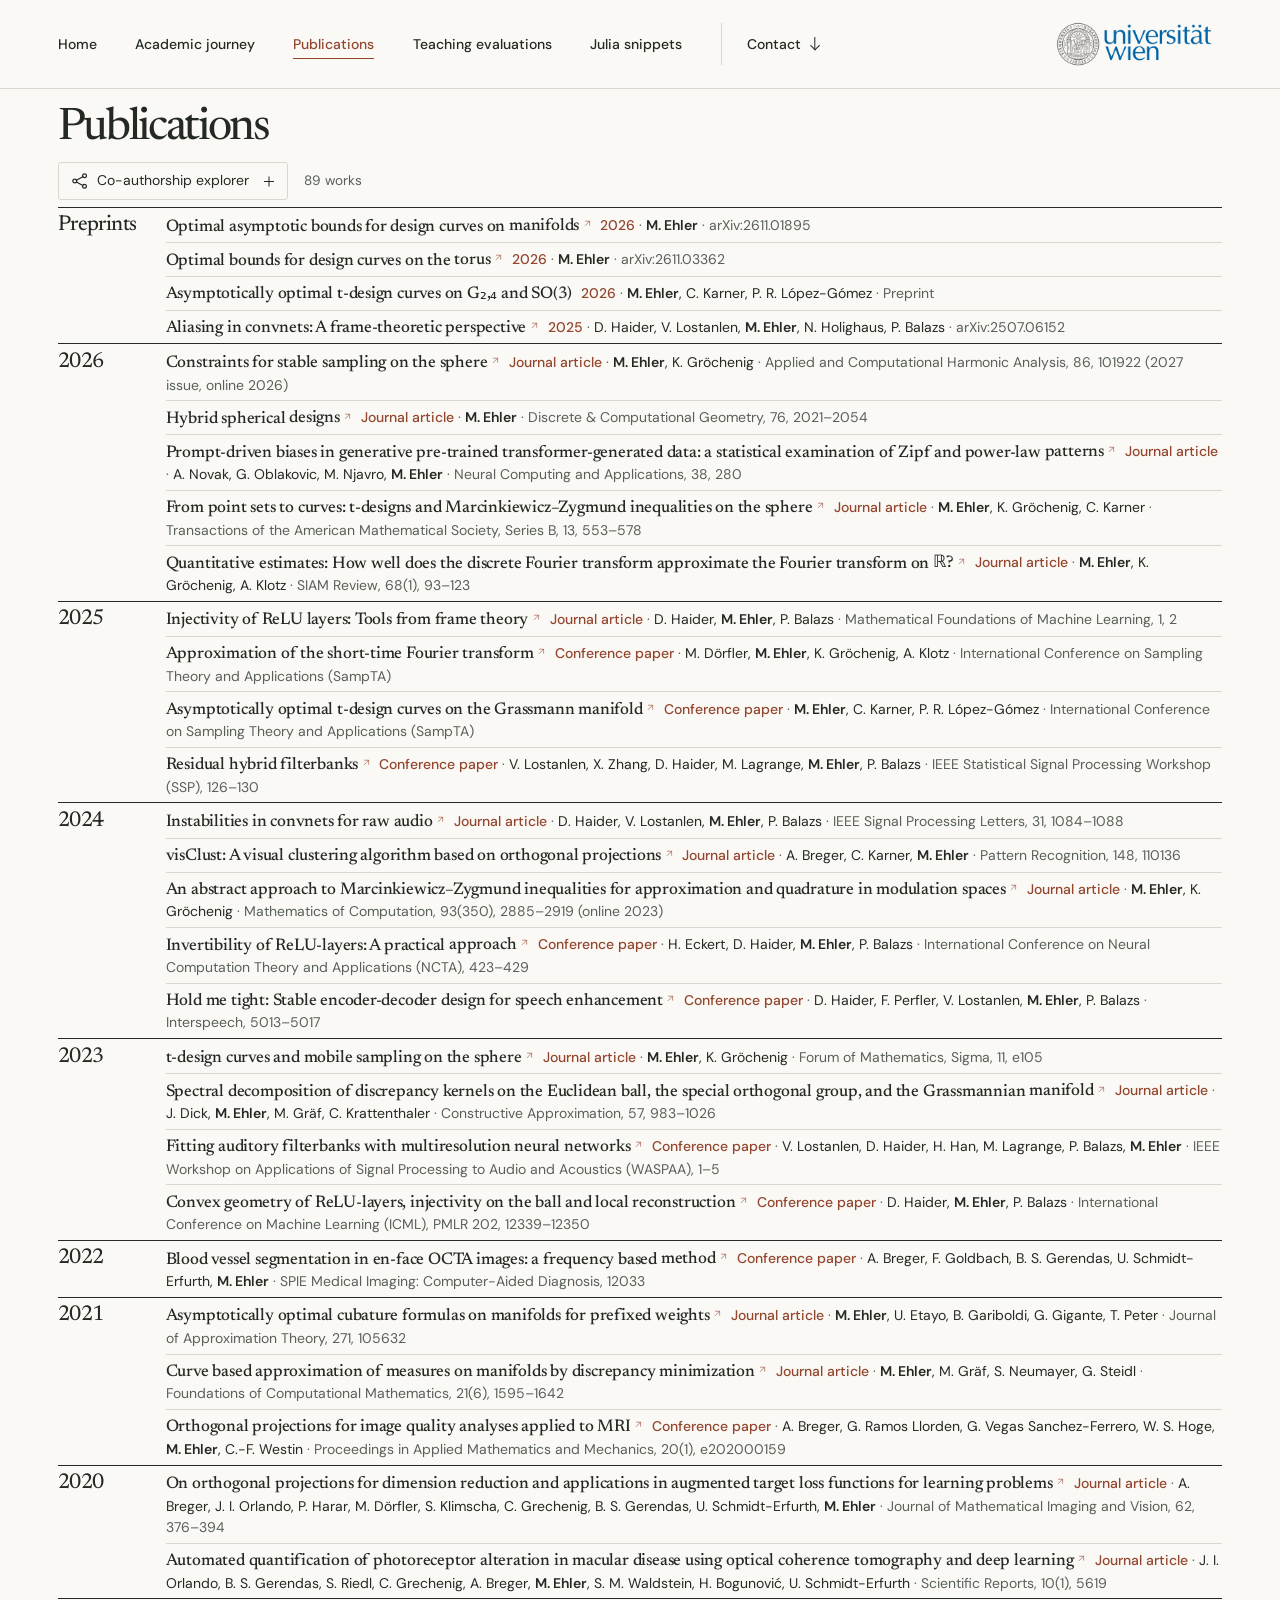
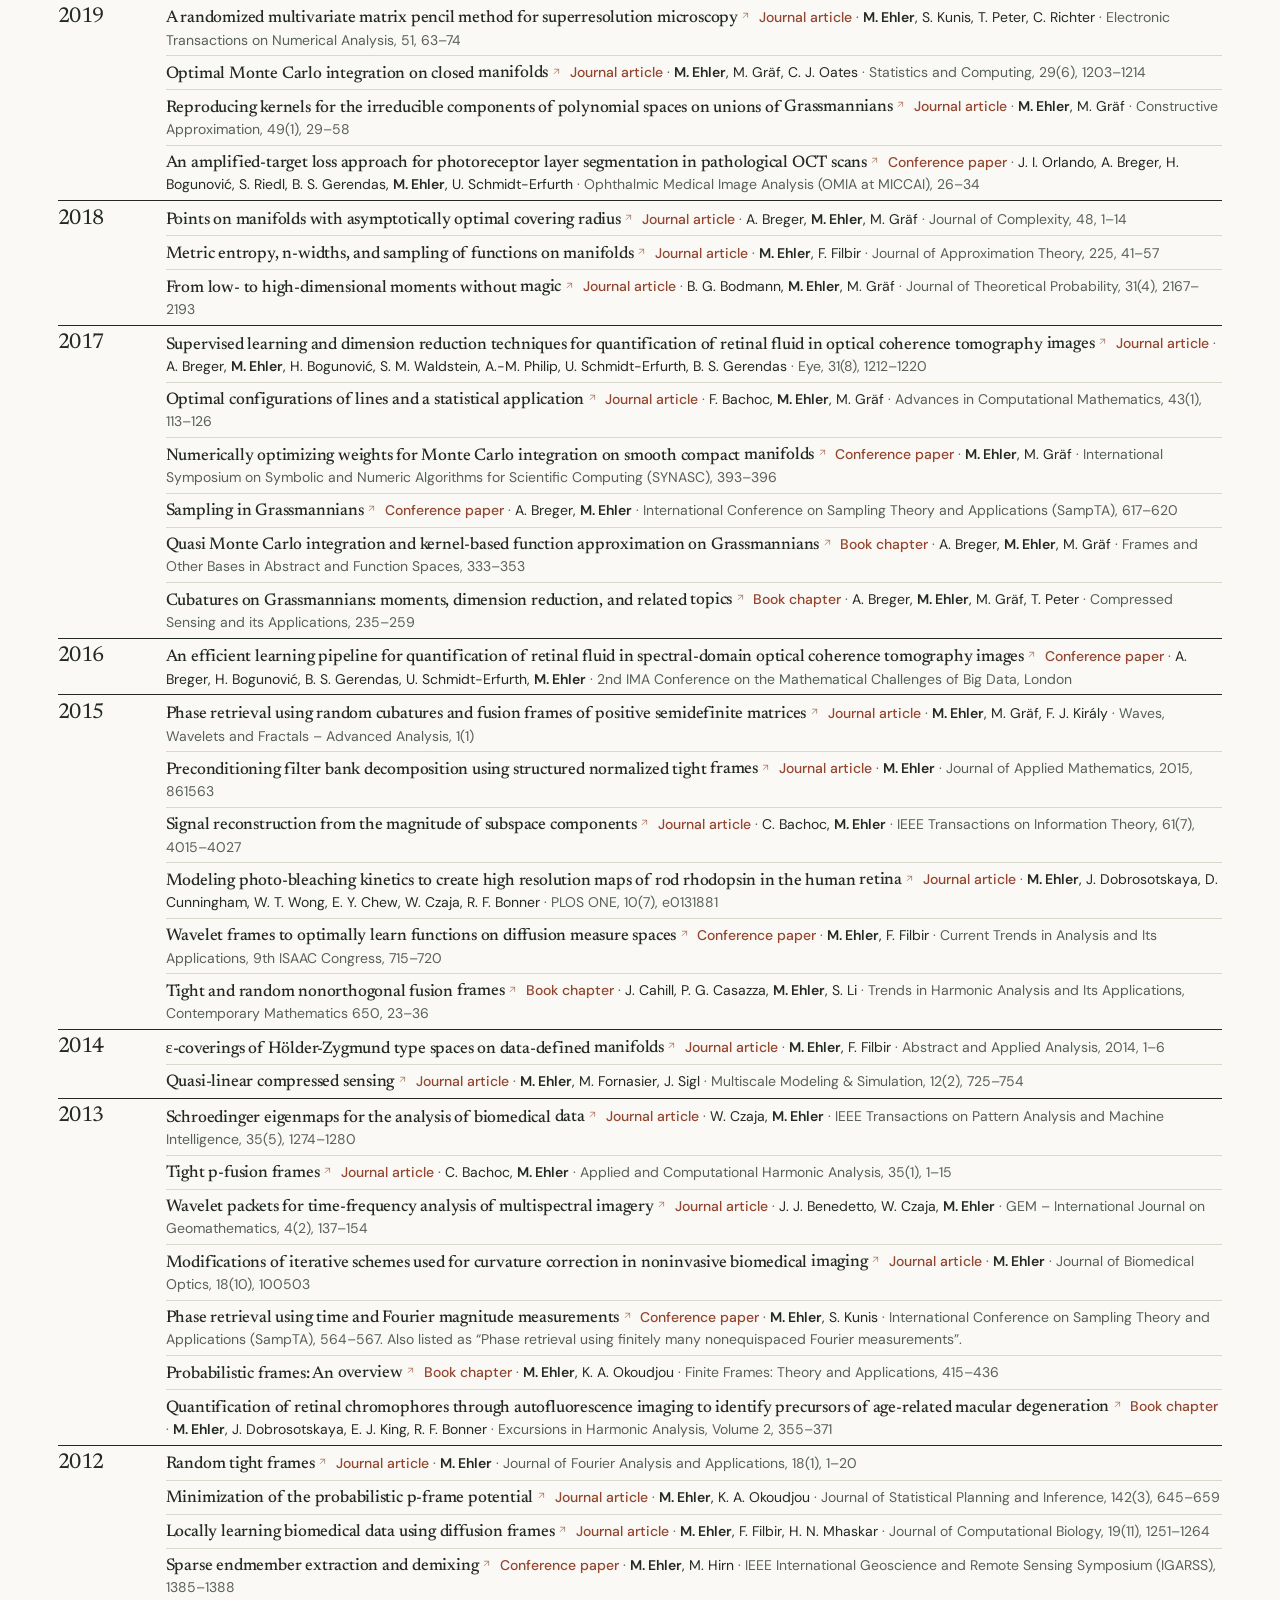
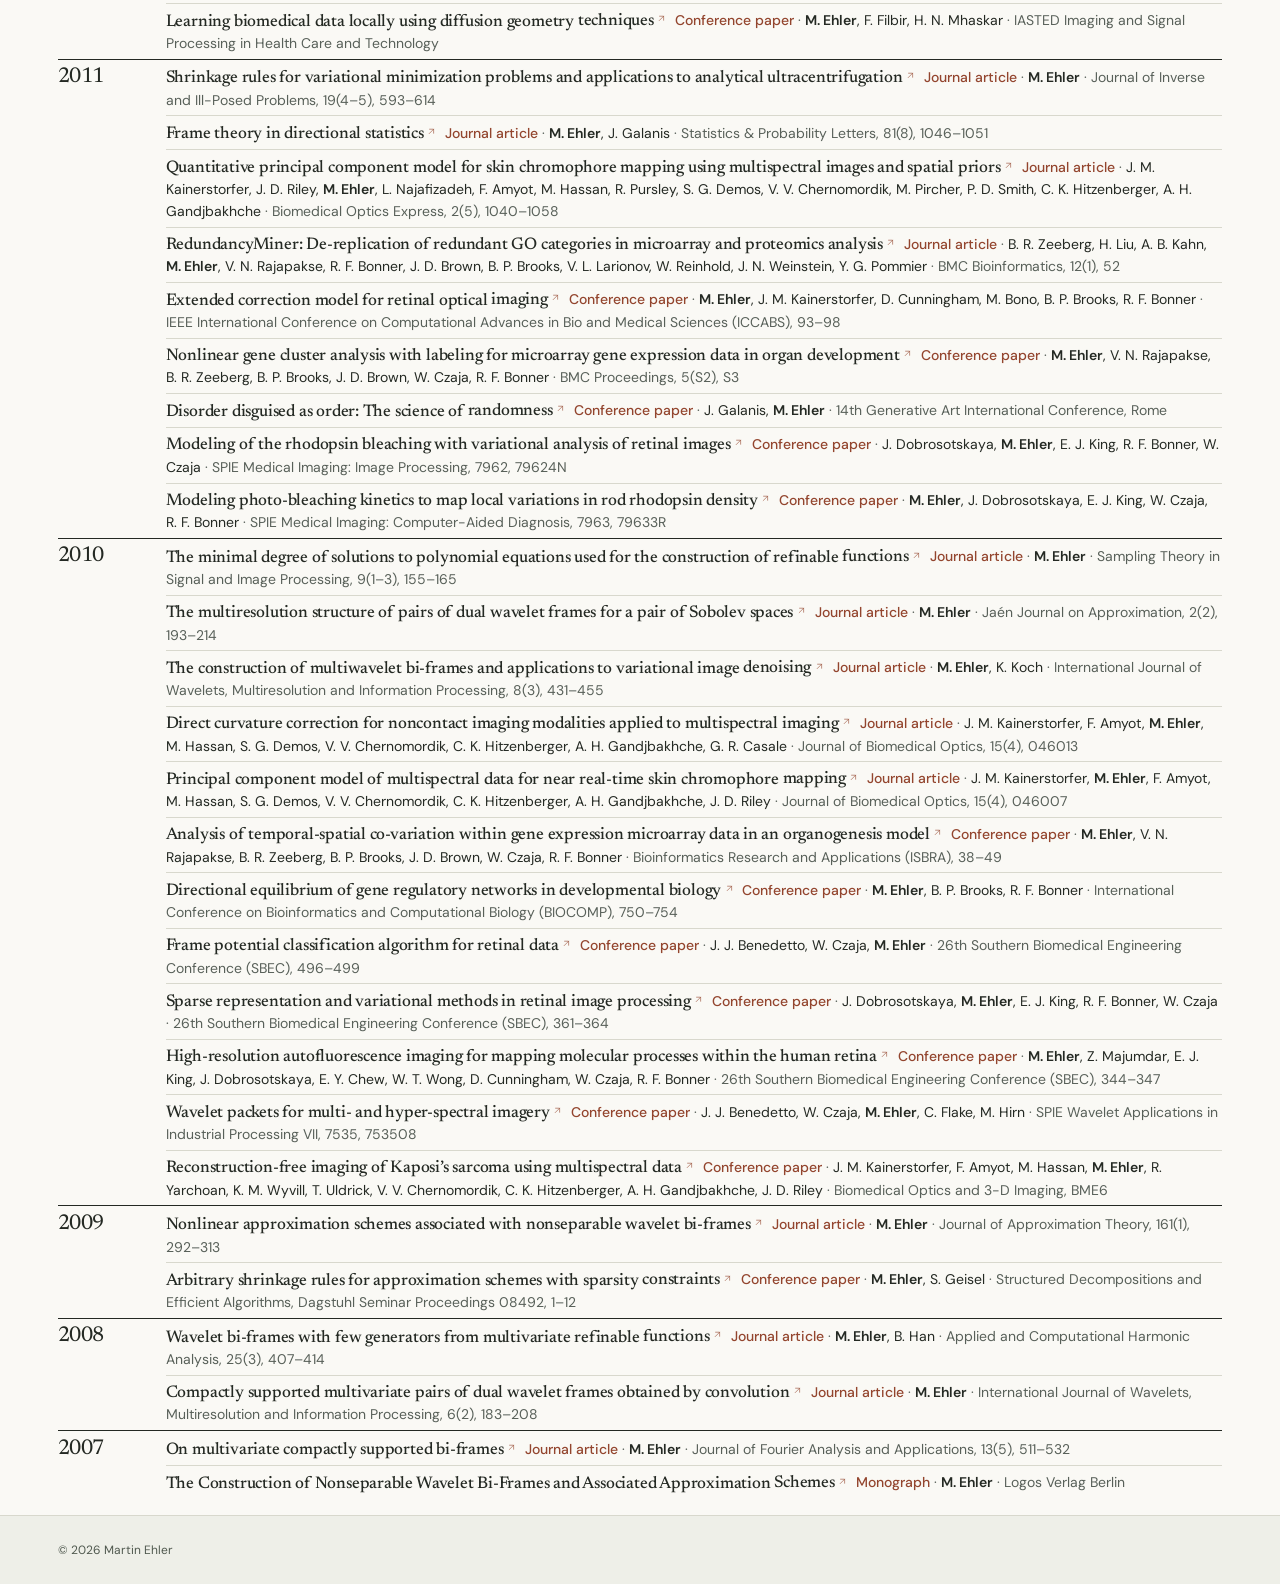
<file: publications.html>
<!doctype html>
<html lang="en">
<head>
  <meta charset="utf-8">
  <meta name="viewport" content="width=device-width, initial-scale=1">
  <meta name="description" content="Publications by Martin Ehler in computational harmonic analysis, approximation theory, data science and signal processing.">
  <meta name="theme-color" content="#faf9f5">
  <title>Publications | Martin Ehler</title>
  <link rel="icon" type="image/png" href="assets/mark.png">
  <link rel="stylesheet" href="assets/site.css">
  <link rel="stylesheet" href="assets/publications.css">
  <script defer src="assets/publications.js"></script>
</head>
<body>
  <a class="skip-link" href="#main">Skip to content</a>
  <header class="masthead">
    <div class="wrap masthead-inner">
      <nav class="main-nav" aria-label="Primary navigation">
        <a href="index.html">Home</a> <a href="academic-journey.html">Academic journey</a> <a href="publications.html" aria-current="page">Publications</a>
        <a href="teaching-evaluations.html">Teaching evaluations</a>
        <a href="julia-snippets.html">Julia snippets</a>
        <a class="contact-nav" href="index.html#contact">Contact <span class="link-arrow arrow-down" aria-hidden="true"></span></a>
      </nav>
      <img class="masthead-logo" src="assets/university-of-vienna.png" width="2000" height="1000" alt="University of Vienna">
    </div>
  </header>
  <main class="wrap" id="main" tabindex="-1">
    <header class="page-intro">
      <h1>Publications</h1>
    </header>
<!-- BEGIN BIBLIOGRAPHY -->
<div class="publication-archive" id="publication-archive">
      <div class="pub-tools" id="pub-tools" hidden>
        <div class="pub-tools-top">
          <button class="pub-network-toggle" id="pub-network-toggle" type="button" aria-controls="pub-network" aria-expanded="false">
            <svg viewBox="0 0 24 24" aria-hidden="true" fill="none" stroke="currentColor" stroke-width="1.6" stroke-linecap="round" stroke-linejoin="round"><circle cx="5" cy="12" r="2.55"/><circle cx="18" cy="5" r="2.55"/><circle cx="18" cy="19" r="2.55"/><path d="m7.3 10.9 8.4-4.7m-8.4 7 8.4 4.7"/></svg><span>Co-authorship explorer</span><span class="pub-disclose" aria-hidden="true"></span>
          </button>
          <p class="pub-status" role="status" aria-live="polite" aria-atomic="true"></p>
          <button class="pub-reset" type="button" hidden>Show all works</button>
        </div>
        
    <section class="pub-network" id="pub-network" aria-labelledby="pub-network-title" hidden>
      <div class="pub-network-aside">
        <h2 id="pub-network-title">Co-authorship</h2>
        <p>The diagram shows co-authors with at least 5 shared publications.</p>
        <select id="pub-person" aria-label="All 99 collaborators"><option value="">All 99 collaborators</option><option value="famyot">F. Amyot (4)</option><option value="fbachoc">F. Bachoc (1)</option><option value="cbachoc">C. Bachoc (2)</option><option value="pbalazs">P. Balazs (8)</option><option value="jjbenedetto">J. J. Benedetto (3)</option><option value="bgbodmann">B. G. Bodmann (1)</option><option value="hbogunovic">H. Bogunović (4)</option><option value="rfbonner">R. F. Bonner (11)</option><option value="mbono">M. Bono (1)</option><option value="abreger">A. Breger (12)</option><option value="bpbrooks">B. P. Brooks (5)</option><option value="jdbrown">J. D. Brown (3)</option><option value="jcahill">J. Cahill (1)</option><option value="grcasale">G. R. Casale (1)</option><option value="pgcasazza">P. G. Casazza (1)</option><option value="vvchernomordik">V. V. Chernomordik (4)</option><option value="eychew">E. Y. Chew (2)</option><option value="dcunningham">D. Cunningham (3)</option><option value="wczaja">W. Czaja (11)</option><option value="sgdemos">S. G. Demos (3)</option><option value="jdick">J. Dick (1)</option><option value="jdobrosotskaya">J. Dobrosotskaya (6)</option><option value="mdorfler">M. Dörfler (2)</option><option value="heckert">H. Eckert (1)</option><option value="uetayo">U. Etayo (1)</option><option value="ffilbir">F. Filbir (5)</option><option value="cflake">C. Flake (1)</option><option value="mfornasier">M. Fornasier (1)</option><option value="jgalanis">J. Galanis (2)</option><option value="ahgandjbakhche">A. H. Gandjbakhche (4)</option><option value="bgariboldi">B. Gariboldi (1)</option><option value="sgeisel">S. Geisel (1)</option><option value="bsgerendas">B. S. Gerendas (6)</option><option value="ggigante">G. Gigante (1)</option><option value="fgoldbach">F. Goldbach (1)</option><option value="mgraf">M. Gräf (11)</option><option value="cgrechenig">C. Grechenig (2)</option><option value="kgrochenig">K. Gröchenig (6)</option><option value="dhaider">D. Haider (8)</option><option value="hhan">H. Han (1)</option><option value="bhan">B. Han (1)</option><option value="pharar">P. Harar (1)</option><option value="mhassan">M. Hassan (4)</option><option value="mhirn">M. Hirn (2)</option><option value="ckhitzenberger">C. K. Hitzenberger (4)</option><option value="wshoge">W. S. Hoge (1)</option><option value="nholighaus">N. Holighaus (1)</option><option value="abkahn">A. B. Kahn (1)</option><option value="jmkainerstorfer">J. M. Kainerstorfer (5)</option><option value="ckarner">C. Karner (4)</option><option value="ejking">E. J. King (5)</option><option value="fjkiraly">F. J. Király (1)</option><option value="sklimscha">S. Klimscha (1)</option><option value="aklotz">A. Klotz (2)</option><option value="kkoch">K. Koch (1)</option><option value="ckrattenthaler">C. Krattenthaler (1)</option><option value="skunis">S. Kunis (2)</option><option value="mlagrange">M. Lagrange (2)</option><option value="vllarionov">V. L. Larionov (1)</option><option value="sli">S. Li (1)</option><option value="hliu">H. Liu (1)</option><option value="gramosllorden">G. Ramos Llorden (1)</option><option value="prlopezgomez">P. R. López-Gómez (2)</option><option value="vlostanlen">V. Lostanlen (5)</option><option value="zmajumdar">Z. Majumdar (1)</option><option value="hnmhaskar">H. N. Mhaskar (2)</option><option value="lnajafizadeh">L. Najafizadeh (1)</option><option value="sneumayer">S. Neumayer (1)</option><option value="mnjavro">M. Njavro (1)</option><option value="anovak">A. Novak (1)</option><option value="cjoates">C. J. Oates (1)</option><option value="goblakovic">G. Oblakovic (1)</option><option value="kaokoudjou">K. A. Okoudjou (2)</option><option value="jiorlando">J. I. Orlando (3)</option><option value="fperfler">F. Perfler (1)</option><option value="tpeter">T. Peter (3)</option><option value="amphilip">A.-M. Philip (1)</option><option value="mpircher">M. Pircher (1)</option><option value="ygpommier">Y. G. Pommier (1)</option><option value="rpursley">R. Pursley (1)</option><option value="vnrajapakse">V. N. Rajapakse (3)</option><option value="wreinhold">W. Reinhold (1)</option><option value="crichter">C. Richter (1)</option><option value="sriedl">S. Riedl (2)</option><option value="jdriley">J. D. Riley (3)</option><option value="gvegassanchezferrero">G. Vegas Sanchez-Ferrero (1)</option><option value="uschmidterfurth">U. Schmidt-Erfurth (6)</option><option value="jsigl">J. Sigl (1)</option><option value="pdsmith">P. D. Smith (1)</option><option value="gsteidl">G. Steidl (1)</option><option value="tuldrick">T. Uldrick (1)</option><option value="smwaldstein">S. M. Waldstein (2)</option><option value="jnweinstein">J. N. Weinstein (1)</option><option value="cfwestin">C.-F. Westin (1)</option><option value="wtwong">W. T. Wong (2)</option><option value="kmwyvill">K. M. Wyvill (1)</option><option value="ryarchoan">R. Yarchoan (1)</option><option value="brzeeberg">B. R. Zeeberg (3)</option><option value="xzhang">X. Zhang (1)</option></select>
      </div>
      <div class="pub-graph" style="--rows:8" role="group" aria-label="Co-authors with at least 5 shared publications">
        <svg viewBox="0 0 100 100" preserveAspectRatio="none" aria-hidden="true"><line data-graph-edge="abreger" x1="50" y1="50" x2="18.5" y2="6.25" stroke-width="3.00" vector-effect="non-scaling-stroke"/><line data-graph-edge="mgraf" x1="50" y1="50" x2="81.5" y2="7.143" stroke-width="2.82" vector-effect="non-scaling-stroke"/><line data-graph-edge="rfbonner" x1="50" y1="50" x2="18.5" y2="18.75" stroke-width="2.82" vector-effect="non-scaling-stroke"/><line data-graph-edge="wczaja" x1="50" y1="50" x2="81.5" y2="21.429" stroke-width="2.82" vector-effect="non-scaling-stroke"/><line data-graph-edge="dhaider" x1="50" y1="50" x2="18.5" y2="31.25" stroke-width="2.27" vector-effect="non-scaling-stroke"/><line data-graph-edge="pbalazs" x1="50" y1="50" x2="81.5" y2="35.714" stroke-width="2.27" vector-effect="non-scaling-stroke"/><line data-graph-edge="bsgerendas" x1="50" y1="50" x2="18.5" y2="43.75" stroke-width="1.90" vector-effect="non-scaling-stroke"/><line data-graph-edge="jdobrosotskaya" x1="50" y1="50" x2="81.5" y2="50.0" stroke-width="1.90" vector-effect="non-scaling-stroke"/><line data-graph-edge="kgrochenig" x1="50" y1="50" x2="18.5" y2="56.25" stroke-width="1.90" vector-effect="non-scaling-stroke"/><line data-graph-edge="uschmidterfurth" x1="50" y1="50" x2="81.5" y2="64.286" stroke-width="1.90" vector-effect="non-scaling-stroke"/><line data-graph-edge="bpbrooks" x1="50" y1="50" x2="18.5" y2="68.75" stroke-width="1.72" vector-effect="non-scaling-stroke"/><line data-graph-edge="ejking" x1="50" y1="50" x2="81.5" y2="78.571" stroke-width="1.72" vector-effect="non-scaling-stroke"/><line data-graph-edge="ffilbir" x1="50" y1="50" x2="18.5" y2="81.25" stroke-width="1.72" vector-effect="non-scaling-stroke"/><line data-graph-edge="jmkainerstorfer" x1="50" y1="50" x2="81.5" y2="92.857" stroke-width="1.72" vector-effect="non-scaling-stroke"/><line data-graph-edge="vlostanlen" x1="50" y1="50" x2="18.5" y2="93.75" stroke-width="1.72" vector-effect="non-scaling-stroke"/></svg>
        <span class="pub-graph-center">M. Ehler</span>
        <button type="button" data-graph-person="abreger" aria-pressed="false" style="--x:18.5%;--y:6.25%" aria-label="A. Breger, 12 shared papers"><span>A. Breger</span><small>12</small></button><button type="button" data-graph-person="mgraf" aria-pressed="false" style="--x:81.5%;--y:7.143%" aria-label="M. Gräf, 11 shared papers"><span>M. Gräf</span><small>11</small></button><button type="button" data-graph-person="rfbonner" aria-pressed="false" style="--x:18.5%;--y:18.75%" aria-label="R. F. Bonner, 11 shared papers"><span>R. F. Bonner</span><small>11</small></button><button type="button" data-graph-person="wczaja" aria-pressed="false" style="--x:81.5%;--y:21.429%" aria-label="W. Czaja, 11 shared papers"><span>W. Czaja</span><small>11</small></button><button type="button" data-graph-person="dhaider" aria-pressed="false" style="--x:18.5%;--y:31.25%" aria-label="D. Haider, 8 shared papers"><span>D. Haider</span><small>8</small></button><button type="button" data-graph-person="pbalazs" aria-pressed="false" style="--x:81.5%;--y:35.714%" aria-label="P. Balazs, 8 shared papers"><span>P. Balazs</span><small>8</small></button><button type="button" data-graph-person="bsgerendas" aria-pressed="false" style="--x:18.5%;--y:43.75%" aria-label="B. S. Gerendas, 6 shared papers"><span>B. S. Gerendas</span><small>6</small></button><button type="button" data-graph-person="jdobrosotskaya" aria-pressed="false" style="--x:81.5%;--y:50.0%" aria-label="J. Dobrosotskaya, 6 shared papers"><span>J. Dobrosotskaya</span><small>6</small></button><button type="button" data-graph-person="kgrochenig" aria-pressed="false" style="--x:18.5%;--y:56.25%" aria-label="K. Gröchenig, 6 shared papers"><span>K. Gröchenig</span><small>6</small></button><button type="button" data-graph-person="uschmidterfurth" aria-pressed="false" style="--x:81.5%;--y:64.286%" aria-label="U. Schmidt-Erfurth, 6 shared papers"><span>U. Schmidt-Erfurth</span><small>6</small></button><button type="button" data-graph-person="bpbrooks" aria-pressed="false" style="--x:18.5%;--y:68.75%" aria-label="B. P. Brooks, 5 shared papers"><span>B. P. Brooks</span><small>5</small></button><button type="button" data-graph-person="ejking" aria-pressed="false" style="--x:81.5%;--y:78.571%" aria-label="E. J. King, 5 shared papers"><span>E. J. King</span><small>5</small></button><button type="button" data-graph-person="ffilbir" aria-pressed="false" style="--x:18.5%;--y:81.25%" aria-label="F. Filbir, 5 shared papers"><span>F. Filbir</span><small>5</small></button><button type="button" data-graph-person="jmkainerstorfer" aria-pressed="false" style="--x:81.5%;--y:92.857%" aria-label="J. M. Kainerstorfer, 5 shared papers"><span>J. M. Kainerstorfer</span><small>5</small></button><button type="button" data-graph-person="vlostanlen" aria-pressed="false" style="--x:18.5%;--y:93.75%" aria-label="V. Lostanlen, 5 shared papers"><span>V. Lostanlen</span><small>5</small></button>
      </div>
    </section>
      </div>
      <div class="pub-sections">
        <section class="pub-year" aria-labelledby="pub-preprints">
          <h2 id="pub-preprints">Preprints</h2>
          <ul class="pub-list">
          <li class="pub-record" data-collaborators="">
            <h3><a href="https://arxiv.org/abs/2611.01895">Optimal asymptotic bounds for design curves on <span class="pub-link-end">manifolds<span class="pub-external"><svg viewBox="0 0 24 24" aria-hidden="true" fill="none" stroke="currentColor" stroke-width="1.6" stroke-linecap="round" stroke-linejoin="round"><path d="M6 18 18 6M7 6h11v11"/></svg></span></span></a></h3>
            <p class="pub-citation"><span class="pub-kind">2026</span> ·
              <span class="pub-byline"><strong>M. Ehler</strong></span> · <span class="pub-venue">arXiv:2611.01895</span></p>
          </li>
          <li class="pub-record" data-collaborators="">
            <h3><a href="https://arxiv.org/abs/2611.03362">Optimal bounds for design curves on the <span class="pub-link-end">torus<span class="pub-external"><svg viewBox="0 0 24 24" aria-hidden="true" fill="none" stroke="currentColor" stroke-width="1.6" stroke-linecap="round" stroke-linejoin="round"><path d="M6 18 18 6M7 6h11v11"/></svg></span></span></a></h3>
            <p class="pub-citation"><span class="pub-kind">2026</span> ·
              <span class="pub-byline"><strong>M. Ehler</strong></span> · <span class="pub-venue">arXiv:2611.03362</span></p>
          </li>
          <li class="pub-record" data-collaborators="ckarner prlopezgomez">
            <h3>Asymptotically optimal t-design curves on G₂,₄ and SO(3)</h3>
            <p class="pub-citation"><span class="pub-kind">2026</span> ·
              <span class="pub-byline"><strong>M. Ehler</strong>, C. Karner, P. R. López-Gómez</span> · <span class="pub-venue">Preprint</span></p>
          </li>
          <li class="pub-record" data-collaborators="dhaider vlostanlen nholighaus pbalazs">
            <h3><a href="https://arxiv.org/abs/2507.06152">Aliasing in convnets: A frame-theoretic <span class="pub-link-end">perspective<span class="pub-external"><svg viewBox="0 0 24 24" aria-hidden="true" fill="none" stroke="currentColor" stroke-width="1.6" stroke-linecap="round" stroke-linejoin="round"><path d="M6 18 18 6M7 6h11v11"/></svg></span></span></a></h3>
            <p class="pub-citation"><span class="pub-kind">2025</span> ·
              <span class="pub-byline">D. Haider, V. Lostanlen, <strong>M. Ehler</strong>, N. Holighaus, P. Balazs</span> · <span class="pub-venue">arXiv:2507.06152</span></p>
          </li></ul>
        </section>
        <section class="pub-year" aria-labelledby="pub-y2026">
          <h2 id="pub-y2026">2026</h2>
          <ul class="pub-list">
          <li class="pub-record" data-collaborators="kgrochenig">
            <h3><a href="https://doi.org/10.1016/j.acha.2026.101922">Constraints for stable sampling on the <span class="pub-link-end">sphere<span class="pub-external"><svg viewBox="0 0 24 24" aria-hidden="true" fill="none" stroke="currentColor" stroke-width="1.6" stroke-linecap="round" stroke-linejoin="round"><path d="M6 18 18 6M7 6h11v11"/></svg></span></span></a></h3>
            <p class="pub-citation"><span class="pub-kind">Journal article</span> ·
              <span class="pub-byline"><strong>M. Ehler</strong>, K. Gröchenig</span> · <span class="pub-venue">Applied and Computational Harmonic Analysis, 86, 101922 (2027 issue, online 2026)</span></p>
          </li>
          <li class="pub-record" data-collaborators="">
            <h3><a href="https://doi.org/10.1007/s00454-026-00861-7">Hybrid spherical <span class="pub-link-end">designs<span class="pub-external"><svg viewBox="0 0 24 24" aria-hidden="true" fill="none" stroke="currentColor" stroke-width="1.6" stroke-linecap="round" stroke-linejoin="round"><path d="M6 18 18 6M7 6h11v11"/></svg></span></span></a></h3>
            <p class="pub-citation"><span class="pub-kind">Journal article</span> ·
              <span class="pub-byline"><strong>M. Ehler</strong></span> · <span class="pub-venue">Discrete &amp; Computational Geometry, 76, 2021–2054</span></p>
          </li>
          <li class="pub-record" data-collaborators="anovak goblakovic mnjavro">
            <h3><a href="https://doi.org/10.1007/s00521-026-12062-7">Prompt-driven biases in generative pre-trained transformer-generated data: a statistical examination of Zipf and power-law <span class="pub-link-end">patterns<span class="pub-external"><svg viewBox="0 0 24 24" aria-hidden="true" fill="none" stroke="currentColor" stroke-width="1.6" stroke-linecap="round" stroke-linejoin="round"><path d="M6 18 18 6M7 6h11v11"/></svg></span></span></a></h3>
            <p class="pub-citation"><span class="pub-kind">Journal article</span> ·
              <span class="pub-byline">A. Novak, G. Oblakovic, M. Njavro, <strong>M. Ehler</strong></span> · <span class="pub-venue">Neural Computing and Applications, 38, 280</span></p>
          </li>
          <li class="pub-record" data-collaborators="kgrochenig ckarner">
            <h3><a href="https://doi.org/10.1090/btran/259">From point sets to curves: t-designs and Marcinkiewicz–Zygmund inequalities on the <span class="pub-link-end">sphere<span class="pub-external"><svg viewBox="0 0 24 24" aria-hidden="true" fill="none" stroke="currentColor" stroke-width="1.6" stroke-linecap="round" stroke-linejoin="round"><path d="M6 18 18 6M7 6h11v11"/></svg></span></span></a></h3>
            <p class="pub-citation"><span class="pub-kind">Journal article</span> ·
              <span class="pub-byline"><strong>M. Ehler</strong>, K. Gröchenig, C. Karner</span> · <span class="pub-venue">Transactions of the American Mathematical Society, Series B, 13, 553–578</span></p>
          </li>
          <li class="pub-record" data-collaborators="kgrochenig aklotz">
            <h3><a href="https://doi.org/10.1137/24M1650399">Quantitative estimates: How well does the discrete Fourier transform approximate the Fourier transform on <span class="pub-link-end">ℝ?<span class="pub-external"><svg viewBox="0 0 24 24" aria-hidden="true" fill="none" stroke="currentColor" stroke-width="1.6" stroke-linecap="round" stroke-linejoin="round"><path d="M6 18 18 6M7 6h11v11"/></svg></span></span></a></h3>
            <p class="pub-citation"><span class="pub-kind">Journal article</span> ·
              <span class="pub-byline"><strong>M. Ehler</strong>, K. Gröchenig, A. Klotz</span> · <span class="pub-venue">SIAM Review, 68(1), 93–123</span></p>
          </li></ul>
        </section>
        <section class="pub-year" aria-labelledby="pub-y2025">
          <h2 id="pub-y2025">2025</h2>
          <ul class="pub-list">
          <li class="pub-record" data-collaborators="dhaider pbalazs">
            <h3><a href="https://doi.org/10.1007/s44439-025-00003-6">Injectivity of ReLU layers: Tools from frame <span class="pub-link-end">theory<span class="pub-external"><svg viewBox="0 0 24 24" aria-hidden="true" fill="none" stroke="currentColor" stroke-width="1.6" stroke-linecap="round" stroke-linejoin="round"><path d="M6 18 18 6M7 6h11v11"/></svg></span></span></a></h3>
            <p class="pub-citation"><span class="pub-kind">Journal article</span> ·
              <span class="pub-byline">D. Haider, <strong>M. Ehler</strong>, P. Balazs</span> · <span class="pub-venue">Mathematical Foundations of Machine Learning, 1, 2</span></p>
          </li>
          <li class="pub-record" data-collaborators="mdorfler kgrochenig aklotz">
            <h3><a href="https://doi.org/10.1109/SampTA64769.2025.11133559">Approximation of the short-time Fourier <span class="pub-link-end">transform<span class="pub-external"><svg viewBox="0 0 24 24" aria-hidden="true" fill="none" stroke="currentColor" stroke-width="1.6" stroke-linecap="round" stroke-linejoin="round"><path d="M6 18 18 6M7 6h11v11"/></svg></span></span></a></h3>
            <p class="pub-citation"><span class="pub-kind">Conference paper</span> ·
              <span class="pub-byline">M. Dörfler, <strong>M. Ehler</strong>, K. Gröchenig, A. Klotz</span> · <span class="pub-venue">International Conference on Sampling Theory and Applications (SampTA)</span></p>
          </li>
          <li class="pub-record" data-collaborators="ckarner prlopezgomez">
            <h3><a href="https://doi.org/10.1109/SampTA64769.2025.11133543">Asymptotically optimal t-design curves on the Grassmann <span class="pub-link-end">manifold<span class="pub-external"><svg viewBox="0 0 24 24" aria-hidden="true" fill="none" stroke="currentColor" stroke-width="1.6" stroke-linecap="round" stroke-linejoin="round"><path d="M6 18 18 6M7 6h11v11"/></svg></span></span></a></h3>
            <p class="pub-citation"><span class="pub-kind">Conference paper</span> ·
              <span class="pub-byline"><strong>M. Ehler</strong>, C. Karner, P. R. López-Gómez</span> · <span class="pub-venue">International Conference on Sampling Theory and Applications (SampTA)</span></p>
          </li>
          <li class="pub-record" data-collaborators="vlostanlen xzhang dhaider mlagrange pbalazs">
            <h3><a href="https://doi.org/10.1109/SSP64130.2025.11073345">Residual hybrid <span class="pub-link-end">filterbanks<span class="pub-external"><svg viewBox="0 0 24 24" aria-hidden="true" fill="none" stroke="currentColor" stroke-width="1.6" stroke-linecap="round" stroke-linejoin="round"><path d="M6 18 18 6M7 6h11v11"/></svg></span></span></a></h3>
            <p class="pub-citation"><span class="pub-kind">Conference paper</span> ·
              <span class="pub-byline">V. Lostanlen, X. Zhang, D. Haider, M. Lagrange, <strong>M. Ehler</strong>, P. Balazs</span> · <span class="pub-venue">IEEE Statistical Signal Processing Workshop (SSP), 126–130</span></p>
          </li></ul>
        </section>
        <section class="pub-year" aria-labelledby="pub-y2024">
          <h2 id="pub-y2024">2024</h2>
          <ul class="pub-list">
          <li class="pub-record" data-collaborators="dhaider vlostanlen pbalazs">
            <h3><a href="https://doi.org/10.1109/LSP.2024.3386492">Instabilities in convnets for raw <span class="pub-link-end">audio<span class="pub-external"><svg viewBox="0 0 24 24" aria-hidden="true" fill="none" stroke="currentColor" stroke-width="1.6" stroke-linecap="round" stroke-linejoin="round"><path d="M6 18 18 6M7 6h11v11"/></svg></span></span></a></h3>
            <p class="pub-citation"><span class="pub-kind">Journal article</span> ·
              <span class="pub-byline">D. Haider, V. Lostanlen, <strong>M. Ehler</strong>, P. Balazs</span> · <span class="pub-venue">IEEE Signal Processing Letters, 31, 1084–1088</span></p>
          </li>
          <li class="pub-record" data-collaborators="abreger ckarner">
            <h3><a href="https://doi.org/10.1016/j.patcog.2023.110136">visClust: A visual clustering algorithm based on orthogonal <span class="pub-link-end">projections<span class="pub-external"><svg viewBox="0 0 24 24" aria-hidden="true" fill="none" stroke="currentColor" stroke-width="1.6" stroke-linecap="round" stroke-linejoin="round"><path d="M6 18 18 6M7 6h11v11"/></svg></span></span></a></h3>
            <p class="pub-citation"><span class="pub-kind">Journal article</span> ·
              <span class="pub-byline">A. Breger, C. Karner, <strong>M. Ehler</strong></span> · <span class="pub-venue">Pattern Recognition, 148, 110136</span></p>
          </li>
          <li class="pub-record" data-collaborators="kgrochenig">
            <h3><a href="https://doi.org/10.1090/mcom/3930">An abstract approach to Marcinkiewicz–Zygmund inequalities for approximation and quadrature in modulation <span class="pub-link-end">spaces<span class="pub-external"><svg viewBox="0 0 24 24" aria-hidden="true" fill="none" stroke="currentColor" stroke-width="1.6" stroke-linecap="round" stroke-linejoin="round"><path d="M6 18 18 6M7 6h11v11"/></svg></span></span></a></h3>
            <p class="pub-citation"><span class="pub-kind">Journal article</span> ·
              <span class="pub-byline"><strong>M. Ehler</strong>, K. Gröchenig</span> · <span class="pub-venue">Mathematics of Computation, 93(350), 2885–2919 (online 2023)</span></p>
          </li>
          <li class="pub-record" data-collaborators="heckert dhaider pbalazs">
            <h3><a href="https://doi.org/10.5220/0012951300003837">Invertibility of ReLU-layers: A practical <span class="pub-link-end">approach<span class="pub-external"><svg viewBox="0 0 24 24" aria-hidden="true" fill="none" stroke="currentColor" stroke-width="1.6" stroke-linecap="round" stroke-linejoin="round"><path d="M6 18 18 6M7 6h11v11"/></svg></span></span></a></h3>
            <p class="pub-citation"><span class="pub-kind">Conference paper</span> ·
              <span class="pub-byline">H. Eckert, D. Haider, <strong>M. Ehler</strong>, P. Balazs</span> · <span class="pub-venue">International Conference on Neural Computation Theory and Applications (NCTA), 423–429</span></p>
          </li>
          <li class="pub-record" data-collaborators="dhaider fperfler vlostanlen pbalazs">
            <h3><a href="https://doi.org/10.21437/Interspeech.2024-1622">Hold me tight: Stable encoder-decoder design for speech <span class="pub-link-end">enhancement<span class="pub-external"><svg viewBox="0 0 24 24" aria-hidden="true" fill="none" stroke="currentColor" stroke-width="1.6" stroke-linecap="round" stroke-linejoin="round"><path d="M6 18 18 6M7 6h11v11"/></svg></span></span></a></h3>
            <p class="pub-citation"><span class="pub-kind">Conference paper</span> ·
              <span class="pub-byline">D. Haider, F. Perfler, V. Lostanlen, <strong>M. Ehler</strong>, P. Balazs</span> · <span class="pub-venue">Interspeech, 5013–5017</span></p>
          </li></ul>
        </section>
        <section class="pub-year" aria-labelledby="pub-y2023">
          <h2 id="pub-y2023">2023</h2>
          <ul class="pub-list">
          <li class="pub-record" data-collaborators="kgrochenig">
            <h3><a href="https://doi.org/10.1017/fms.2023.106">t-design curves and mobile sampling on the <span class="pub-link-end">sphere<span class="pub-external"><svg viewBox="0 0 24 24" aria-hidden="true" fill="none" stroke="currentColor" stroke-width="1.6" stroke-linecap="round" stroke-linejoin="round"><path d="M6 18 18 6M7 6h11v11"/></svg></span></span></a></h3>
            <p class="pub-citation"><span class="pub-kind">Journal article</span> ·
              <span class="pub-byline"><strong>M. Ehler</strong>, K. Gröchenig</span> · <span class="pub-venue">Forum of Mathematics, Sigma, 11, e105</span></p>
          </li>
          <li class="pub-record" data-collaborators="jdick mgraf ckrattenthaler">
            <h3><a href="https://doi.org/10.1007/s00365-023-09638-0">Spectral decomposition of discrepancy kernels on the Euclidean ball, the special orthogonal group, and the Grassmannian <span class="pub-link-end">manifold<span class="pub-external"><svg viewBox="0 0 24 24" aria-hidden="true" fill="none" stroke="currentColor" stroke-width="1.6" stroke-linecap="round" stroke-linejoin="round"><path d="M6 18 18 6M7 6h11v11"/></svg></span></span></a></h3>
            <p class="pub-citation"><span class="pub-kind">Journal article</span> ·
              <span class="pub-byline">J. Dick, <strong>M. Ehler</strong>, M. Gräf, C. Krattenthaler</span> · <span class="pub-venue">Constructive Approximation, 57, 983–1026</span></p>
          </li>
          <li class="pub-record" data-collaborators="vlostanlen dhaider hhan mlagrange pbalazs">
            <h3><a href="https://doi.org/10.1109/WASPAA58266.2023.10248131">Fitting auditory filterbanks with multiresolution neural <span class="pub-link-end">networks<span class="pub-external"><svg viewBox="0 0 24 24" aria-hidden="true" fill="none" stroke="currentColor" stroke-width="1.6" stroke-linecap="round" stroke-linejoin="round"><path d="M6 18 18 6M7 6h11v11"/></svg></span></span></a></h3>
            <p class="pub-citation"><span class="pub-kind">Conference paper</span> ·
              <span class="pub-byline">V. Lostanlen, D. Haider, H. Han, M. Lagrange, P. Balazs, <strong>M. Ehler</strong></span> · <span class="pub-venue">IEEE Workshop on Applications of Signal Processing to Audio and Acoustics (WASPAA), 1–5</span></p>
          </li>
          <li class="pub-record" data-collaborators="dhaider pbalazs">
            <h3><a href="https://proceedings.mlr.press/v202/haider23a.html">Convex geometry of ReLU-layers, injectivity on the ball and local <span class="pub-link-end">reconstruction<span class="pub-external"><svg viewBox="0 0 24 24" aria-hidden="true" fill="none" stroke="currentColor" stroke-width="1.6" stroke-linecap="round" stroke-linejoin="round"><path d="M6 18 18 6M7 6h11v11"/></svg></span></span></a></h3>
            <p class="pub-citation"><span class="pub-kind">Conference paper</span> ·
              <span class="pub-byline">D. Haider, <strong>M. Ehler</strong>, P. Balazs</span> · <span class="pub-venue">International Conference on Machine Learning (ICML), PMLR 202, 12339–12350</span></p>
          </li></ul>
        </section>
        <section class="pub-year" aria-labelledby="pub-y2022">
          <h2 id="pub-y2022">2022</h2>
          <ul class="pub-list">
          <li class="pub-record" data-collaborators="abreger fgoldbach bsgerendas uschmidterfurth">
            <h3><a href="https://doi.org/10.1117/12.2611819">Blood vessel segmentation in en-face OCTA images: a frequency based <span class="pub-link-end">method<span class="pub-external"><svg viewBox="0 0 24 24" aria-hidden="true" fill="none" stroke="currentColor" stroke-width="1.6" stroke-linecap="round" stroke-linejoin="round"><path d="M6 18 18 6M7 6h11v11"/></svg></span></span></a></h3>
            <p class="pub-citation"><span class="pub-kind">Conference paper</span> ·
              <span class="pub-byline">A. Breger, F. Goldbach, B. S. Gerendas, U. Schmidt-Erfurth, <strong>M. Ehler</strong></span> · <span class="pub-venue">SPIE Medical Imaging: Computer-Aided Diagnosis, 12033</span></p>
          </li></ul>
        </section>
        <section class="pub-year" aria-labelledby="pub-y2021">
          <h2 id="pub-y2021">2021</h2>
          <ul class="pub-list">
          <li class="pub-record" data-collaborators="uetayo bgariboldi ggigante tpeter">
            <h3><a href="https://doi.org/10.1016/j.jat.2021.105632">Asymptotically optimal cubature formulas on manifolds for prefixed <span class="pub-link-end">weights<span class="pub-external"><svg viewBox="0 0 24 24" aria-hidden="true" fill="none" stroke="currentColor" stroke-width="1.6" stroke-linecap="round" stroke-linejoin="round"><path d="M6 18 18 6M7 6h11v11"/></svg></span></span></a></h3>
            <p class="pub-citation"><span class="pub-kind">Journal article</span> ·
              <span class="pub-byline"><strong>M. Ehler</strong>, U. Etayo, B. Gariboldi, G. Gigante, T. Peter</span> · <span class="pub-venue">Journal of Approximation Theory, 271, 105632</span></p>
          </li>
          <li class="pub-record" data-collaborators="mgraf sneumayer gsteidl">
            <h3><a href="https://doi.org/10.1007/s10208-021-09491-2">Curve based approximation of measures on manifolds by discrepancy <span class="pub-link-end">minimization<span class="pub-external"><svg viewBox="0 0 24 24" aria-hidden="true" fill="none" stroke="currentColor" stroke-width="1.6" stroke-linecap="round" stroke-linejoin="round"><path d="M6 18 18 6M7 6h11v11"/></svg></span></span></a></h3>
            <p class="pub-citation"><span class="pub-kind">Journal article</span> ·
              <span class="pub-byline"><strong>M. Ehler</strong>, M. Gräf, S. Neumayer, G. Steidl</span> · <span class="pub-venue">Foundations of Computational Mathematics, 21(6), 1595–1642</span></p>
          </li>
          <li class="pub-record" data-collaborators="abreger gramosllorden gvegassanchezferrero wshoge cfwestin">
            <h3><a href="https://doi.org/10.1002/pamm.202000159">Orthogonal projections for image quality analyses applied to <span class="pub-link-end">MRI<span class="pub-external"><svg viewBox="0 0 24 24" aria-hidden="true" fill="none" stroke="currentColor" stroke-width="1.6" stroke-linecap="round" stroke-linejoin="round"><path d="M6 18 18 6M7 6h11v11"/></svg></span></span></a></h3>
            <p class="pub-citation"><span class="pub-kind">Conference paper</span> ·
              <span class="pub-byline">A. Breger, G. Ramos Llorden, G. Vegas Sanchez-Ferrero, W. S. Hoge, <strong>M. Ehler</strong>, C.-F. Westin</span> · <span class="pub-venue">Proceedings in Applied Mathematics and Mechanics, 20(1), e202000159</span></p>
          </li></ul>
        </section>
        <section class="pub-year" aria-labelledby="pub-y2020">
          <h2 id="pub-y2020">2020</h2>
          <ul class="pub-list">
          <li class="pub-record" data-collaborators="abreger jiorlando pharar mdorfler sklimscha cgrechenig bsgerendas uschmidterfurth">
            <h3><a href="https://doi.org/10.1007/s10851-019-00902-2">On orthogonal projections for dimension reduction and applications in augmented target loss functions for learning <span class="pub-link-end">problems<span class="pub-external"><svg viewBox="0 0 24 24" aria-hidden="true" fill="none" stroke="currentColor" stroke-width="1.6" stroke-linecap="round" stroke-linejoin="round"><path d="M6 18 18 6M7 6h11v11"/></svg></span></span></a></h3>
            <p class="pub-citation"><span class="pub-kind">Journal article</span> ·
              <span class="pub-byline">A. Breger, J. I. Orlando, P. Harar, M. Dörfler, S. Klimscha, C. Grechenig, B. S. Gerendas, U. Schmidt-Erfurth, <strong>M. Ehler</strong></span> · <span class="pub-venue">Journal of Mathematical Imaging and Vision, 62, 376–394</span></p>
          </li>
          <li class="pub-record" data-collaborators="jiorlando bsgerendas sriedl cgrechenig abreger smwaldstein hbogunovic uschmidterfurth">
            <h3><a href="https://doi.org/10.1038/s41598-020-62329-9">Automated quantification of photoreceptor alteration in macular disease using optical coherence tomography and deep <span class="pub-link-end">learning<span class="pub-external"><svg viewBox="0 0 24 24" aria-hidden="true" fill="none" stroke="currentColor" stroke-width="1.6" stroke-linecap="round" stroke-linejoin="round"><path d="M6 18 18 6M7 6h11v11"/></svg></span></span></a></h3>
            <p class="pub-citation"><span class="pub-kind">Journal article</span> ·
              <span class="pub-byline">J. I. Orlando, B. S. Gerendas, S. Riedl, C. Grechenig, A. Breger, <strong>M. Ehler</strong>, S. M. Waldstein, H. Bogunović, U. Schmidt-Erfurth</span> · <span class="pub-venue">Scientific Reports, 10(1), 5619</span></p>
          </li></ul>
        </section>
        <section class="pub-year" aria-labelledby="pub-y2019">
          <h2 id="pub-y2019">2019</h2>
          <ul class="pub-list">
          <li class="pub-record" data-collaborators="skunis tpeter crichter">
            <h3><a href="https://doi.org/10.1553/etna_vol51s63">A randomized multivariate matrix pencil method for superresolution <span class="pub-link-end">microscopy<span class="pub-external"><svg viewBox="0 0 24 24" aria-hidden="true" fill="none" stroke="currentColor" stroke-width="1.6" stroke-linecap="round" stroke-linejoin="round"><path d="M6 18 18 6M7 6h11v11"/></svg></span></span></a></h3>
            <p class="pub-citation"><span class="pub-kind">Journal article</span> ·
              <span class="pub-byline"><strong>M. Ehler</strong>, S. Kunis, T. Peter, C. Richter</span> · <span class="pub-venue">Electronic Transactions on Numerical Analysis, 51, 63–74</span></p>
          </li>
          <li class="pub-record" data-collaborators="mgraf cjoates">
            <h3><a href="https://doi.org/10.1007/s11222-019-09894-w">Optimal Monte Carlo integration on closed <span class="pub-link-end">manifolds<span class="pub-external"><svg viewBox="0 0 24 24" aria-hidden="true" fill="none" stroke="currentColor" stroke-width="1.6" stroke-linecap="round" stroke-linejoin="round"><path d="M6 18 18 6M7 6h11v11"/></svg></span></span></a></h3>
            <p class="pub-citation"><span class="pub-kind">Journal article</span> ·
              <span class="pub-byline"><strong>M. Ehler</strong>, M. Gräf, C. J. Oates</span> · <span class="pub-venue">Statistics and Computing, 29(6), 1203–1214</span></p>
          </li>
          <li class="pub-record" data-collaborators="mgraf">
            <h3><a href="https://doi.org/10.1007/s00365-018-9443-5">Reproducing kernels for the irreducible components of polynomial spaces on unions of <span class="pub-link-end">Grassmannians<span class="pub-external"><svg viewBox="0 0 24 24" aria-hidden="true" fill="none" stroke="currentColor" stroke-width="1.6" stroke-linecap="round" stroke-linejoin="round"><path d="M6 18 18 6M7 6h11v11"/></svg></span></span></a></h3>
            <p class="pub-citation"><span class="pub-kind">Journal article</span> ·
              <span class="pub-byline"><strong>M. Ehler</strong>, M. Gräf</span> · <span class="pub-venue">Constructive Approximation, 49(1), 29–58</span></p>
          </li>
          <li class="pub-record" data-collaborators="jiorlando abreger hbogunovic sriedl bsgerendas uschmidterfurth">
            <h3><a href="https://doi.org/10.1007/978-3-030-32956-3_4">An amplified-target loss approach for photoreceptor layer segmentation in pathological OCT <span class="pub-link-end">scans<span class="pub-external"><svg viewBox="0 0 24 24" aria-hidden="true" fill="none" stroke="currentColor" stroke-width="1.6" stroke-linecap="round" stroke-linejoin="round"><path d="M6 18 18 6M7 6h11v11"/></svg></span></span></a></h3>
            <p class="pub-citation"><span class="pub-kind">Conference paper</span> ·
              <span class="pub-byline">J. I. Orlando, A. Breger, H. Bogunović, S. Riedl, B. S. Gerendas, <strong>M. Ehler</strong>, U. Schmidt-Erfurth</span> · <span class="pub-venue">Ophthalmic Medical Image Analysis (OMIA at MICCAI), 26–34</span></p>
          </li></ul>
        </section>
        <section class="pub-year" aria-labelledby="pub-y2018">
          <h2 id="pub-y2018">2018</h2>
          <ul class="pub-list">
          <li class="pub-record" data-collaborators="abreger mgraf">
            <h3><a href="https://doi.org/10.1016/j.jco.2018.03.002">Points on manifolds with asymptotically optimal covering <span class="pub-link-end">radius<span class="pub-external"><svg viewBox="0 0 24 24" aria-hidden="true" fill="none" stroke="currentColor" stroke-width="1.6" stroke-linecap="round" stroke-linejoin="round"><path d="M6 18 18 6M7 6h11v11"/></svg></span></span></a></h3>
            <p class="pub-citation"><span class="pub-kind">Journal article</span> ·
              <span class="pub-byline">A. Breger, <strong>M. Ehler</strong>, M. Gräf</span> · <span class="pub-venue">Journal of Complexity, 48, 1–14</span></p>
          </li>
          <li class="pub-record" data-collaborators="ffilbir">
            <h3><a href="https://doi.org/10.1016/j.jat.2017.09.001">Metric entropy, n-widths, and sampling of functions on <span class="pub-link-end">manifolds<span class="pub-external"><svg viewBox="0 0 24 24" aria-hidden="true" fill="none" stroke="currentColor" stroke-width="1.6" stroke-linecap="round" stroke-linejoin="round"><path d="M6 18 18 6M7 6h11v11"/></svg></span></span></a></h3>
            <p class="pub-citation"><span class="pub-kind">Journal article</span> ·
              <span class="pub-byline"><strong>M. Ehler</strong>, F. Filbir</span> · <span class="pub-venue">Journal of Approximation Theory, 225, 41–57</span></p>
          </li>
          <li class="pub-record" data-collaborators="bgbodmann mgraf">
            <h3><a href="https://doi.org/10.1007/s10959-017-0785-x">From low- to high-dimensional moments without <span class="pub-link-end">magic<span class="pub-external"><svg viewBox="0 0 24 24" aria-hidden="true" fill="none" stroke="currentColor" stroke-width="1.6" stroke-linecap="round" stroke-linejoin="round"><path d="M6 18 18 6M7 6h11v11"/></svg></span></span></a></h3>
            <p class="pub-citation"><span class="pub-kind">Journal article</span> ·
              <span class="pub-byline">B. G. Bodmann, <strong>M. Ehler</strong>, M. Gräf</span> · <span class="pub-venue">Journal of Theoretical Probability, 31(4), 2167–2193</span></p>
          </li></ul>
        </section>
        <section class="pub-year" aria-labelledby="pub-y2017">
          <h2 id="pub-y2017">2017</h2>
          <ul class="pub-list">
          <li class="pub-record" data-collaborators="abreger hbogunovic smwaldstein amphilip uschmidterfurth bsgerendas">
            <h3><a href="https://doi.org/10.1038/eye.2017.61">Supervised learning and dimension reduction techniques for quantification of retinal fluid in optical coherence tomography <span class="pub-link-end">images<span class="pub-external"><svg viewBox="0 0 24 24" aria-hidden="true" fill="none" stroke="currentColor" stroke-width="1.6" stroke-linecap="round" stroke-linejoin="round"><path d="M6 18 18 6M7 6h11v11"/></svg></span></span></a></h3>
            <p class="pub-citation"><span class="pub-kind">Journal article</span> ·
              <span class="pub-byline">A. Breger, <strong>M. Ehler</strong>, H. Bogunović, S. M. Waldstein, A.-M. Philip, U. Schmidt-Erfurth, B. S. Gerendas</span> · <span class="pub-venue">Eye, 31(8), 1212–1220</span></p>
          </li>
          <li class="pub-record" data-collaborators="fbachoc mgraf">
            <h3><a href="https://doi.org/10.1007/s10444-016-9478-8">Optimal configurations of lines and a statistical <span class="pub-link-end">application<span class="pub-external"><svg viewBox="0 0 24 24" aria-hidden="true" fill="none" stroke="currentColor" stroke-width="1.6" stroke-linecap="round" stroke-linejoin="round"><path d="M6 18 18 6M7 6h11v11"/></svg></span></span></a></h3>
            <p class="pub-citation"><span class="pub-kind">Journal article</span> ·
              <span class="pub-byline">F. Bachoc, <strong>M. Ehler</strong>, M. Gräf</span> · <span class="pub-venue">Advances in Computational Mathematics, 43(1), 113–126</span></p>
          </li>
          <li class="pub-record" data-collaborators="mgraf">
            <h3><a href="https://doi.org/10.1109/synasc.2017.00071">Numerically optimizing weights for Monte Carlo integration on smooth compact <span class="pub-link-end">manifolds<span class="pub-external"><svg viewBox="0 0 24 24" aria-hidden="true" fill="none" stroke="currentColor" stroke-width="1.6" stroke-linecap="round" stroke-linejoin="round"><path d="M6 18 18 6M7 6h11v11"/></svg></span></span></a></h3>
            <p class="pub-citation"><span class="pub-kind">Conference paper</span> ·
              <span class="pub-byline"><strong>M. Ehler</strong>, M. Gräf</span> · <span class="pub-venue">International Symposium on Symbolic and Numeric Algorithms for Scientific Computing (SYNASC), 393–396</span></p>
          </li>
          <li class="pub-record" data-collaborators="abreger">
            <h3><a href="https://doi.org/10.1109/sampta.2017.8024423">Sampling in <span class="pub-link-end">Grassmannians<span class="pub-external"><svg viewBox="0 0 24 24" aria-hidden="true" fill="none" stroke="currentColor" stroke-width="1.6" stroke-linecap="round" stroke-linejoin="round"><path d="M6 18 18 6M7 6h11v11"/></svg></span></span></a></h3>
            <p class="pub-citation"><span class="pub-kind">Conference paper</span> ·
              <span class="pub-byline">A. Breger, <strong>M. Ehler</strong></span> · <span class="pub-venue">International Conference on Sampling Theory and Applications (SampTA), 617–620</span></p>
          </li>
          <li class="pub-record" data-collaborators="abreger mgraf">
            <h3><a href="https://doi.org/10.1007/978-3-319-55550-8_14">Quasi Monte Carlo integration and kernel-based function approximation on <span class="pub-link-end">Grassmannians<span class="pub-external"><svg viewBox="0 0 24 24" aria-hidden="true" fill="none" stroke="currentColor" stroke-width="1.6" stroke-linecap="round" stroke-linejoin="round"><path d="M6 18 18 6M7 6h11v11"/></svg></span></span></a></h3>
            <p class="pub-citation"><span class="pub-kind">Book chapter</span> ·
              <span class="pub-byline">A. Breger, <strong>M. Ehler</strong>, M. Gräf</span> · <span class="pub-venue">Frames and Other Bases in Abstract and Function Spaces, 333–353</span></p>
          </li>
          <li class="pub-record" data-collaborators="abreger mgraf tpeter">
            <h3><a href="https://doi.org/10.1007/978-3-319-69802-1_8">Cubatures on Grassmannians: moments, dimension reduction, and related <span class="pub-link-end">topics<span class="pub-external"><svg viewBox="0 0 24 24" aria-hidden="true" fill="none" stroke="currentColor" stroke-width="1.6" stroke-linecap="round" stroke-linejoin="round"><path d="M6 18 18 6M7 6h11v11"/></svg></span></span></a></h3>
            <p class="pub-citation"><span class="pub-kind">Book chapter</span> ·
              <span class="pub-byline">A. Breger, <strong>M. Ehler</strong>, M. Gräf, T. Peter</span> · <span class="pub-venue">Compressed Sensing and its Applications, 235–259</span></p>
          </li></ul>
        </section>
        <section class="pub-year" aria-labelledby="pub-y2016">
          <h2 id="pub-y2016">2016</h2>
          <ul class="pub-list">
          <li class="pub-record" data-collaborators="abreger hbogunovic bsgerendas uschmidterfurth">
            <h3><a href="https://ucrisportal.univie.ac.at/en/publications/an-efficient-learning-pipeline-for-quantification-of-retinal-flui/">An efficient learning pipeline for quantification of retinal fluid in spectral-domain optical coherence tomography <span class="pub-link-end">images<span class="pub-external"><svg viewBox="0 0 24 24" aria-hidden="true" fill="none" stroke="currentColor" stroke-width="1.6" stroke-linecap="round" stroke-linejoin="round"><path d="M6 18 18 6M7 6h11v11"/></svg></span></span></a></h3>
            <p class="pub-citation"><span class="pub-kind">Conference paper</span> ·
              <span class="pub-byline">A. Breger, H. Bogunović, B. S. Gerendas, U. Schmidt-Erfurth, <strong>M. Ehler</strong></span> · <span class="pub-venue">2nd IMA Conference on the Mathematical Challenges of Big Data, London</span></p>
          </li></ul>
        </section>
        <section class="pub-year" aria-labelledby="pub-y2015">
          <h2 id="pub-y2015">2015</h2>
          <ul class="pub-list">
          <li class="pub-record" data-collaborators="mgraf fjkiraly">
            <h3><a href="https://doi.org/10.1515/wwfaa-2015-0005">Phase retrieval using random cubatures and fusion frames of positive semidefinite <span class="pub-link-end">matrices<span class="pub-external"><svg viewBox="0 0 24 24" aria-hidden="true" fill="none" stroke="currentColor" stroke-width="1.6" stroke-linecap="round" stroke-linejoin="round"><path d="M6 18 18 6M7 6h11v11"/></svg></span></span></a></h3>
            <p class="pub-citation"><span class="pub-kind">Journal article</span> ·
              <span class="pub-byline"><strong>M. Ehler</strong>, M. Gräf, F. J. Király</span> · <span class="pub-venue">Waves, Wavelets and Fractals – Advanced Analysis, 1(1)</span></p>
          </li>
          <li class="pub-record" data-collaborators="">
            <h3><a href="https://doi.org/10.1155/2015/861563">Preconditioning filter bank decomposition using structured normalized tight <span class="pub-link-end">frames<span class="pub-external"><svg viewBox="0 0 24 24" aria-hidden="true" fill="none" stroke="currentColor" stroke-width="1.6" stroke-linecap="round" stroke-linejoin="round"><path d="M6 18 18 6M7 6h11v11"/></svg></span></span></a></h3>
            <p class="pub-citation"><span class="pub-kind">Journal article</span> ·
              <span class="pub-byline"><strong>M. Ehler</strong></span> · <span class="pub-venue">Journal of Applied Mathematics, 2015, 861563</span></p>
          </li>
          <li class="pub-record" data-collaborators="cbachoc">
            <h3><a href="https://doi.org/10.1109/tit.2015.2429634">Signal reconstruction from the magnitude of subspace <span class="pub-link-end">components<span class="pub-external"><svg viewBox="0 0 24 24" aria-hidden="true" fill="none" stroke="currentColor" stroke-width="1.6" stroke-linecap="round" stroke-linejoin="round"><path d="M6 18 18 6M7 6h11v11"/></svg></span></span></a></h3>
            <p class="pub-citation"><span class="pub-kind">Journal article</span> ·
              <span class="pub-byline">C. Bachoc, <strong>M. Ehler</strong></span> · <span class="pub-venue">IEEE Transactions on Information Theory, 61(7), 4015–4027</span></p>
          </li>
          <li class="pub-record" data-collaborators="jdobrosotskaya dcunningham wtwong eychew wczaja rfbonner">
            <h3><a href="https://doi.org/10.1371/journal.pone.0131881">Modeling photo-bleaching kinetics to create high resolution maps of rod rhodopsin in the human <span class="pub-link-end">retina<span class="pub-external"><svg viewBox="0 0 24 24" aria-hidden="true" fill="none" stroke="currentColor" stroke-width="1.6" stroke-linecap="round" stroke-linejoin="round"><path d="M6 18 18 6M7 6h11v11"/></svg></span></span></a></h3>
            <p class="pub-citation"><span class="pub-kind">Journal article</span> ·
              <span class="pub-byline"><strong>M. Ehler</strong>, J. Dobrosotskaya, D. Cunningham, W. T. Wong, E. Y. Chew, W. Czaja, R. F. Bonner</span> · <span class="pub-venue">PLOS ONE, 10(7), e0131881</span></p>
          </li>
          <li class="pub-record" data-collaborators="ffilbir">
            <h3><a href="https://doi.org/10.1007/978-3-319-12577-0_78">Wavelet frames to optimally learn functions on diffusion measure <span class="pub-link-end">spaces<span class="pub-external"><svg viewBox="0 0 24 24" aria-hidden="true" fill="none" stroke="currentColor" stroke-width="1.6" stroke-linecap="round" stroke-linejoin="round"><path d="M6 18 18 6M7 6h11v11"/></svg></span></span></a></h3>
            <p class="pub-citation"><span class="pub-kind">Conference paper</span> ·
              <span class="pub-byline"><strong>M. Ehler</strong>, F. Filbir</span> · <span class="pub-venue">Current Trends in Analysis and Its Applications, 9th ISAAC Congress, 715–720</span></p>
          </li>
          <li class="pub-record" data-collaborators="jcahill pgcasazza sli">
            <h3><a href="https://doi.org/10.1090/conm/650/13042">Tight and random nonorthogonal fusion <span class="pub-link-end">frames<span class="pub-external"><svg viewBox="0 0 24 24" aria-hidden="true" fill="none" stroke="currentColor" stroke-width="1.6" stroke-linecap="round" stroke-linejoin="round"><path d="M6 18 18 6M7 6h11v11"/></svg></span></span></a></h3>
            <p class="pub-citation"><span class="pub-kind">Book chapter</span> ·
              <span class="pub-byline">J. Cahill, P. G. Casazza, <strong>M. Ehler</strong>, S. Li</span> · <span class="pub-venue">Trends in Harmonic Analysis and Its Applications, Contemporary Mathematics 650, 23–36</span></p>
          </li></ul>
        </section>
        <section class="pub-year" aria-labelledby="pub-y2014">
          <h2 id="pub-y2014">2014</h2>
          <ul class="pub-list">
          <li class="pub-record" data-collaborators="ffilbir">
            <h3><a href="https://doi.org/10.1155/2014/402918">ε-coverings of Hölder-Zygmund type spaces on data-defined <span class="pub-link-end">manifolds<span class="pub-external"><svg viewBox="0 0 24 24" aria-hidden="true" fill="none" stroke="currentColor" stroke-width="1.6" stroke-linecap="round" stroke-linejoin="round"><path d="M6 18 18 6M7 6h11v11"/></svg></span></span></a></h3>
            <p class="pub-citation"><span class="pub-kind">Journal article</span> ·
              <span class="pub-byline"><strong>M. Ehler</strong>, F. Filbir</span> · <span class="pub-venue">Abstract and Applied Analysis, 2014, 1–6</span></p>
          </li>
          <li class="pub-record" data-collaborators="mfornasier jsigl">
            <h3><a href="https://doi.org/10.1137/130929928">Quasi-linear compressed <span class="pub-link-end">sensing<span class="pub-external"><svg viewBox="0 0 24 24" aria-hidden="true" fill="none" stroke="currentColor" stroke-width="1.6" stroke-linecap="round" stroke-linejoin="round"><path d="M6 18 18 6M7 6h11v11"/></svg></span></span></a></h3>
            <p class="pub-citation"><span class="pub-kind">Journal article</span> ·
              <span class="pub-byline"><strong>M. Ehler</strong>, M. Fornasier, J. Sigl</span> · <span class="pub-venue">Multiscale Modeling &amp; Simulation, 12(2), 725–754</span></p>
          </li></ul>
        </section>
        <section class="pub-year" aria-labelledby="pub-y2013">
          <h2 id="pub-y2013">2013</h2>
          <ul class="pub-list">
          <li class="pub-record" data-collaborators="wczaja">
            <h3><a href="https://doi.org/10.1109/tpami.2012.270">Schroedinger eigenmaps for the analysis of biomedical <span class="pub-link-end">data<span class="pub-external"><svg viewBox="0 0 24 24" aria-hidden="true" fill="none" stroke="currentColor" stroke-width="1.6" stroke-linecap="round" stroke-linejoin="round"><path d="M6 18 18 6M7 6h11v11"/></svg></span></span></a></h3>
            <p class="pub-citation"><span class="pub-kind">Journal article</span> ·
              <span class="pub-byline">W. Czaja, <strong>M. Ehler</strong></span> · <span class="pub-venue">IEEE Transactions on Pattern Analysis and Machine Intelligence, 35(5), 1274–1280</span></p>
          </li>
          <li class="pub-record" data-collaborators="cbachoc">
            <h3><a href="https://doi.org/10.1016/j.acha.2012.07.001">Tight p-fusion <span class="pub-link-end">frames<span class="pub-external"><svg viewBox="0 0 24 24" aria-hidden="true" fill="none" stroke="currentColor" stroke-width="1.6" stroke-linecap="round" stroke-linejoin="round"><path d="M6 18 18 6M7 6h11v11"/></svg></span></span></a></h3>
            <p class="pub-citation"><span class="pub-kind">Journal article</span> ·
              <span class="pub-byline">C. Bachoc, <strong>M. Ehler</strong></span> · <span class="pub-venue">Applied and Computational Harmonic Analysis, 35(1), 1–15</span></p>
          </li>
          <li class="pub-record" data-collaborators="jjbenedetto wczaja">
            <h3><a href="https://doi.org/10.1007/s13137-013-0052-y">Wavelet packets for time-frequency analysis of multispectral <span class="pub-link-end">imagery<span class="pub-external"><svg viewBox="0 0 24 24" aria-hidden="true" fill="none" stroke="currentColor" stroke-width="1.6" stroke-linecap="round" stroke-linejoin="round"><path d="M6 18 18 6M7 6h11v11"/></svg></span></span></a></h3>
            <p class="pub-citation"><span class="pub-kind">Journal article</span> ·
              <span class="pub-byline">J. J. Benedetto, W. Czaja, <strong>M. Ehler</strong></span> · <span class="pub-venue">GEM – International Journal on Geomathematics, 4(2), 137–154</span></p>
          </li>
          <li class="pub-record" data-collaborators="">
            <h3><a href="https://doi.org/10.1117/1.jbo.18.10.100503">Modifications of iterative schemes used for curvature correction in noninvasive biomedical <span class="pub-link-end">imaging<span class="pub-external"><svg viewBox="0 0 24 24" aria-hidden="true" fill="none" stroke="currentColor" stroke-width="1.6" stroke-linecap="round" stroke-linejoin="round"><path d="M6 18 18 6M7 6h11v11"/></svg></span></span></a></h3>
            <p class="pub-citation"><span class="pub-kind">Journal article</span> ·
              <span class="pub-byline"><strong>M. Ehler</strong></span> · <span class="pub-venue">Journal of Biomedical Optics, 18(10), 100503</span></p>
          </li>
          <li class="pub-record" data-collaborators="skunis">
            <h3><a href="https://eurasip.org/Proceedings/Ext/SampTA2013/papers/p564-ehler.pdf">Phase retrieval using time and Fourier magnitude <span class="pub-link-end">measurements<span class="pub-external"><svg viewBox="0 0 24 24" aria-hidden="true" fill="none" stroke="currentColor" stroke-width="1.6" stroke-linecap="round" stroke-linejoin="round"><path d="M6 18 18 6M7 6h11v11"/></svg></span></span></a></h3>
            <p class="pub-citation"><span class="pub-kind">Conference paper</span> ·
              <span class="pub-byline"><strong>M. Ehler</strong>, S. Kunis</span> · <span class="pub-venue">International Conference on Sampling Theory and Applications (SampTA), 564–567. Also listed as “Phase retrieval using finitely many nonequispaced Fourier measurements”.</span></p>
          </li>
          <li class="pub-record" data-collaborators="kaokoudjou">
            <h3><a href="https://doi.org/10.1007/978-0-8176-8373-3_12">Probabilistic frames: An <span class="pub-link-end">overview<span class="pub-external"><svg viewBox="0 0 24 24" aria-hidden="true" fill="none" stroke="currentColor" stroke-width="1.6" stroke-linecap="round" stroke-linejoin="round"><path d="M6 18 18 6M7 6h11v11"/></svg></span></span></a></h3>
            <p class="pub-citation"><span class="pub-kind">Book chapter</span> ·
              <span class="pub-byline"><strong>M. Ehler</strong>, K. A. Okoudjou</span> · <span class="pub-venue">Finite Frames: Theory and Applications, 415–436</span></p>
          </li>
          <li class="pub-record" data-collaborators="jdobrosotskaya ejking rfbonner">
            <h3><a href="https://doi.org/10.1007/978-0-8176-8379-5_18">Quantification of retinal chromophores through autofluorescence imaging to identify precursors of age-related macular <span class="pub-link-end">degeneration<span class="pub-external"><svg viewBox="0 0 24 24" aria-hidden="true" fill="none" stroke="currentColor" stroke-width="1.6" stroke-linecap="round" stroke-linejoin="round"><path d="M6 18 18 6M7 6h11v11"/></svg></span></span></a></h3>
            <p class="pub-citation"><span class="pub-kind">Book chapter</span> ·
              <span class="pub-byline"><strong>M. Ehler</strong>, J. Dobrosotskaya, E. J. King, R. F. Bonner</span> · <span class="pub-venue">Excursions in Harmonic Analysis, Volume 2, 355–371</span></p>
          </li></ul>
        </section>
        <section class="pub-year" aria-labelledby="pub-y2012">
          <h2 id="pub-y2012">2012</h2>
          <ul class="pub-list">
          <li class="pub-record" data-collaborators="">
            <h3><a href="https://doi.org/10.1007/s00041-011-9182-5">Random tight <span class="pub-link-end">frames<span class="pub-external"><svg viewBox="0 0 24 24" aria-hidden="true" fill="none" stroke="currentColor" stroke-width="1.6" stroke-linecap="round" stroke-linejoin="round"><path d="M6 18 18 6M7 6h11v11"/></svg></span></span></a></h3>
            <p class="pub-citation"><span class="pub-kind">Journal article</span> ·
              <span class="pub-byline"><strong>M. Ehler</strong></span> · <span class="pub-venue">Journal of Fourier Analysis and Applications, 18(1), 1–20</span></p>
          </li>
          <li class="pub-record" data-collaborators="kaokoudjou">
            <h3><a href="https://doi.org/10.1016/j.jspi.2011.09.001">Minimization of the probabilistic p-frame <span class="pub-link-end">potential<span class="pub-external"><svg viewBox="0 0 24 24" aria-hidden="true" fill="none" stroke="currentColor" stroke-width="1.6" stroke-linecap="round" stroke-linejoin="round"><path d="M6 18 18 6M7 6h11v11"/></svg></span></span></a></h3>
            <p class="pub-citation"><span class="pub-kind">Journal article</span> ·
              <span class="pub-byline"><strong>M. Ehler</strong>, K. A. Okoudjou</span> · <span class="pub-venue">Journal of Statistical Planning and Inference, 142(3), 645–659</span></p>
          </li>
          <li class="pub-record" data-collaborators="ffilbir hnmhaskar">
            <h3><a href="https://doi.org/10.1089/cmb.2012.0187">Locally learning biomedical data using diffusion <span class="pub-link-end">frames<span class="pub-external"><svg viewBox="0 0 24 24" aria-hidden="true" fill="none" stroke="currentColor" stroke-width="1.6" stroke-linecap="round" stroke-linejoin="round"><path d="M6 18 18 6M7 6h11v11"/></svg></span></span></a></h3>
            <p class="pub-citation"><span class="pub-kind">Journal article</span> ·
              <span class="pub-byline"><strong>M. Ehler</strong>, F. Filbir, H. N. Mhaskar</span> · <span class="pub-venue">Journal of Computational Biology, 19(11), 1251–1264</span></p>
          </li>
          <li class="pub-record" data-collaborators="mhirn">
            <h3><a href="https://doi.org/10.1109/IGARSS.2012.6351278">Sparse endmember extraction and <span class="pub-link-end">demixing<span class="pub-external"><svg viewBox="0 0 24 24" aria-hidden="true" fill="none" stroke="currentColor" stroke-width="1.6" stroke-linecap="round" stroke-linejoin="round"><path d="M6 18 18 6M7 6h11v11"/></svg></span></span></a></h3>
            <p class="pub-citation"><span class="pub-kind">Conference paper</span> ·
              <span class="pub-byline"><strong>M. Ehler</strong>, M. Hirn</span> · <span class="pub-venue">IEEE International Geoscience and Remote Sensing Symposium (IGARSS), 1385–1388</span></p>
          </li>
          <li class="pub-record" data-collaborators="ffilbir hnmhaskar">
            <h3><a href="https://doi.org/10.2316/p.2012.771-036">Learning biomedical data locally using diffusion geometry <span class="pub-link-end">techniques<span class="pub-external"><svg viewBox="0 0 24 24" aria-hidden="true" fill="none" stroke="currentColor" stroke-width="1.6" stroke-linecap="round" stroke-linejoin="round"><path d="M6 18 18 6M7 6h11v11"/></svg></span></span></a></h3>
            <p class="pub-citation"><span class="pub-kind">Conference paper</span> ·
              <span class="pub-byline"><strong>M. Ehler</strong>, F. Filbir, H. N. Mhaskar</span> · <span class="pub-venue">IASTED Imaging and Signal Processing in Health Care and Technology</span></p>
          </li></ul>
        </section>
        <section class="pub-year" aria-labelledby="pub-y2011">
          <h2 id="pub-y2011">2011</h2>
          <ul class="pub-list">
          <li class="pub-record" data-collaborators="">
            <h3><a href="https://doi.org/10.1515/jiip.2011.057">Shrinkage rules for variational minimization problems and applications to analytical <span class="pub-link-end">ultracentrifugation<span class="pub-external"><svg viewBox="0 0 24 24" aria-hidden="true" fill="none" stroke="currentColor" stroke-width="1.6" stroke-linecap="round" stroke-linejoin="round"><path d="M6 18 18 6M7 6h11v11"/></svg></span></span></a></h3>
            <p class="pub-citation"><span class="pub-kind">Journal article</span> ·
              <span class="pub-byline"><strong>M. Ehler</strong></span> · <span class="pub-venue">Journal of Inverse and Ill-Posed Problems, 19(4–5), 593–614</span></p>
          </li>
          <li class="pub-record" data-collaborators="jgalanis">
            <h3><a href="https://doi.org/10.1016/j.spl.2011.02.027">Frame theory in directional <span class="pub-link-end">statistics<span class="pub-external"><svg viewBox="0 0 24 24" aria-hidden="true" fill="none" stroke="currentColor" stroke-width="1.6" stroke-linecap="round" stroke-linejoin="round"><path d="M6 18 18 6M7 6h11v11"/></svg></span></span></a></h3>
            <p class="pub-citation"><span class="pub-kind">Journal article</span> ·
              <span class="pub-byline"><strong>M. Ehler</strong>, J. Galanis</span> · <span class="pub-venue">Statistics &amp; Probability Letters, 81(8), 1046–1051</span></p>
          </li>
          <li class="pub-record" data-collaborators="jmkainerstorfer jdriley lnajafizadeh famyot mhassan rpursley sgdemos vvchernomordik mpircher pdsmith ckhitzenberger ahgandjbakhche">
            <h3><a href="https://doi.org/10.1364/boe.2.001040">Quantitative principal component model for skin chromophore mapping using multispectral images and spatial <span class="pub-link-end">priors<span class="pub-external"><svg viewBox="0 0 24 24" aria-hidden="true" fill="none" stroke="currentColor" stroke-width="1.6" stroke-linecap="round" stroke-linejoin="round"><path d="M6 18 18 6M7 6h11v11"/></svg></span></span></a></h3>
            <p class="pub-citation"><span class="pub-kind">Journal article</span> ·
              <span class="pub-byline">J. M. Kainerstorfer, J. D. Riley, <strong>M. Ehler</strong>, L. Najafizadeh, F. Amyot, M. Hassan, R. Pursley, S. G. Demos, V. V. Chernomordik, M. Pircher, P. D. Smith, C. K. Hitzenberger, A. H. Gandjbakhche</span> · <span class="pub-venue">Biomedical Optics Express, 2(5), 1040–1058</span></p>
          </li>
          <li class="pub-record" data-collaborators="brzeeberg hliu abkahn vnrajapakse rfbonner jdbrown bpbrooks vllarionov wreinhold jnweinstein ygpommier">
            <h3><a href="https://doi.org/10.1186/1471-2105-12-52">RedundancyMiner: De-replication of redundant GO categories in microarray and proteomics <span class="pub-link-end">analysis<span class="pub-external"><svg viewBox="0 0 24 24" aria-hidden="true" fill="none" stroke="currentColor" stroke-width="1.6" stroke-linecap="round" stroke-linejoin="round"><path d="M6 18 18 6M7 6h11v11"/></svg></span></span></a></h3>
            <p class="pub-citation"><span class="pub-kind">Journal article</span> ·
              <span class="pub-byline">B. R. Zeeberg, H. Liu, A. B. Kahn, <strong>M. Ehler</strong>, V. N. Rajapakse, R. F. Bonner, J. D. Brown, B. P. Brooks, V. L. Larionov, W. Reinhold, J. N. Weinstein, Y. G. Pommier</span> · <span class="pub-venue">BMC Bioinformatics, 12(1), 52</span></p>
          </li>
          <li class="pub-record" data-collaborators="jmkainerstorfer dcunningham mbono bpbrooks rfbonner">
            <h3><a href="https://doi.org/10.1109/iccabs.2011.5729951">Extended correction model for retinal optical <span class="pub-link-end">imaging<span class="pub-external"><svg viewBox="0 0 24 24" aria-hidden="true" fill="none" stroke="currentColor" stroke-width="1.6" stroke-linecap="round" stroke-linejoin="round"><path d="M6 18 18 6M7 6h11v11"/></svg></span></span></a></h3>
            <p class="pub-citation"><span class="pub-kind">Conference paper</span> ·
              <span class="pub-byline"><strong>M. Ehler</strong>, J. M. Kainerstorfer, D. Cunningham, M. Bono, B. P. Brooks, R. F. Bonner</span> · <span class="pub-venue">IEEE International Conference on Computational Advances in Bio and Medical Sciences (ICCABS), 93–98</span></p>
          </li>
          <li class="pub-record" data-collaborators="vnrajapakse brzeeberg bpbrooks jdbrown wczaja rfbonner">
            <h3><a href="https://doi.org/10.1186/1753-6561-5-s2-s3">Nonlinear gene cluster analysis with labeling for microarray gene expression data in organ <span class="pub-link-end">development<span class="pub-external"><svg viewBox="0 0 24 24" aria-hidden="true" fill="none" stroke="currentColor" stroke-width="1.6" stroke-linecap="round" stroke-linejoin="round"><path d="M6 18 18 6M7 6h11v11"/></svg></span></span></a></h3>
            <p class="pub-citation"><span class="pub-kind">Conference paper</span> ·
              <span class="pub-byline"><strong>M. Ehler</strong>, V. N. Rajapakse, B. R. Zeeberg, B. P. Brooks, J. D. Brown, W. Czaja, R. F. Bonner</span> · <span class="pub-venue">BMC Proceedings, 5(S2), S3</span></p>
          </li>
          <li class="pub-record" data-collaborators="jgalanis">
            <h3><a href="https://www.generativeart.com/GA2011_schedule.pdf">Disorder disguised as order: The science of <span class="pub-link-end">randomness<span class="pub-external"><svg viewBox="0 0 24 24" aria-hidden="true" fill="none" stroke="currentColor" stroke-width="1.6" stroke-linecap="round" stroke-linejoin="round"><path d="M6 18 18 6M7 6h11v11"/></svg></span></span></a></h3>
            <p class="pub-citation"><span class="pub-kind">Conference paper</span> ·
              <span class="pub-byline">J. Galanis, <strong>M. Ehler</strong></span> · <span class="pub-venue">14th Generative Art International Conference, Rome</span></p>
          </li>
          <li class="pub-record" data-collaborators="jdobrosotskaya ejking rfbonner wczaja">
            <h3><a href="https://doi.org/10.1117/12.878709">Modeling of the rhodopsin bleaching with variational analysis of retinal <span class="pub-link-end">images<span class="pub-external"><svg viewBox="0 0 24 24" aria-hidden="true" fill="none" stroke="currentColor" stroke-width="1.6" stroke-linecap="round" stroke-linejoin="round"><path d="M6 18 18 6M7 6h11v11"/></svg></span></span></a></h3>
            <p class="pub-citation"><span class="pub-kind">Conference paper</span> ·
              <span class="pub-byline">J. Dobrosotskaya, <strong>M. Ehler</strong>, E. J. King, R. F. Bonner, W. Czaja</span> · <span class="pub-venue">SPIE Medical Imaging: Image Processing, 7962, 79624N</span></p>
          </li>
          <li class="pub-record" data-collaborators="jdobrosotskaya ejking wczaja rfbonner">
            <h3><a href="https://doi.org/10.1117/12.878421">Modeling photo-bleaching kinetics to map local variations in rod rhodopsin <span class="pub-link-end">density<span class="pub-external"><svg viewBox="0 0 24 24" aria-hidden="true" fill="none" stroke="currentColor" stroke-width="1.6" stroke-linecap="round" stroke-linejoin="round"><path d="M6 18 18 6M7 6h11v11"/></svg></span></span></a></h3>
            <p class="pub-citation"><span class="pub-kind">Conference paper</span> ·
              <span class="pub-byline"><strong>M. Ehler</strong>, J. Dobrosotskaya, E. J. King, W. Czaja, R. F. Bonner</span> · <span class="pub-venue">SPIE Medical Imaging: Computer-Aided Diagnosis, 7963, 79633R</span></p>
          </li></ul>
        </section>
        <section class="pub-year" aria-labelledby="pub-y2010">
          <h2 id="pub-y2010">2010</h2>
          <ul class="pub-list">
          <li class="pub-record" data-collaborators="">
            <h3><a href="https://doi.org/10.1007/bf03549528">The minimal degree of solutions to polynomial equations used for the construction of refinable <span class="pub-link-end">functions<span class="pub-external"><svg viewBox="0 0 24 24" aria-hidden="true" fill="none" stroke="currentColor" stroke-width="1.6" stroke-linecap="round" stroke-linejoin="round"><path d="M6 18 18 6M7 6h11v11"/></svg></span></span></a></h3>
            <p class="pub-citation"><span class="pub-kind">Journal article</span> ·
              <span class="pub-byline"><strong>M. Ehler</strong></span> · <span class="pub-venue">Sampling Theory in Signal and Image Processing, 9(1–3), 155–165</span></p>
          </li>
          <li class="pub-record" data-collaborators="">
            <h3><a href="https://web.ujaen.es/revista/jja/pdf/pre/jja-0002-02-10-3.pdf">The multiresolution structure of pairs of dual wavelet frames for a pair of Sobolev <span class="pub-link-end">spaces<span class="pub-external"><svg viewBox="0 0 24 24" aria-hidden="true" fill="none" stroke="currentColor" stroke-width="1.6" stroke-linecap="round" stroke-linejoin="round"><path d="M6 18 18 6M7 6h11v11"/></svg></span></span></a></h3>
            <p class="pub-citation"><span class="pub-kind">Journal article</span> ·
              <span class="pub-byline"><strong>M. Ehler</strong></span> · <span class="pub-venue">Jaén Journal on Approximation, 2(2), 193–214</span></p>
          </li>
          <li class="pub-record" data-collaborators="kkoch">
            <h3><a href="https://doi.org/10.1142/s0219691310003560">The construction of multiwavelet bi-frames and applications to variational image <span class="pub-link-end">denoising<span class="pub-external"><svg viewBox="0 0 24 24" aria-hidden="true" fill="none" stroke="currentColor" stroke-width="1.6" stroke-linecap="round" stroke-linejoin="round"><path d="M6 18 18 6M7 6h11v11"/></svg></span></span></a></h3>
            <p class="pub-citation"><span class="pub-kind">Journal article</span> ·
              <span class="pub-byline"><strong>M. Ehler</strong>, K. Koch</span> · <span class="pub-venue">International Journal of Wavelets, Multiresolution and Information Processing, 8(3), 431–455</span></p>
          </li>
          <li class="pub-record" data-collaborators="jmkainerstorfer famyot mhassan sgdemos vvchernomordik ckhitzenberger ahgandjbakhche grcasale">
            <h3><a href="https://doi.org/10.1117/1.3470094">Direct curvature correction for noncontact imaging modalities applied to multispectral <span class="pub-link-end">imaging<span class="pub-external"><svg viewBox="0 0 24 24" aria-hidden="true" fill="none" stroke="currentColor" stroke-width="1.6" stroke-linecap="round" stroke-linejoin="round"><path d="M6 18 18 6M7 6h11v11"/></svg></span></span></a></h3>
            <p class="pub-citation"><span class="pub-kind">Journal article</span> ·
              <span class="pub-byline">J. M. Kainerstorfer, F. Amyot, <strong>M. Ehler</strong>, M. Hassan, S. G. Demos, V. V. Chernomordik, C. K. Hitzenberger, A. H. Gandjbakhche, G. R. Casale</span> · <span class="pub-venue">Journal of Biomedical Optics, 15(4), 046013</span></p>
          </li>
          <li class="pub-record" data-collaborators="jmkainerstorfer famyot mhassan sgdemos vvchernomordik ckhitzenberger ahgandjbakhche jdriley">
            <h3><a href="https://doi.org/10.1117/1.3463010">Principal component model of multispectral data for near real-time skin chromophore <span class="pub-link-end">mapping<span class="pub-external"><svg viewBox="0 0 24 24" aria-hidden="true" fill="none" stroke="currentColor" stroke-width="1.6" stroke-linecap="round" stroke-linejoin="round"><path d="M6 18 18 6M7 6h11v11"/></svg></span></span></a></h3>
            <p class="pub-citation"><span class="pub-kind">Journal article</span> ·
              <span class="pub-byline">J. M. Kainerstorfer, <strong>M. Ehler</strong>, F. Amyot, M. Hassan, S. G. Demos, V. V. Chernomordik, C. K. Hitzenberger, A. H. Gandjbakhche, J. D. Riley</span> · <span class="pub-venue">Journal of Biomedical Optics, 15(4), 046007</span></p>
          </li>
          <li class="pub-record" data-collaborators="vnrajapakse brzeeberg bpbrooks jdbrown wczaja rfbonner">
            <h3><a href="https://doi.org/10.1007/978-3-642-13078-6_6">Analysis of temporal-spatial co-variation within gene expression microarray data in an organogenesis <span class="pub-link-end">model<span class="pub-external"><svg viewBox="0 0 24 24" aria-hidden="true" fill="none" stroke="currentColor" stroke-width="1.6" stroke-linecap="round" stroke-linejoin="round"><path d="M6 18 18 6M7 6h11v11"/></svg></span></span></a></h3>
            <p class="pub-citation"><span class="pub-kind">Conference paper</span> ·
              <span class="pub-byline"><strong>M. Ehler</strong>, V. N. Rajapakse, B. R. Zeeberg, B. P. Brooks, J. D. Brown, W. Czaja, R. F. Bonner</span> · <span class="pub-venue">Bioinformatics Research and Applications (ISBRA), 38–49</span></p>
          </li>
          <li class="pub-record" data-collaborators="bpbrooks rfbonner">
            <h3><a href="https://dblp.org/rec/conf/biocomp/EhlerBB10">Directional equilibrium of gene regulatory networks in developmental <span class="pub-link-end">biology<span class="pub-external"><svg viewBox="0 0 24 24" aria-hidden="true" fill="none" stroke="currentColor" stroke-width="1.6" stroke-linecap="round" stroke-linejoin="round"><path d="M6 18 18 6M7 6h11v11"/></svg></span></span></a></h3>
            <p class="pub-citation"><span class="pub-kind">Conference paper</span> ·
              <span class="pub-byline"><strong>M. Ehler</strong>, B. P. Brooks, R. F. Bonner</span> · <span class="pub-venue">International Conference on Bioinformatics and Computational Biology (BIOCOMP), 750–754</span></p>
          </li>
          <li class="pub-record" data-collaborators="jjbenedetto wczaja">
            <h3><a href="https://doi.org/10.1007/978-3-642-14998-6_127">Frame potential classification algorithm for retinal <span class="pub-link-end">data<span class="pub-external"><svg viewBox="0 0 24 24" aria-hidden="true" fill="none" stroke="currentColor" stroke-width="1.6" stroke-linecap="round" stroke-linejoin="round"><path d="M6 18 18 6M7 6h11v11"/></svg></span></span></a></h3>
            <p class="pub-citation"><span class="pub-kind">Conference paper</span> ·
              <span class="pub-byline">J. J. Benedetto, W. Czaja, <strong>M. Ehler</strong></span> · <span class="pub-venue">26th Southern Biomedical Engineering Conference (SBEC), 496–499</span></p>
          </li>
          <li class="pub-record" data-collaborators="jdobrosotskaya ejking rfbonner wczaja">
            <h3><a href="https://doi.org/10.1007/978-3-642-14998-6_92">Sparse representation and variational methods in retinal image <span class="pub-link-end">processing<span class="pub-external"><svg viewBox="0 0 24 24" aria-hidden="true" fill="none" stroke="currentColor" stroke-width="1.6" stroke-linecap="round" stroke-linejoin="round"><path d="M6 18 18 6M7 6h11v11"/></svg></span></span></a></h3>
            <p class="pub-citation"><span class="pub-kind">Conference paper</span> ·
              <span class="pub-byline">J. Dobrosotskaya, <strong>M. Ehler</strong>, E. J. King, R. F. Bonner, W. Czaja</span> · <span class="pub-venue">26th Southern Biomedical Engineering Conference (SBEC), 361–364</span></p>
          </li>
          <li class="pub-record" data-collaborators="zmajumdar ejking jdobrosotskaya eychew wtwong dcunningham wczaja rfbonner">
            <h3><a href="https://doi.org/10.1007/978-3-642-14998-6_88">High-resolution autofluorescence imaging for mapping molecular processes within the human <span class="pub-link-end">retina<span class="pub-external"><svg viewBox="0 0 24 24" aria-hidden="true" fill="none" stroke="currentColor" stroke-width="1.6" stroke-linecap="round" stroke-linejoin="round"><path d="M6 18 18 6M7 6h11v11"/></svg></span></span></a></h3>
            <p class="pub-citation"><span class="pub-kind">Conference paper</span> ·
              <span class="pub-byline"><strong>M. Ehler</strong>, Z. Majumdar, E. J. King, J. Dobrosotskaya, E. Y. Chew, W. T. Wong, D. Cunningham, W. Czaja, R. F. Bonner</span> · <span class="pub-venue">26th Southern Biomedical Engineering Conference (SBEC), 344–347</span></p>
          </li>
          <li class="pub-record" data-collaborators="jjbenedetto wczaja cflake mhirn">
            <h3><a href="https://doi.org/10.1117/12.843039">Wavelet packets for multi- and hyper-spectral <span class="pub-link-end">imagery<span class="pub-external"><svg viewBox="0 0 24 24" aria-hidden="true" fill="none" stroke="currentColor" stroke-width="1.6" stroke-linecap="round" stroke-linejoin="round"><path d="M6 18 18 6M7 6h11v11"/></svg></span></span></a></h3>
            <p class="pub-citation"><span class="pub-kind">Conference paper</span> ·
              <span class="pub-byline">J. J. Benedetto, W. Czaja, <strong>M. Ehler</strong>, C. Flake, M. Hirn</span> · <span class="pub-venue">SPIE Wavelet Applications in Industrial Processing VII, 7535, 753508</span></p>
          </li>
          <li class="pub-record" data-collaborators="jmkainerstorfer famyot mhassan ryarchoan kmwyvill tuldrick vvchernomordik ckhitzenberger ahgandjbakhche jdriley">
            <h3><a href="https://doi.org/10.1364/biomed.2010.bme6">Reconstruction-free imaging of Kaposi’s sarcoma using multispectral <span class="pub-link-end">data<span class="pub-external"><svg viewBox="0 0 24 24" aria-hidden="true" fill="none" stroke="currentColor" stroke-width="1.6" stroke-linecap="round" stroke-linejoin="round"><path d="M6 18 18 6M7 6h11v11"/></svg></span></span></a></h3>
            <p class="pub-citation"><span class="pub-kind">Conference paper</span> ·
              <span class="pub-byline">J. M. Kainerstorfer, F. Amyot, M. Hassan, <strong>M. Ehler</strong>, R. Yarchoan, K. M. Wyvill, T. Uldrick, V. V. Chernomordik, C. K. Hitzenberger, A. H. Gandjbakhche, J. D. Riley</span> · <span class="pub-venue">Biomedical Optics and 3-D Imaging, BME6</span></p>
          </li></ul>
        </section>
        <section class="pub-year" aria-labelledby="pub-y2009">
          <h2 id="pub-y2009">2009</h2>
          <ul class="pub-list">
          <li class="pub-record" data-collaborators="">
            <h3><a href="https://doi.org/10.1016/j.jat.2008.09.007">Nonlinear approximation schemes associated with nonseparable wavelet <span class="pub-link-end">bi-frames<span class="pub-external"><svg viewBox="0 0 24 24" aria-hidden="true" fill="none" stroke="currentColor" stroke-width="1.6" stroke-linecap="round" stroke-linejoin="round"><path d="M6 18 18 6M7 6h11v11"/></svg></span></span></a></h3>
            <p class="pub-citation"><span class="pub-kind">Journal article</span> ·
              <span class="pub-byline"><strong>M. Ehler</strong></span> · <span class="pub-venue">Journal of Approximation Theory, 161(1), 292–313</span></p>
          </li>
          <li class="pub-record" data-collaborators="sgeisel">
            <h3><a href="https://doi.org/10.4230/DagSemProc.08492.5">Arbitrary shrinkage rules for approximation schemes with sparsity <span class="pub-link-end">constraints<span class="pub-external"><svg viewBox="0 0 24 24" aria-hidden="true" fill="none" stroke="currentColor" stroke-width="1.6" stroke-linecap="round" stroke-linejoin="round"><path d="M6 18 18 6M7 6h11v11"/></svg></span></span></a></h3>
            <p class="pub-citation"><span class="pub-kind">Conference paper</span> ·
              <span class="pub-byline"><strong>M. Ehler</strong>, S. Geisel</span> · <span class="pub-venue">Structured Decompositions and Efficient Algorithms, Dagstuhl Seminar Proceedings 08492, 1–12</span></p>
          </li></ul>
        </section>
        <section class="pub-year" aria-labelledby="pub-y2008">
          <h2 id="pub-y2008">2008</h2>
          <ul class="pub-list">
          <li class="pub-record" data-collaborators="bhan">
            <h3><a href="https://doi.org/10.1016/j.acha.2008.04.003">Wavelet bi-frames with few generators from multivariate refinable <span class="pub-link-end">functions<span class="pub-external"><svg viewBox="0 0 24 24" aria-hidden="true" fill="none" stroke="currentColor" stroke-width="1.6" stroke-linecap="round" stroke-linejoin="round"><path d="M6 18 18 6M7 6h11v11"/></svg></span></span></a></h3>
            <p class="pub-citation"><span class="pub-kind">Journal article</span> ·
              <span class="pub-byline"><strong>M. Ehler</strong>, B. Han</span> · <span class="pub-venue">Applied and Computational Harmonic Analysis, 25(3), 407–414</span></p>
          </li>
          <li class="pub-record" data-collaborators="">
            <h3><a href="https://doi.org/10.1142/s0219691308002306">Compactly supported multivariate pairs of dual wavelet frames obtained by <span class="pub-link-end">convolution<span class="pub-external"><svg viewBox="0 0 24 24" aria-hidden="true" fill="none" stroke="currentColor" stroke-width="1.6" stroke-linecap="round" stroke-linejoin="round"><path d="M6 18 18 6M7 6h11v11"/></svg></span></span></a></h3>
            <p class="pub-citation"><span class="pub-kind">Journal article</span> ·
              <span class="pub-byline"><strong>M. Ehler</strong></span> · <span class="pub-venue">International Journal of Wavelets, Multiresolution and Information Processing, 6(2), 183–208</span></p>
          </li></ul>
        </section>
        <section class="pub-year" aria-labelledby="pub-y2007">
          <h2 id="pub-y2007">2007</h2>
          <ul class="pub-list">
          <li class="pub-record" data-collaborators="">
            <h3><a href="https://doi.org/10.1007/s00041-006-6021-1">On multivariate compactly supported <span class="pub-link-end">bi-frames<span class="pub-external"><svg viewBox="0 0 24 24" aria-hidden="true" fill="none" stroke="currentColor" stroke-width="1.6" stroke-linecap="round" stroke-linejoin="round"><path d="M6 18 18 6M7 6h11v11"/></svg></span></span></a></h3>
            <p class="pub-citation"><span class="pub-kind">Journal article</span> ·
              <span class="pub-byline"><strong>M. Ehler</strong></span> · <span class="pub-venue">Journal of Fourier Analysis and Applications, 13(5), 511–532</span></p>
          </li>
          <li class="pub-record" data-collaborators="">
            <h3><a href="https://www.logos-verlag.de/cgi-bin/engbuchmid?isbn=1771&amp;lng=eng">The Construction of Nonseparable Wavelet Bi-Frames and Associated Approximation <span class="pub-link-end">Schemes<span class="pub-external"><svg viewBox="0 0 24 24" aria-hidden="true" fill="none" stroke="currentColor" stroke-width="1.6" stroke-linecap="round" stroke-linejoin="round"><path d="M6 18 18 6M7 6h11v11"/></svg></span></span></a></h3>
            <p class="pub-citation"><span class="pub-kind">Monograph</span> ·
              <span class="pub-byline"><strong>M. Ehler</strong></span> · <span class="pub-venue">Logos Verlag Berlin</span></p>
          </li></ul>
        </section></div>
      
    </div>
<!-- END BIBLIOGRAPHY -->

  </main>
  <footer class="site-footer">
    <div class="wrap footer-inner"><span>© 2026 Martin Ehler</span>
    </div>
  </footer>
</body>
</html>
</file>
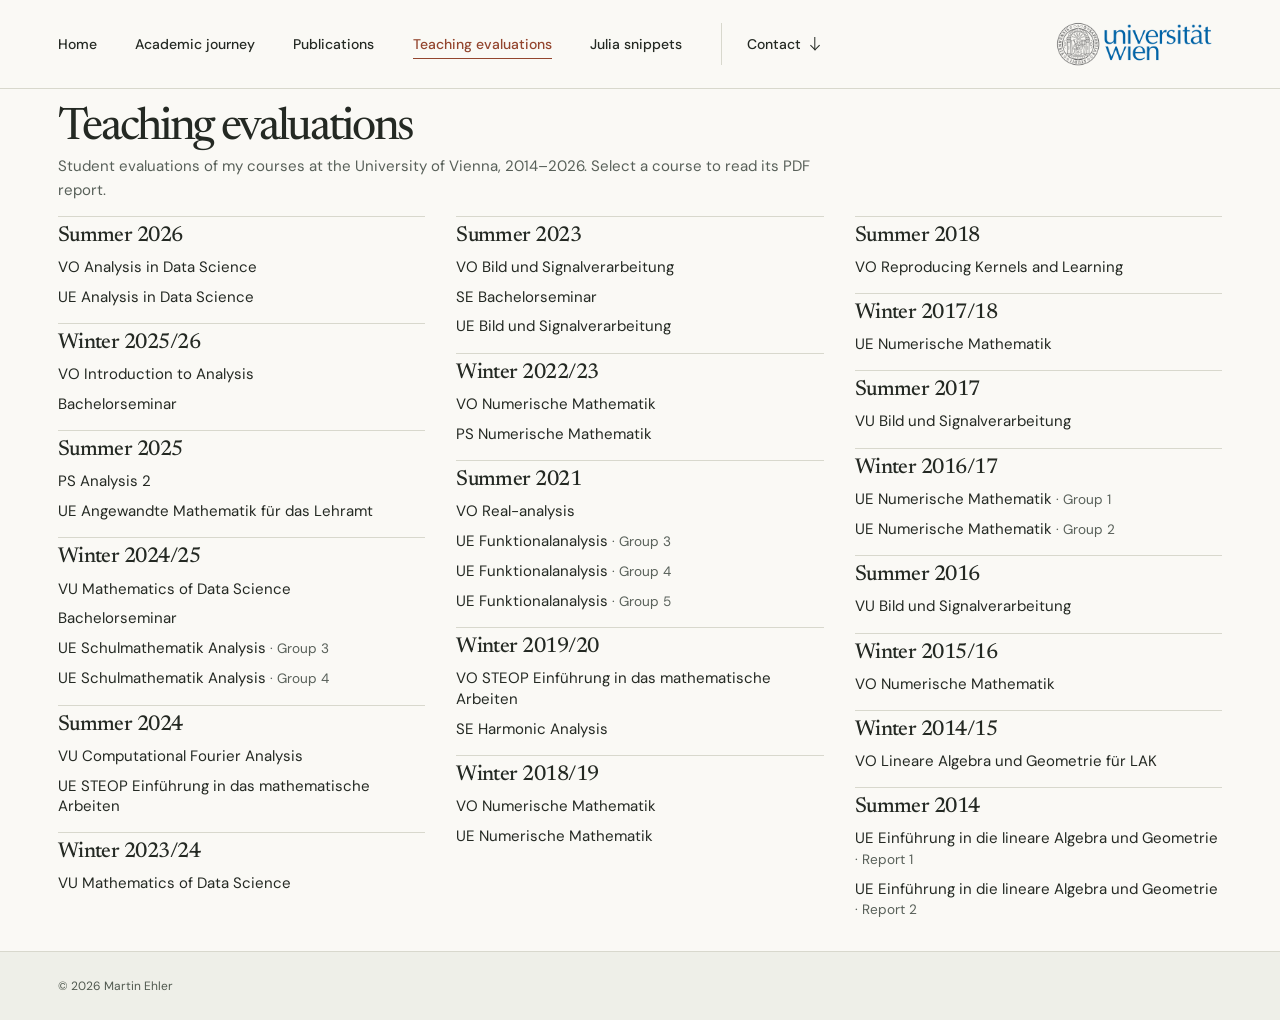
<file: teaching-evaluations.html>
<!doctype html>
<html lang="en">
<head>
  <meta charset="utf-8">
  <meta name="viewport" content="width=device-width, initial-scale=1">
  <meta name="description" content="Student evaluations of Martin Ehler’s courses at the University of Vienna, organized by semester.">
  <meta name="theme-color" content="#faf9f5">
  <title>Teaching evaluations | Martin Ehler</title>
  <link rel="icon" type="image/png" href="assets/mark.png">
  <link rel="stylesheet" href="assets/site.css">
  <link rel="stylesheet" href="assets/teaching.css">
  <script defer src="assets/teaching.js"></script>
</head>
<body>
  <a class="skip-link" href="#main">Skip to content</a>
  <header class="masthead">
    <div class="wrap masthead-inner">
      <nav class="main-nav" aria-label="Primary navigation">
        <a href="index.html">Home</a> <a href="academic-journey.html">Academic journey</a> <a href="publications.html">Publications</a>
        <a href="teaching-evaluations.html" aria-current="page">Teaching evaluations</a>
        <a href="julia-snippets.html">Julia snippets</a>
        <a class="contact-nav" href="index.html#contact">Contact <span class="link-arrow arrow-down" aria-hidden="true"></span></a>
      </nav>
      <img class="masthead-logo" src="assets/university-of-vienna.png" width="2000" height="1000" alt="University of Vienna">
    </div>
  </header>
  <main class="wrap" id="main" tabindex="-1">
    <header class="page-intro">
      <div>
        <h1>Teaching evaluations</h1>
        <p>Student evaluations of my courses at the University of Vienna, 2014–2026. Select a course to read its PDF report.</p>
      </div>
    </header>
    <div class="evaluation-terms">
      <section class="evaluation-term" aria-labelledby="term-s2026">
        <h2 id="term-s2026">Summer 2026</h2>
        <ul>
          <li><a class="report-link" href="files/teaching-evaluations/S26-Analysis_in_Data_Science_26S-25-250086-01.pdf">VO Analysis in Data Science</a></li>
          <li><a class="report-link" href="files/teaching-evaluations/S26-Analysis_in_Data_Science_26S-25-250087-01.pdf">UE Analysis in Data Science</a></li>
        </ul>
      </section>
      <section class="evaluation-term" aria-labelledby="term-w2025">
        <h2 id="term-w2025">Winter 2025/26</h2>
        <ul>
          <li><a class="report-link" href="files/teaching-evaluations/W25-Introduction_to_Analysis.pdf">VO Introduction to Analysis</a></li>
          <li><a class="report-link" href="files/teaching-evaluations/W25-Bachelorseminar-1.pdf">Bachelorseminar</a></li>
        </ul>
      </section>
      <section class="evaluation-term" aria-labelledby="term-s2025">
        <h2 id="term-s2025">Summer 2025</h2>
        <ul>
          <li><a class="report-link" href="files/teaching-evaluations/S25-Analysis_2_25S-25-250028-03.pdf">PS Analysis 2</a></li>
          <li><a class="report-link" href="files/teaching-evaluations/S25-Angewandte_Mathematik_fur_das_Lehramt.pdf">UE Angewandte Mathematik für das Lehramt</a></li>
        </ul>
      </section>
      <section class="evaluation-term" aria-labelledby="term-w2024">
        <h2 id="term-w2024">Winter 2024/25</h2>
        <ul>
          <li><a class="report-link" href="files/teaching-evaluations/W24-Mathematics_of_Data_Science-1.pdf">VU Mathematics of Data Science</a></li>
          <li><a class="report-link" href="files/teaching-evaluations/W24-Bachelorseminar.pdf">Bachelorseminar</a></li>
          <li><a class="report-link" href="files/teaching-evaluations/W24-UE_Schulmathematik_Analysis_24W-25-250050-03.pdf">UE Schulmathematik Analysis <span class="report-label">· Group 3</span></a></li>
          <li><a class="report-link" href="files/teaching-evaluations/W24-UE_Schulmathematik_Analysis.pdf">UE Schulmathematik Analysis <span class="report-label">· Group 4</span></a></li>
        </ul>
      </section>
      <section class="evaluation-term" aria-labelledby="term-s2024">
        <h2 id="term-s2024">Summer 2024</h2>
        <ul>
          <li><a class="report-link" href="files/teaching-evaluations/S24-Computational_Fourier_Analysis-copy.pdf">VU Computational Fourier Analysis</a></li>
          <li><a class="report-link" href="files/teaching-evaluations/S24-STEOP__UE_zur_Einfuhrung_in_das_mathematische_Arbeiten_und_Rechenubungen-copy.pdf">UE STEOP Einführung in das mathematische Arbeiten</a></li>
        </ul>
      </section>
      <section class="evaluation-term" aria-labelledby="term-w2023">
        <h2 id="term-w2023">Winter 2023/24</h2>
        <ul>
          <li><a class="report-link" href="files/teaching-evaluations/W23-Mathematics_of_Data_Science.pdf">VU Mathematics of Data Science</a></li>
        </ul>
      </section>
      <section class="evaluation-term" aria-labelledby="term-s2023">
        <h2 id="term-s2023">Summer 2023</h2>
        <ul>
          <li><a class="report-link" href="files/teaching-evaluations/Bild-_und_Signalverarbeitung-2.pdf">VO Bild und Signalverarbeitung</a></li>
          <li><a class="report-link" href="files/teaching-evaluations/Bachelorseminar.pdf">SE Bachelorseminar</a></li>
          <li><a class="report-link" href="files/teaching-evaluations/Ubungen_zu_Bild_und_Signalverarbeitung-2.pdf">UE Bild und Signalverarbeitung</a></li>
        </ul>
      </section>
      <section class="evaluation-term" aria-labelledby="term-w2022">
        <h2 id="term-w2022">Winter 2022/23</h2>
        <ul>
          <li><a class="report-link" href="files/teaching-evaluations/W22-Numerische_Mathematik.pdf">VO Numerische Mathematik</a></li>
          <li><a class="report-link" href="files/teaching-evaluations/W22-Numerische_Mathematik_22W-25-250082-01.pdf">PS Numerische Mathematik</a></li>
        </ul>
      </section>
      <section class="evaluation-term" aria-labelledby="term-s2021">
        <h2 id="term-s2021">Summer 2021</h2>
        <ul>
          <li><a class="report-link" href="files/teaching-evaluations/Report_Real-analysis_21S-25-250081-01_025-1-V5.pdf">VO Real-analysis</a></li>
          <li><a class="report-link" href="files/teaching-evaluations/Report_bungen-zu-Funktionalanalysis_21S-25-250075-03_025-2-V5.pdf">UE Funktionalanalysis <span class="report-label">· Group 3</span></a></li>
          <li><a class="report-link" href="files/teaching-evaluations/Report_bungen-zu-Funktionalanalysis_21S-25-250075-04_025-2-V5-1.pdf">UE Funktionalanalysis <span class="report-label">· Group 4</span></a></li>
          <li><a class="report-link" href="files/teaching-evaluations/Report_bungen-zu-Funktionalanalysis_21S-25-250075-05_025-2-V5.pdf">UE Funktionalanalysis <span class="report-label">· Group 5</span></a></li>
        </ul>
      </section>
      <section class="evaluation-term" aria-labelledby="term-w2019">
        <h2 id="term-w2019">Winter 2019/20</h2>
        <ul>
          <li><a class="report-link" href="files/teaching-evaluations/Report_STEOP-Einfhrung-in-das-mathematische-Arbeiten_19W-25-250015-01_025-1-V4.pdf">VO STEOP Einführung in das mathematische Arbeiten</a></li>
          <li><a class="report-link" href="files/teaching-evaluations/Report_Seminar-Harmonic-Analysis_19W-25-250086-01_025-3-V3.pdf">SE Harmonic Analysis</a></li>
        </ul>
      </section>
      <section class="evaluation-term" aria-labelledby="term-w2018">
        <h2 id="term-w2018">Winter 2018/19</h2>
        <ul>
          <li><a class="report-link" href="files/teaching-evaluations/Report_Numerische_Mathematik_1_18W-25-250023-01_025-1-V4.pdf">VO Numerische Mathematik</a></li>
          <li><a class="report-link" href="files/teaching-evaluations/Report_Ubungen_zu__Numerische_Mathematik_1__18W-25-250024-04_025-2-V4.pdf">UE Numerische Mathematik</a></li>
        </ul>
      </section>
      <section class="evaluation-term" aria-labelledby="term-s2018">
        <h2 id="term-s2018">Summer 2018</h2>
        <ul>
          <li><a class="report-link" href="files/teaching-evaluations/Report_Reproducing_Kernels_and_Learning_18S-25-250135-01_025-1-V4.pdf">VO Reproducing Kernels and Learning</a></li>
        </ul>
      </section>
      <section class="evaluation-term" aria-labelledby="term-w2017">
        <h2 id="term-w2017">Winter 2017/18</h2>
        <ul>
          <li><a class="report-link" href="files/teaching-evaluations/Report_Ubungen_zu__Numerische_Mathematik_1__17W-25-250024-01_025-2-V3.pdf">UE Numerische Mathematik</a></li>
        </ul>
      </section>
      <section class="evaluation-term" aria-labelledby="term-s2017">
        <h2 id="term-s2017">Summer 2017</h2>
        <ul>
          <li><a class="report-link" href="files/teaching-evaluations/Report_Bild_und_Signalverarbeitung_17S-25-250014-01_025-1-V3.pdf">VU Bild und Signalverarbeitung</a></li>
        </ul>
      </section>
      <section class="evaluation-term" aria-labelledby="term-w2016">
        <h2 id="term-w2016">Winter 2016/17</h2>
        <ul>
          <li><a class="report-link" href="files/teaching-evaluations/Report_Ubungen_zu__Numerische_Mathematik_1__16W-25-250024-01_025-2-V3.pdf">UE Numerische Mathematik <span class="report-label">· Group 1</span></a></li>
          <li><a class="report-link" href="files/teaching-evaluations/Report_Ubungen_zu__Numerische_Mathematik_1__16W-25-250024-02_025-2-V3.pdf">UE Numerische Mathematik <span class="report-label">· Group 2</span></a></li>
        </ul>
      </section>
      <section class="evaluation-term" aria-labelledby="term-s2016">
        <h2 id="term-s2016">Summer 2016</h2>
        <ul>
          <li><a class="report-link" href="files/teaching-evaluations/Report_Bild_und_Signalverarbeitung_16S-25-250008-01_025-1-V3.pdf">VU Bild und Signalverarbeitung</a></li>
        </ul>
      </section>
      <section class="evaluation-term" aria-labelledby="term-w2015">
        <h2 id="term-w2015">Winter 2015/16</h2>
        <ul>
          <li><a class="report-link" href="files/teaching-evaluations/Report_VO_Numerische_Mathematik_1_15W-25-250019-01_025-1-V3.pdf">VO Numerische Mathematik</a></li>
        </ul>
      </section>
      <section class="evaluation-term" aria-labelledby="term-w2014">
        <h2 id="term-w2014">Winter 2014/15</h2>
        <ul>
          <li><a class="report-link" href="files/teaching-evaluations/Report_Lineare_Algebra_und_Geometrie_fur_LAK_14W-25-250037-01_025-1-V3.pdf">VO Lineare Algebra und Geometrie für LAK</a></li>
        </ul>
      </section>
      <section class="evaluation-term" aria-labelledby="term-s2014">
        <h2 id="term-s2014">Summer 2014</h2>
        <ul>
          <li><a class="report-link" href="files/teaching-evaluations/Report_Ubungen_zu__Einfuhrung_in_die_lineare_Algebra_und_Geometrie__14S-25-250014-06_025-1-V3.pdf">UE Einführung in die lineare Algebra und Geometrie <span class="report-label">· Report 1</span></a></li>
          <li><a class="report-link" href="files/teaching-evaluations/Report_Ubungen_zu__Einfuhrung_in_die_lineare_Algebra_und_Geometrie__14S-25-250014-06_025-2-V3.pdf">UE Einführung in die lineare Algebra und Geometrie <span class="report-label">· Report 2</span></a></li>
        </ul>
      </section>
    </div>
    <dialog class="report-dialog" aria-labelledby="report-title">
      <div class="report-toolbar">
        <h2 id="report-title">Evaluation report</h2>
        <a href="#main" target="_blank" rel="noopener">Open PDF in new tab</a>
        <button type="button" autofocus>Close</button>
      </div>
      <iframe title="Evaluation report"></iframe>
    </dialog>
  </main>
  <footer class="site-footer">
    <div class="wrap footer-inner"><span>© 2026 Martin Ehler</span>
    </div>
  </footer>
</body>
</html>
</file>
<file: assets/site.css>
@font-face{font-family:Newsreader;src:url("fonts/Newsreader.ttf") format("truetype");font-weight:200 800;font-style:normal;font-display:swap}
@font-face{font-family:Newsreader;src:url("fonts/Newsreader-Italic.ttf") format("truetype");font-weight:200 800;font-style:italic;font-display:swap}
@font-face{font-family:"DM Sans";src:url("fonts/DM-Sans.ttf") format("truetype");font-weight:100 1000;font-style:normal;font-display:swap}
:root{
  --paper:#faf9f5; --ink:#242923; --muted:#586059; --accent:#93452e; --line:#d8d8cd;
  --page-title-size:clamp(2.5rem,3.5vw,3.5rem);
  --sage:#eeefe7; --serif:Newsreader,Georgia,"Times New Roman",serif;
  --sans:"DM Sans",system-ui,-apple-system,"Segoe UI",sans-serif; --mono:ui-monospace,"SFMono-Regular",Consolas,"Liberation Mono",monospace;
}
*{box-sizing:border-box}
html{scroll-behavior:smooth;scroll-padding-top:26px}
body{margin:0;background:var(--paper);color:var(--ink);font:400 16px/1.55 var(--sans);-webkit-font-smoothing:antialiased}
a{color:inherit;text-decoration-color:#a9aca0;text-underline-offset:4px}
a:hover{color:var(--accent);text-decoration-color:currentColor}
button,input,select{font:inherit;color:inherit}
button,a{touch-action:manipulation}
button{cursor:pointer}
:focus-visible{outline:2px solid var(--accent);outline-offset:4px}
[hidden]{display:none!important}
img{max-width:100%;vertical-align:middle}
h1,h2,h3,p,figure{margin:0}
h1,h2,h3{font-family:var(--serif);font-weight:440;line-height:1.08}
::selection{background:#e7cbbd}
.wrap{width:min(120rem,calc(100% - clamp(4rem,9vw,14rem)));margin-inline:auto}
.skip-link{position:fixed;top:6px;left:12px;transform:translateY(-160%);z-index:10;padding:.6em 1em;color:#fff;background:var(--ink)}
.skip-link:focus{transform:none}
.masthead{border-bottom:1px solid var(--line)}
.masthead-inner{min-height:85px;display:flex;align-items:center;justify-content:space-between;gap:clamp(12px,2vw,28px)}
.masthead-logo{width:clamp(6rem,16vw,11rem);height:auto;flex:none}
.main-nav{display:flex;align-items:center;flex-wrap:wrap;min-width:0;gap:0 clamp(18px,3vw,42px)}
.main-nav a{font:500 14px/1.3 var(--sans);text-decoration:none;position:relative;padding:12px 0;white-space:nowrap}
.main-nav [aria-current=page]{color:var(--accent)}
.main-nav [aria-current=page]:after{content:"";position:absolute;left:0;right:0;bottom:6px;background:var(--accent);height:1px}
.main-nav .contact-nav{padding-left:clamp(15px,2vw,28px);border-left:1px solid var(--line);display:flex;align-items:center;gap:8px}
.kicker{font:600 11px/1.5 var(--mono);text-transform:uppercase;letter-spacing:.12em;color:var(--accent)}
.kicker-line{display:flex;align-items:center;column-gap:11px}
.kicker-line:before{content:"";width:27px;height:1px;background:currentColor;flex:none}
.home-hero{display:grid;grid-template-columns:minmax(0,1.12fr) clamp(190px,17vw,272px) minmax(0,1fr);align-items:center;gap:clamp(22px,2.8vw,56px);padding-block:clamp(43px,4.8vw,70px);border-bottom:1px solid var(--line)}
.hero-copy .kicker{margin-bottom:29px}
.hero-copy .kicker a{color:inherit;text-decoration:none}
.hero-copy .kicker a:is(:hover,:focus-visible){text-decoration:underline}
.hero-copy h1{font:525 clamp(2.9rem,5.2vw,5.4rem)/1.02 var(--sans);letter-spacing:-.02em}
.role,.intro{font-size:clamp(16px,1.23vw,19px)}
.role{font-family:var(--serif);font-style:italic;line-height:1.18;margin-top:14px;letter-spacing:-.035em;color:#535e52}
.intro{line-height:1.6;max-width:55ch;color:#424a42;margin-top:22px;text-wrap:pretty}
.hero-portrait{justify-self:center;width:100%;max-width:272px}
.hero-portrait img{display:block;width:100%;height:auto;border-radius:3px}
.hero-portrait figcaption{margin-top:6px;color:var(--muted);font:12px/1.4 var(--sans)}
.office-hours{margin-top:14px;padding-top:12px;border-top:1px solid var(--line)}
.office-hours h2{font-size:23px}
.office-hours p{margin:5px 0 3px;font-size:14px;color:var(--muted)}
.button,.plain-link{display:inline-flex;align-items:center;justify-content:center;gap:13px;font:550 14px/1.3 var(--sans);text-decoration:none}
.button{background:var(--ink);color:var(--paper);padding:15px 19px;border:1px solid var(--ink);border-radius:3px}
.button:hover{background:#3c473c;border-color:#3c473c;color:#fff}
.plain-link{border-bottom:1px solid #8e9488;padding:7px 0 4px}
.link-arrow{position:relative;display:inline-block;width:.95em;height:.95em;flex:none;vertical-align:-.08em}
.link-arrow:before,.link-arrow:after{content:"";position:absolute}
.link-arrow:before{width:.86em;right:.07em;top:50%;border-top:1.3px solid currentColor}
.link-arrow:after{width:.43em;height:.43em;right:.08em;top:50%;border-top:1.3px solid currentColor;border-right:1.3px solid currentColor;transform:translateY(-46%) rotate(45deg)}
.arrow-out{transform:rotate(-45deg)}
.arrow-down{transform:rotate(90deg)}
.highlight-paper .arrow-out{align-self:start;margin-top:5px}
.home-plate{--figure-diameter:clamp(245px,21vw,400px);margin:0;container-type:inline-size;background:#edf0e7;border:1px solid #d6dbcf;border-radius:4px;overflow:hidden}
.figure-top{padding:15px 20px 0;display:flex;align-items:center;justify-content:space-between;gap:8px;flex-wrap:wrap}
.figure-title{display:grid;font:500 11px/1.4 var(--mono);letter-spacing:.12em;text-transform:uppercase;color:#4c5c4e}
.figure-title>span{grid-area:1/1}
.figure-title>[inert]{visibility:hidden}
.curve-choices{border:1px solid #bcc2b6;border-radius:3px;display:inline-flex;padding:2px;align-items:center;background:#f3f4ee}
.curve-choices button{border:0;background:transparent;color:#515c51;font:500 13px/1 var(--sans);padding:7px 10px;border-radius:2px}
.curve-choices button[aria-pressed=true]{background:#424e40;color:white}
/* Stack every alternative in the same grid cell so wrapped captions and controls reserve their space. */
.figure-views,.plate-caption{display:grid;grid-template-columns:minmax(0,1fr)}
.figure-views>*,.plate-caption>[data-caption]{grid-area:1/1;min-width:0}
.figure-views>[inert],.plate-caption>[inert]{visibility:hidden}
.geometry-stage{position:relative;width:min(calc(100% - 28px),var(--figure-diameter));aspect-ratio:1;margin:4px auto}
.geometry-canvas{width:100%;height:100%;display:block;touch-action:none;cursor:grab}
.geometry-canvas:active{cursor:grabbing}
.geometry-canvas:focus-visible{outline:2px solid var(--accent);outline-offset:-2px}
.geometry-status{position:absolute;inset:0;display:grid;place-items:center;padding:18px;text-align:center;background:#edf0e7;color:var(--muted)}
.geometry-tools{display:flex;align-items:center;gap:6px;flex-wrap:wrap;padding:2px 14px 13px}
.geometry-tools button{font:500 13px/1.2 var(--sans);background:#f5f6f0;border:1px solid #b9c0b2;border-radius:3px;padding:6px 9px}
.geometry-spin{min-width:9em}
@container (max-width:24rem){.figure-top{padding-inline:14px}.curve-choices button{padding-inline:8px}}
.plate-image-area{display:grid;place-items:center;padding:4px 14px}
.plate-image-area :is(img,canvas){display:block;width:min(100%,var(--figure-diameter));height:auto;aspect-ratio:1}
.curve-controls{display:flex;align-items:center;gap:12px;padding:2px 20px 13px;font:500 13px/1.2 var(--sans)}
.curve-controls button{background:#f5f6f0;border:1px solid #b9c0b2;border-radius:3px;padding:6px 10px;font:inherit;white-space:nowrap}
.curve-controls button:hover{border-color:#778472}
.play-curve{min-width:4.1em}
.curve-controls label{display:flex;align-items:baseline;gap:.28em;white-space:nowrap;font:13px/1.2 var(--mono)}
.curve-controls label i{font:italic 18px/1 var(--serif)}
.parameter-track{position:relative;flex:1;min-width:4rem}
.parameter-track:after{content:"";position:absolute;top:calc(50% + 7px);left:var(--design-position);height:4px;border-left:1px solid var(--accent);pointer-events:none}
.parameter-track input{display:block;width:100%;height:28px;margin:0;accent-color:var(--accent);cursor:pointer}
.home-plate[data-at-design="true"] .show-design{background:#f5e6db;border-color:#b3836c;color:#743921}
.plate-caption{border-top:1px solid #cdd4c6;padding:13px 20px;color:#485647}
.caption-heading{display:flex;align-items:baseline;justify-content:space-between;flex-wrap:wrap;gap:3px 12px}
.figure-caption-text{font:italic 21px/1.2 var(--serif)}
.curve-source{font:500 13px/1.5 var(--sans)}
.plate-caption p{max-width:72ch;margin-top:5px;font:14px/1.5 var(--sans)}
.home-secondary{padding:clamp(24px,2.5vw,38px) 0}
.archive-link{margin-top:14px;text-align:right}
.mini-link{font:600 13px/1.4 var(--sans);text-decoration:none;color:var(--accent);white-space:nowrap;display:inline-flex;gap:9px;align-items:center}
.recent-groups{display:grid;grid-template-columns:repeat(2,minmax(0,1fr));gap:18px clamp(24px,3vw,48px)}
.recent-groups h2{font-size:clamp(21px,1.7vw,26px);letter-spacing:-.035em}
.highlight-list{margin:6px 0 0;padding:0;list-style:none;border-top:1px solid var(--line)}
.highlight-list li{border-bottom:1px solid var(--line)}
.dated-papers .highlight-paper{grid-template-columns:38px minmax(0,1fr) 16px}
.highlight-paper{display:grid;grid-template-columns:minmax(0,1fr) 16px;gap:10px;padding:8px 0;text-decoration:none}
.highlight-paper .date{color:var(--accent);font:500 12px/1.3 var(--mono);padding-top:4px}
.highlight-paper .paper-title{font:470 clamp(16.5px,1.24vw,19.5px)/1.17 var(--serif);letter-spacing:-.025em;display:block;text-wrap:pretty}
.highlight-paper .byline{font:400 13px/1.4 var(--sans);color:var(--muted);margin-top:3px;display:block}
.highlight-paper .link-arrow{color:var(--accent);justify-self:end}
.focus-list{list-style:none;margin:18px 0;padding:0;display:grid;gap:6px}
.focus-list li{display:flex;gap:11px;align-items:baseline;font-size:15px;line-height:1.45;font-weight:500}
.focus-list li:before{content:"";width:6px;height:6px;border:1px solid #91513a;border-radius:50%;transform:translateY(-1px);flex:none}
.profile-note{font:400 14px/1.65 var(--sans);color:var(--muted);max-width:61ch}
.profile-note a{text-decoration-color:#aaafa2;color:var(--ink)}
.contact-block{border-top:1px solid var(--line);padding-block:40px 44px;display:grid;grid-template-columns:1.3fr 1fr .85fr;gap:28px;align-items:center}
.contact-identity h2{font-size:36px;letter-spacing:-.045em;margin-bottom:8px}
.contact-block a:not(.mini-link){font-size:14px;text-decoration-color:#b8bbb0}
.contact-data{font-style:normal;color:var(--muted);font-size:14px;line-height:1.7}
.contact-data strong{display:block;font-weight:600;color:var(--ink)}
.site-footer{border-top:1px solid var(--line);background:#eeefe8}
.footer-inner{min-height:68px;display:flex;align-items:center;justify-content:space-between;gap:18px;font-size:12px;color:#50594f}
.page-intro{padding:clamp(32px,3.8vw,58px) 0 clamp(26px,2.9vw,44px);display:flex;justify-content:space-between;gap:24px;align-items:flex-end}
.page-intro h1{font-size:var(--page-title-size);letter-spacing:-.052em;line-height:.98}
.page-intro .kicker{margin-bottom:18px}
.page-intro p{max-width:61ch;margin-top:13px;color:var(--muted);font-size:16px}
.page-intro .button{white-space:nowrap;flex-shrink:0}
@media(max-width:950px){
  .wrap{width:calc(100% - 64px)}.home-hero{gap:30px;grid-template-columns:minmax(0,1fr) clamp(196px,28vw,256px)}.home-plate{grid-column:1/-1}.hero-copy h1{font-size:clamp(55px,7.3vw,68px)}.hero-copy .kicker{font-size:10px;letter-spacing:.07em}
  .contact-block{grid-template-columns:auto 1fr 1fr;gap:18px}.figure-top{padding-inline:14px}.figure-title{letter-spacing:.06em}
  .curve-controls{gap:8px;padding-inline:14px}
}
@media(max-width:740px){
  .wrap{width:calc(100% - 40px)}.masthead-inner{min-height:66px}.main-nav{gap:0 16px}.main-nav a{font-size:13px}.main-nav .contact-nav{padding-left:0;border:0;gap:0}.contact-nav .link-arrow{display:none}
  .home-hero{grid-template-columns:1fr;gap:28px;padding-block:36px}.hero-copy .kicker{margin-bottom:23px}.hero-copy h1{font-size:clamp(2.3125rem,13.1vw,4.25rem)}.role{margin-top:8px}.intro{margin-top:14px;max-width:55ch}
  .hero-portrait{width:clamp(196px,42vw,256px);max-width:100%}.home-plate{--figure-diameter:clamp(226px,45vw,300px);max-width:100%;width:100%}.plate-caption{padding:12px 15px}
  .recent-groups{grid-template-columns:1fr}.focus-list{margin:15px 0}
  .contact-block{grid-template-columns:1fr 1fr;row-gap:24px}.contact-identity{grid-column:1/-1}
  .page-intro{align-items:flex-start}.page-intro .button{font-size:13px;padding:12px}
}
@media(max-width:530px){
  .masthead-inner{padding:10px 0}.masthead-logo{align-self:flex-start}.main-nav{gap:0 14px}.main-nav a{padding:8px 0 9px}
  .main-nav [aria-current=page]:after{bottom:3px}.home-hero{padding-top:32px}.kicker-line{gap:8px}.kicker-line:before{width:18px}
  .mini-link{font-size:12px}.highlight-paper{grid-template-columns:minmax(0,1fr) 12px;gap:10px}.dated-papers .highlight-paper{grid-template-columns:36px minmax(0,1fr) 12px}.highlight-paper .date{font-size:11px}
  .footer-inner{gap:12px}
  .contact-block{grid-template-columns:1fr}.contact-identity{grid-column:auto}.contact-data{padding-left:0}
  .page-intro{flex-direction:column;gap:18px}.page-intro p{font-size:15px}
}
@container (max-width:26rem){
  .curve-controls{display:grid;grid-template-columns:auto 1fr auto;gap:0 8px}
  .curve-controls label{justify-content:center}.parameter-track{grid-column:1/-1;grid-row:2}
}
@media(max-width:360px){
  .wrap{width:calc(100% - 28px)}
}
@media(prefers-reduced-motion:reduce){html{scroll-behavior:auto}*,*:before,*:after{animation-duration:.001ms!important;transition-duration:.001ms!important}}
@media print{
  body{background:white;color:black}.wrap{width:100%;max-width:none}.masthead,.skip-link,.curve-choices,.curve-controls,.page-intro .button,.site-footer{display:none!important}
  .highlight-paper{break-inside:avoid}.page-intro{padding-block:20px}.home-hero{padding-block:12px}
}
</file>
<file: assets/journey.css>
.journey {
  margin-bottom: clamp(2.5rem, 5vw, 4.5rem);
  border: 1px solid var(--line);
}
.journey-map {
  position: relative;
  display: grid;
  align-content: center;
  overflow: hidden;
  width: 100%;
  aspect-ratio: 1200 / 520;
  max-height: 28rem;
  background: #f5f4ed;
}
.journey-geography {
  position: relative;
  width: 100%;
}
.journey-geography img { display: block; width: 100%; height: auto; }
.journey-routes, .journey-markers { position: absolute; inset: 0; width: 100%; height: 100%; }
.journey-routes { fill: none; stroke: var(--accent); pointer-events: none; }
.journey-routes path { stroke-width: 1.6; stroke-linecap: round; stroke-linejoin: round; vector-effect: non-scaling-stroke; }
.journey-point { cursor: pointer; text-decoration: none; }
.journey-point path { fill: none; stroke: #6a7466; stroke-width: 1; }
.journey-point circle { fill: var(--paper); stroke: #535b4c; stroke-width: 1.5; }
.journey-point text {
  fill: #343e34;
  stroke: #f5f4ed;
  stroke-width: 4px;
  stroke-linejoin: round;
  paint-order: stroke;
  font: 600 clamp(12px, 1.15vw, 16px)/1 var(--sans);
}
.journey-point[aria-current="location"] path { stroke: var(--accent); stroke-width: 2; }
.journey-point[aria-current="location"] circle {
  r: 6.5px;
  fill: var(--accent);
  stroke: var(--paper);
  stroke-width: 2.5;
}
.journey-point[aria-current="location"] text {
  fill: var(--accent);
  font-size: clamp(16px, 1.6vw, 23px);
  font-weight: 750;
  stroke-width: 5px;
}
.journey-point:hover text,
.journey-point:focus-visible text { fill: var(--accent); text-decoration: underline; }
.journey-stages { overflow-x: auto; border-top: 1px solid var(--line); }
.journey-stages ol {
  display: grid;
  grid-template-columns: repeat(5, minmax(max-content, 1fr));
  margin: 0;
  padding: 0;
  list-style: none;
}
.journey-stages a {
  display: block;
  padding: 0.8rem clamp(0.85rem, 1.7vw, 1.6rem);
  font: 440 clamp(1.05rem, 1.5vw, 1.35rem)/1.25 var(--serif);
  text-decoration: none;
}
.journey-stages small { display: block; margin-top: 0.25rem; color: var(--muted); font: 0.75rem/1.4 var(--mono); }
.journey-stages a[aria-current="location"] { background: var(--accent); color: var(--paper); font-weight: 650; }
.journey-stages a[aria-current="location"] small { color: inherit; }
.journey-stages a:focus-visible { outline-offset: -3px; }
.journey-stages a[aria-current="location"]:focus-visible { outline-color: var(--paper); }
.journey-details { border-top: 1px solid var(--line); }
.journey-detail { padding: clamp(1rem, 2.5vw, 2rem); }
.journey-detail + .journey-detail { border-top: 1px solid var(--line); }
.journey-detail[hidden] + .journey-detail { border-top: 0; }
.journey-place { color: var(--muted); font: 0.8rem/1.5 var(--mono); }
.journey-detail h2 {
  margin: 0.45rem 0;
  font: 440 clamp(1.5rem, 2.1vw, 2.1rem)/1.12 var(--serif);
  letter-spacing: -0.025em;
}
.journey-detail div > p { max-width: 75ch; color: var(--muted); }
</file>
<file: assets/fourier.css>
.paper-wrap {
  width: min(84rem, calc(100% - clamp(2.5rem, 9vw, 9rem)));
  margin-inline: auto;
}
.paper-opening, .paper-section { display: grid; gap: clamp(2rem, 5vw, 5.5rem); }
.paper-opening {
  grid-template-columns: minmax(0, 1.02fr) minmax(0, 1fr);
  align-items: center;
  padding-block: clamp(2.5rem, 5vw, 5.5rem);
}
.paper-intro h1 {
  font: 450 clamp(2.75rem, 4.35vw, 4.65rem)/1.035 var(--serif);
  letter-spacing: -.044em;
  text-wrap: balance;
}
.paper-intro .kicker { margin-bottom: clamp(1.5rem, 3vw, 3rem); }
.title-prefix { display: block; font: italic 410 .55em/1.3 var(--serif); color: var(--muted); margin-bottom: .32em; letter-spacing: -.02em; }
.paper-lead { max-width: 49ch; margin-top: 1.35rem; color: #414a41; font-size: clamp(1.03rem, 1.3vw, 1.2rem); line-height: 1.55; }
.paper-authors { margin-top: 1.6rem; font-weight: 600; }
.paper-journal, .figure-subtitle { color: var(--muted); }
.paper-journal { margin-top: .2rem; font-size: .93rem; }
.paper-links { display: flex; align-items: center; flex-wrap: wrap; gap: .8rem 1.4rem; margin-top: 1.3rem; }
.paper-wrap sup { font-size: .70em; line-height: 0; }
.experiment, .profiles { min-width: 0; padding: clamp(1rem, 2.3vw, 2rem); border: 1px solid #c8d0c2; border-radius: 4px; }
.experiment { background: #eff1ea; }
.experiment h2, .profiles h3 { font-size: clamp(1.6rem, 2.3vw, 2.3rem); letter-spacing: -.04em; }
.figure-subtitle { margin-top: .4rem; font-size: .92rem; }
.plot-key { display: flex; gap: .4rem 1.2rem; flex-wrap: wrap; margin: 1rem 0 .25rem; padding: 0; list-style: none; }
.plot-key li { display: inline-flex; align-items: center; gap: .48rem; font-size: .89rem; }
.line-key { display: inline-block; width: 1.5rem; position: relative; border-top: 2px solid; }
.line-key::after { content: ""; position: absolute; width: .36rem; height: .36rem; background: currentColor; left: .57rem; top: -.24rem; }
.standard-key { color: #994c32; border-top-style: dashed; }
.adapted-key { color: #354f40; }
.adapted-key::after { border-radius: 50%; }
.paper-wrap svg { width: 100%; height: auto; display: block; }
.paper-wrap svg text { fill: #475248; font: 13px var(--sans); }
.paper-wrap svg .guide { stroke: #cbd3c7; stroke-width: .8; }
.paper-wrap svg .axis { stroke: #859182; stroke-width: 1; }
.target { stroke: #616d60; stroke-dasharray: 2 4; }
.standard, .adapted { fill: none; stroke-width: 2.1; stroke-linejoin: round; stroke-linecap: round; }
.standard { stroke: #994c32; stroke-dasharray: 7 5; }
.adapted { stroke: #354f40; }
.standard-dot { fill: #994c32; }
.adapted-dot { fill: #354f40; }
.selection { visibility: hidden; stroke: #697965; stroke-width: 1; opacity: .6; }
.selected .selection { visibility: visible; }
.selected .standard-dot, .selected .adapted-dot { stroke-width: 3; stroke: #253729; paint-order: stroke; }
.selected .standard-dot { stroke: #88432b; }
.sample-control { display: grid; grid-template-columns: auto 1fr; align-items: center; gap: .25rem .7rem; border-top: 1px solid #cdd5c9; padding-top: .7rem; }
.sample-control label { font-weight: 550; font-size: .93rem; }
.sample-control output { justify-self: end; font: .94rem var(--mono); }
.sample-control input { grid-column: 1 / -1; width: 100%; height: 1.5rem; margin: 0; accent-color: #455d48; cursor: pointer; }
.error-values { margin: .65rem 0; font-size: .94rem; font-variant-numeric: tabular-nums; }
.paper-wrap figcaption { font-size: .88rem; line-height: 1.5; color: var(--muted); }
.experiment figcaption { padding-top: .7rem; border-top: 1px solid #cdd5c9; }
.paper-section { border-top: 1px solid var(--line); padding-block: clamp(2.2rem, 4vw, 4.2rem); }
.result-row { grid-template-columns: minmax(0, .8fr) minmax(0, 1.2fr); }
.example-row { grid-template-columns: minmax(0, .82fr) minmax(0, 1.18fr); align-items: center; }
.section-intro h2 { max-width: 20ch; font-size: clamp(2.05rem, 3.1vw, 3.15rem); letter-spacing: -.045em; text-wrap: balance; }
.section-intro p, .paper-prose p, .math-note p { max-width: 70ch; line-height: 1.65; color: #404941; }
.section-intro p, .paper-prose p+p, .math-note p+p { margin-top: .9rem; }
.paper-prose .display-math { font: 1.9rem/1.35 var(--serif); padding: .6rem 0; color: var(--ink); }
.profiles { background: #f5f5ef; }
.profile-grid { display: grid; grid-template-columns: 1fr 1fr; gap: .8rem; margin: 1.3rem 0 .85rem; }
.profile-grid > div { min-width: 0; }
.profile-grid h4 { margin: 0 0 .4rem; font: 550 .95rem var(--sans); }
.profiles figcaption { border-top: 1px solid var(--line); padding-top: .75rem; }
.curve-formulas { margin-top: .9rem; font-size: .92rem; }
.curve-formulas summary { cursor: pointer; }
.curve-formulas p { margin-top: .6rem; }
.inline-formula { white-space: nowrap; }
.math-note { border-block: 1px solid var(--line); padding: 1.25rem 0; margin-bottom: 3.5rem; }
.math-note summary { font: 500 1.18rem/1.4 var(--serif); cursor: pointer; }
.math-note > div { margin: 1rem 0 .25rem; }
@media (max-width: 1000px) {
  .profile-grid { grid-template-columns: minmax(0, 1fr); }
  .profile-grid svg { max-width: 24rem; }
}
@media (max-width: 800px) {
  .paper-opening, .paper-section { grid-template-columns: minmax(0, 1fr); gap: 1.45rem; }
  .paper-intro h1 { max-width: 23ch; }
  .paper-intro .kicker { margin-bottom: 1rem; }
  .experiment { max-width: 41rem; }
  .profile-grid { grid-template-columns: 1fr 1fr; }
}
@media (max-width: 500px) {
  .paper-wrap { width: calc(100% - 2.25rem); }
  .paper-intro h1 { font-size: 2.58rem; }
  .paper-links .button { padding: .75rem .9rem; }
  .profile-grid { grid-template-columns: minmax(0, 1fr); }
  .convergence-plot svg text { font-size: 17px; }
}
@media print {
  .paper-opening, .paper-section { display: block; }
  .experiment, .profiles { break-inside: avoid; margin: 1rem 0; }
  .sample-control, .paper-links { display: none; }
  .paper-wrap { width: 100%; }
}
</file>
<file: assets/julia-snippets.css>
.snippets-intro { padding: clamp(2.5rem, 5.5vw, 5rem) 0 clamp(2rem, 4vw, 3.5rem); border-bottom: 1px solid var(--line); }
.snippets-intro h1 { margin: .85rem 0 .8rem; font-size: var(--page-title-size); letter-spacing: -.058em; }
.snippets-intro > p:not(.kicker) { max-width: 66ch; color: var(--muted); font-size: clamp(1rem, 1.4vw, 1.18rem); }
.snippets-page code { font: .9em var(--mono); }
#julia-session-status:not(:empty) { margin-top: .8rem; color: var(--muted); font-size: .94rem; }
.snippets-layout { --contents-width: 23.25rem; display: grid; grid-template-columns: var(--contents-width) minmax(0, 1fr); column-gap: clamp(1.5rem, 3.5vw, 3.5rem); padding: 2.8rem 0 4rem; }
.snippet-guide { align-self: start; position: sticky; top: 1.6rem; }
.chapter-menu > summary { cursor: pointer; font: 440 1.4rem/1.2 var(--serif); letter-spacing: -.02em; }
.snippet-guide nav { display: grid; gap: .45rem; margin: .85rem 0 1.15rem; }
.snippet-guide nav a { width: fit-content; font-size: .97rem; }
.snippet-guide p { padding-top: .9rem; border-top: 1px solid var(--line); font-size: .94rem; color: var(--muted); }
.snippet-group + .snippet-group { margin-top: 3.3rem; }
.snippet-group > h2 { font-size: clamp(2rem, 3.3vw, 3.1rem); letter-spacing: -.047em; border-bottom: 1px solid var(--line); padding: 0 0 .65rem; }
.snippet { margin-top: 1rem; }
.snippet + .snippet { margin-top: 1.5rem; }
.book-reference { color: var(--muted); font: .79rem/1.4 var(--mono); margin-bottom: .35rem; }
.snippet h3 { font-size: clamp(1.45rem, 2.1vw, 2rem); letter-spacing: -.025em; }
.snippet-question { margin: .35rem 0 .75rem; color: var(--muted); }
.julia-cell { border: 1px solid #c9cfc2; border-radius: 4px; overflow: hidden; background: #f0f2ea; }
.snippet-source { display: block; box-sizing: border-box; width: 100%; min-height: 3rem; padding: .85rem 1rem; font: .94rem/1.6 var(--mono); color: #29362b; background: transparent; border: 0; resize: vertical; tab-size: 4; }
.snippet-source:focus-visible { outline-offset: -3px; }
.cell-actions { display: flex; align-items: center; gap: 1rem; padding: .25rem 1rem .8rem; }
.cell-actions button { font-size: .91rem; }
.execute { padding: .4rem .95rem; font-weight: 550; color: #fff; background: #3c503f; border: 1px solid #3c503f; border-radius: 3px; }
.execute:hover:enabled { background: #293b2c; }
.execute:disabled { opacity: .62; }
.restore { padding: .35rem 0; background: none; border: 0; text-decoration: underline; text-underline-offset: .2em; }
.cell-result { border-top: 1px solid #c9cfc2; background: #fbfbf7; padding: .7rem 1rem .85rem; }
.result-label { color: var(--muted); font-weight: 550; font-size: .86rem; }
.snippet-output { margin: .35rem 0 0; font: .92rem/1.55 var(--mono); white-space: pre-wrap; overflow-wrap: anywhere; max-height: 26rem; overflow: auto; }
.run-error .result-label { color: var(--accent); }
@media (max-width: 56rem) {
  .snippets-layout { grid-template-columns: minmax(0, 1fr); gap: 1.85rem; padding-top: 1.4rem; }
  .snippet-guide { position: static; max-width: 62ch; }
  .snippet-guide nav { display: flex; flex-wrap: wrap; gap: .35rem 1rem; margin: .5rem 0 .75rem; }
  .snippet-guide p { padding-top: .7rem; }
}
@media (max-width: 520px) {
  .snippet-source { font-size: 1rem; padding-inline: .7rem; }
  .cell-actions, .cell-result { padding-inline: .7rem; }
}
@media print {
  .snippet-guide, .cell-actions { display: none; }
  .snippets-layout { display: block; }
  .snippet { break-inside: avoid; }
}

.snippet-output:has(img) { max-height: none; }
.snippet-output img { display: block; width: auto; max-width: 100%; height: auto; margin: .3rem 0; }
.snippet-output details { margin-top: .65rem; color: var(--muted); font-size: .82rem; }
.snippet-output summary { cursor: pointer; font-family: var(--sans); }

.snippet-guide { max-height: calc(100vh - 3.2rem); overflow-y: auto; padding-right: .3rem; }
.snippet-guide nav { display: grid; gap: 1rem; }
.chapter-links { display: grid; gap: .27rem; }
.chapter-links .chapter-link { font-weight: 650; color: var(--ink); margin-bottom: .15rem; }
.chapter-links a + a { padding-left: .7rem; font-size: .92rem; }
.julia-services summary { cursor: pointer; font-size: .94rem; }
.julia-services p { margin-top: .5rem; }
.snippet-chapter + .snippet-chapter { margin-top: 3rem; }
.chapter-number { color: var(--muted); text-transform: uppercase; font: .79rem/1.4 var(--mono); letter-spacing: .09em; }
.snippet-chapter > h2 { margin: .25rem 0 1rem; font-size: clamp(1.75rem, 2.8vw, 2.5rem); letter-spacing: -.05em; }
.book-section + .book-section { margin-top: 2rem; }
.book-section > h3 { border-bottom: 1px solid var(--line); padding-bottom: .35rem; font-size: clamp(1.4rem, 2vw, 1.8rem); }
.snippet h4, .snippet h5 { margin: 0; font: 440 clamp(1.125rem, 1.5vw, 1.375rem)/1.18 var(--serif); letter-spacing: -.025em; }
.snippet-group > h4 { margin: 1rem 0 0; font-size: clamp(1.25rem, 1.8vw, 1.5rem); color: var(--muted); }
.snippet-group + .snippet-group { margin-top: 1.5rem; }
.snippet-chapter :is(h2,h3,h4) { scroll-margin-top: 1.5rem; }
@media (max-width: 56rem) {
  .snippet-guide { max-height: none; max-width: none; overflow: visible; padding-right: 0; }
  .chapter-menu { margin-bottom: .55rem; }
  .snippet-guide nav { grid-template-columns: repeat(auto-fit, minmax(min(100%, var(--contents-width)), 1fr)); }
}

.part-index > summary { cursor: pointer; font-weight: 650; }
.part-index .chapter-links { margin: .7rem 0 .9rem .65rem; }
#part-two, #part-three { margin-top: 3rem; scroll-margin-top: 1.5rem; }

@media (max-width: 25rem) {
  .part-index .chapter-links { margin-left: 0; }
  .chapter-links a + a { padding-left: .3rem; font-size: .875rem; }
}
@media (max-width: 22rem) {
  .part-index > summary { font-size: .94rem; }
  .chapter-menu nav { margin-inline: -.4rem; }
  .chapter-links a + a { letter-spacing: -.025em; }
}
</file>
<file: assets/publications.css>
/* Publications */
.page-intro { padding-block: 1.15rem 0.65rem; gap: 0.2rem 1rem; }
.page-intro p { margin-top: 0.25rem; font-size: 0.94rem; }
.publication-archive {
  color: var(--ink);
  padding-bottom: 1rem;
}
.publication-archive [hidden] { display: none !important; }
.publication-archive :where(button, select) { font-family: inherit; }
.publication-archive button { cursor: pointer; }
.pub-tools { margin-bottom: 0.45rem; font-family: var(--sans); }
.pub-tools-top { display: flex; align-items: center; flex-wrap: wrap; gap: 0.35rem 1rem; }
.pub-network-toggle {
  display: inline-flex;
  align-items: center;
  gap: 0.55rem;
  min-height: 38px;
  padding: 0.4rem 0.75rem;
  border: 1px solid var(--line);
  border-radius: 3px;
  background: transparent;
  color: var(--ink);
  font-size: 0.875rem;
}
.pub-network-toggle svg { width: 18px; height: 18px; }
.pub-network-toggle[aria-expanded="true"],
.pub-network-toggle:hover { border-color: var(--muted); }
.pub-disclose {
  position: relative;
  display: inline-block;
  width: 12px;
  height: 12px;
  margin-left: 0.3rem;
}
.pub-disclose::before, .pub-disclose::after {
  content: "";
  position: absolute;
  width: 10px;
  height: 1px;
  top: 6px;
  left: 1px;
  background: currentColor;
}
.pub-disclose::after { transform: rotate(90deg); }
.pub-network-toggle[aria-expanded="true"] .pub-disclose::after { transform: rotate(0); }
.pub-network {
  display: grid;
  grid-template-columns: minmax(180px, 0.92fr) minmax(300px, 2.1fr);
  align-items: center;
  gap: clamp(0.75rem, 3vw, 2rem);
  margin-top: 12px;
  padding: clamp(1rem, 2.4vw, 1.75rem);
  border: 1px solid var(--line);
  border-radius: 3px;
  background: color-mix(in srgb, var(--paper) 94%, #8d9589);
}
.pub-network-aside h2 {
  margin: 0 0 0.55rem;
  font: 400 clamp(1.55rem, 3vw, 2.1rem)/1.1 var(--serif);
  letter-spacing: -0.035em;
}
.pub-network-aside p {
  color: var(--muted);
  margin: 0 0 1rem;
  font: 0.84rem/1.5 var(--sans);
  max-width: 32ch;
}
.pub-network-aside select {
  width: 100%;
  max-width: 20rem;
  min-height: 40px;
  border: 1px solid var(--line);
  border-radius: 2px;
  font-size: 0.86rem;
  padding: 0.42rem;
  color: var(--ink);
  background: var(--paper);
}
.pub-graph { position: relative; min-width: 0; height: calc(var(--rows) * 2.75rem); }
.pub-graph svg { position: absolute; inset: 0; width: 100%; height: 100%; overflow: visible; }
.pub-graph line { stroke: #abb3a8; }
.pub-graph line.selected { stroke: var(--accent); }
.pub-graph button,
.pub-graph-center {
  position: absolute;
  left: var(--x);
  top: var(--y);
  transform: translate(-50%, -50%);
}
.pub-graph-center {
  --x: 50%;
  --y: 50%;
  font: 400 clamp(1rem, 1.7vw, 1.4rem)/1 var(--serif);
  letter-spacing: -0.035em;
  white-space: nowrap;
  background: var(--ink);
  color: var(--paper);
  padding: 0.65rem 0.8rem;
  border-radius: 2px;
}
.pub-graph button {
  display: inline-flex;
  align-items: center;
  gap: 0.4rem;
  width: max-content;
  max-width: 37%;
  overflow-wrap: anywhere;
  padding: 0.45rem;
  border: 1px solid var(--line);
  border-radius: 3px;
  background: var(--paper);
  color: var(--ink);
  font: 0.77rem/1.2 var(--sans);
}
.pub-graph button:hover, .pub-graph button[aria-pressed="true"] { border-color: var(--accent); color: var(--accent); }
.pub-graph button small { font: 0.68rem/1 var(--mono); color: var(--muted); }
.pub-status, .pub-reset {
  line-height: 1.4;
  font-size: 0.85rem;
}
.pub-status { margin: 0; color: var(--muted); }
.pub-reset {
  border: 0;
  padding: 0.3rem 0;
  color: var(--accent);
  background: transparent;
  text-underline-offset: 0.2rem;
  text-decoration: underline;
  white-space: nowrap;
}
.pub-year {
  display: grid;
  grid-template-columns: 6rem minmax(0, 1fr);
  column-gap: 0.75rem;
  align-items: start;
  border-top: 1px solid var(--ink);
  padding-top: 0.4rem;
}
.pub-year > h2 {
  position: sticky;
  top: 1.5rem;
  margin: 0;
  font: 470 1.35rem/1.1 var(--serif);
  color: var(--ink);
  letter-spacing: -0.025em;
}
.pub-list { list-style: none; margin: 0; padding: 0; min-width: 0; }
.pub-record {
  margin: 0;
  padding: 0.32rem 0;
  border-top: 1px solid var(--line);
  line-height: 1.35;
}
.pub-record:first-child, .pub-record.first-visible { border-top: 0; padding-top: 0; }
.pub-kind { color: var(--accent); font-weight: 500; }
.pub-record h3 {
  display: inline;
  margin-right: 0.3em;
  font: 500 clamp(1.06rem, 1.3vw, 1.2rem)/1.2 var(--serif);
  letter-spacing: -0.012em;
  overflow-wrap: anywhere;
}
.pub-record h3 a { color: var(--ink); text-decoration: none; }
.pub-record h3 a:hover { color: var(--accent); text-decoration: underline; text-decoration-thickness: 1px; text-underline-offset: 0.12em; }
.pub-link-end { display: inline-block; max-width: 100%; }
.pub-external { margin-left: 0.2em; vertical-align: 0.14em; color: var(--accent); }
.pub-external svg { width: 0.52em; height: 0.52em; }
.pub-citation { display: inline; margin: 0; color: var(--muted); font: 0.875rem/1.35 var(--sans); }
.pub-byline { color: var(--ink); }
.pub-byline strong { font-weight: 600; }
.publication-archive :is(button, a, select):focus-visible { outline: 2px solid var(--accent); outline-offset: 3px; }
@media (max-width: 720px) {
  .pub-network { grid-template-columns: 1fr; }
  .pub-network-aside p { max-width: 60ch; }
  .pub-graph { max-width: 530px; width: 100%; margin-inline: auto; }
}
@media (max-width: 575px) {
  .pub-year { display: block; }
  .pub-year > h2 { position: static; margin: 0 0 0.18rem; }
  .pub-graph { height: calc(var(--rows) * 3rem); }
  .pub-graph button { font-size: 0.72rem; padding: 0.4rem 0.3rem; }
  .pub-graph-center { font-size: 0.98rem; padding: 0.54rem; }
}
@media print {
  .pub-tools, .pub-external { display: none !important; }
  .publication-archive .pub-year[hidden] { display: grid !important; }
  .publication-archive .pub-record[hidden] { display: list-item !important; }
  .pub-year > h2 { position: static; }
  .pub-record { break-inside: avoid; }
}
</file>
<file: assets/teaching.css>
.page-intro { padding-block: 1.15rem .85rem; gap: .25rem 1rem; }
.page-intro h1 { font-size: clamp(2.25rem, 3.5vw, 3.5rem); }
.page-intro p { margin-top: .25rem; font-size: .94rem; max-width: 80ch; }
.evaluation-terms {
  columns: 20rem 4;
  column-gap: clamp(1.25rem, 2.4vw, 2.5rem);
  padding-bottom: 1rem;
}
.evaluation-term { break-inside: avoid; border-top: 1px solid var(--line); padding: .5rem 0 .7rem; }
.evaluation-term h2 { margin: 0 0 .25rem; font-size: 1.35rem; font-weight: 500; letter-spacing: -.025em; }
.evaluation-term ul { list-style: none; padding: 0; margin: 0; }
.report-link { display: block; padding: .3rem 0; font-size: .94rem; line-height: 1.35; text-decoration: none; }
.report-link:hover, .report-link:focus-visible { text-decoration: underline; }
.report-label { color: var(--muted); font-size: .85rem; white-space: nowrap; }
.report-dialog {
  border: 1px solid var(--line);
  border-radius: 4px;
  padding: 0;
  width: min(65rem, 96vw);
  max-width: 96vw;
  height: 90vh;
  height: 90dvh;
  max-height: 95vh;
  background: var(--paper);
  color: var(--ink);
}
.report-dialog:not([open]) { display: none; }
.report-dialog[open] { display: flex; flex-direction: column; }
.report-dialog::backdrop { background: rgba(27, 35, 28, .55); }
.report-toolbar { display: flex; align-items: center; flex-wrap: wrap; gap: .65rem 1rem; padding: .85rem 1rem; }
.report-toolbar h2 { flex: 1 1 18rem; font-size: 1.35rem; line-height: 1.2; }
.report-toolbar a, .report-toolbar button { font: 500 .875rem/1.4 var(--sans); }
.report-toolbar button { border: 1px solid var(--line); border-radius: 3px; padding: .35rem .7rem; background: var(--sage); }
.report-dialog iframe { width: 100%; flex: 1; min-height: 0; border: 0; border-top: 1px solid var(--line); }
@media print { .report-dialog { display: none !important; } }
</file>
